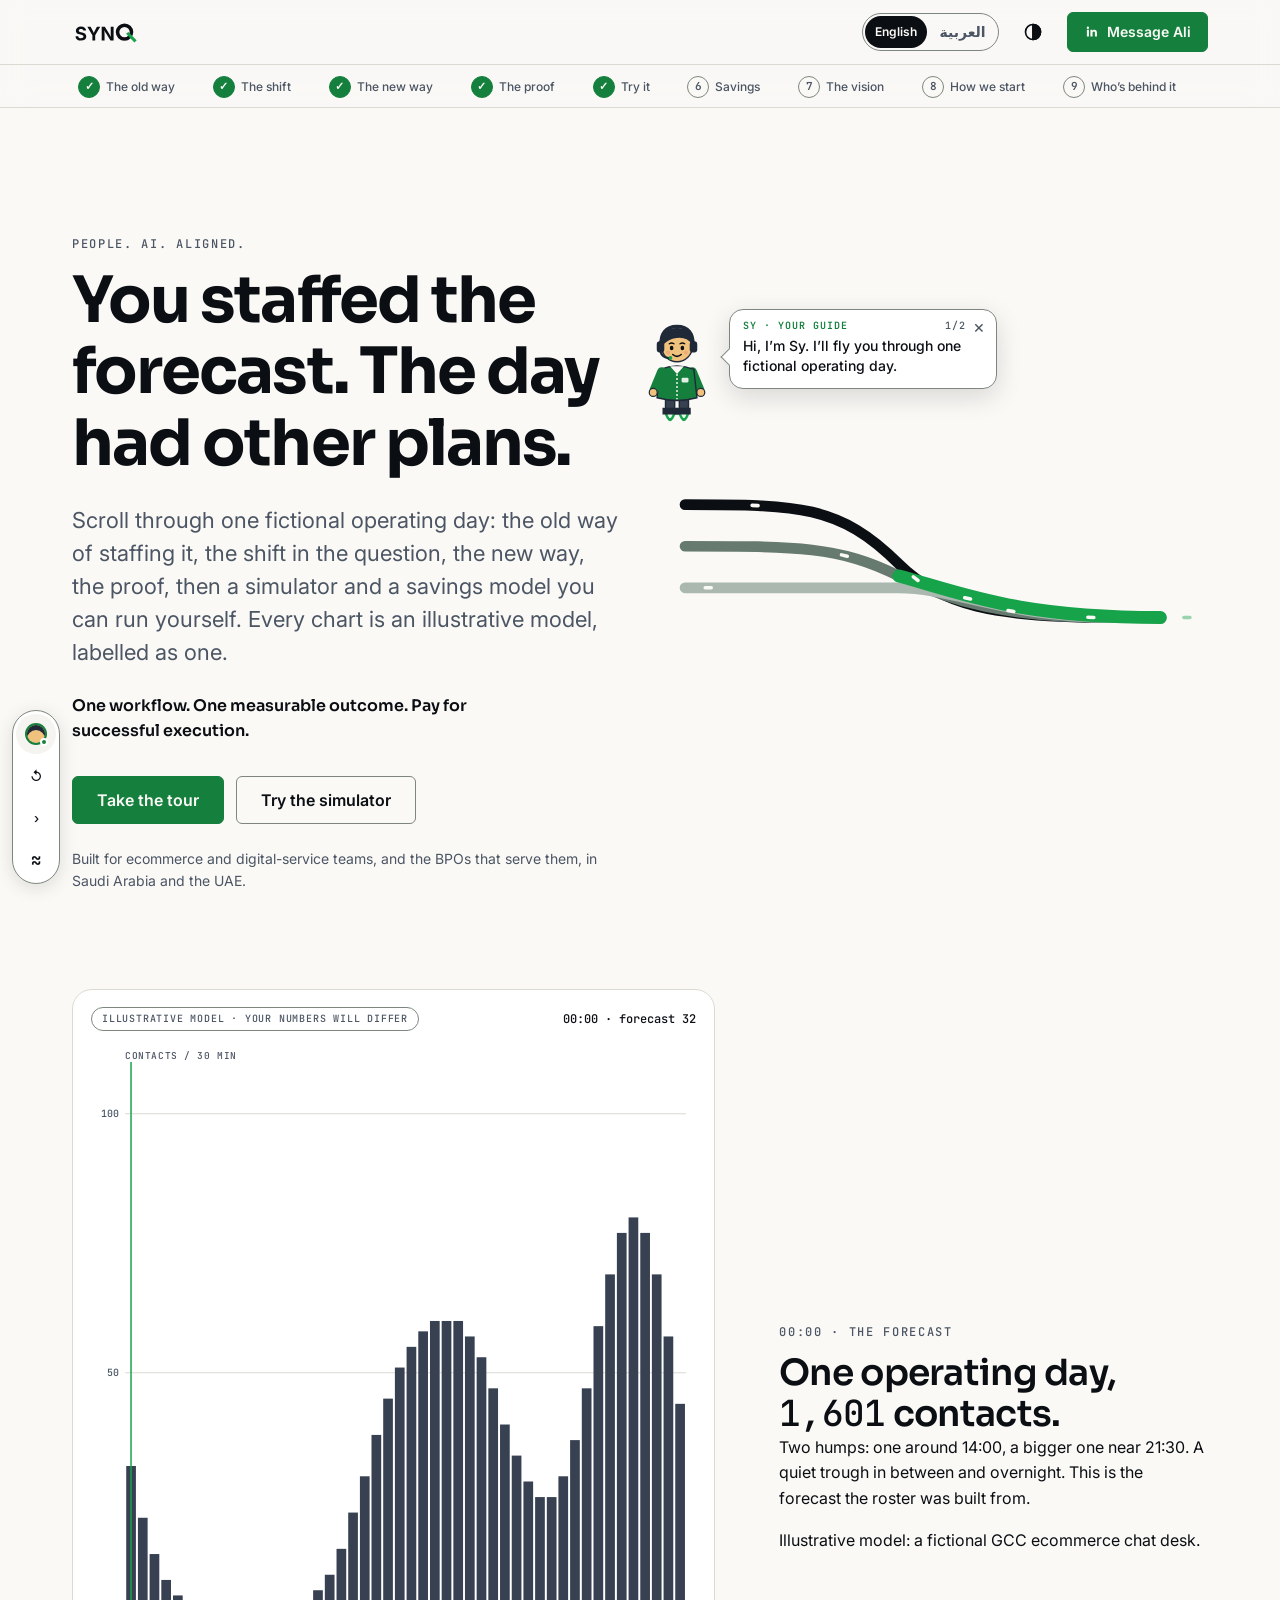
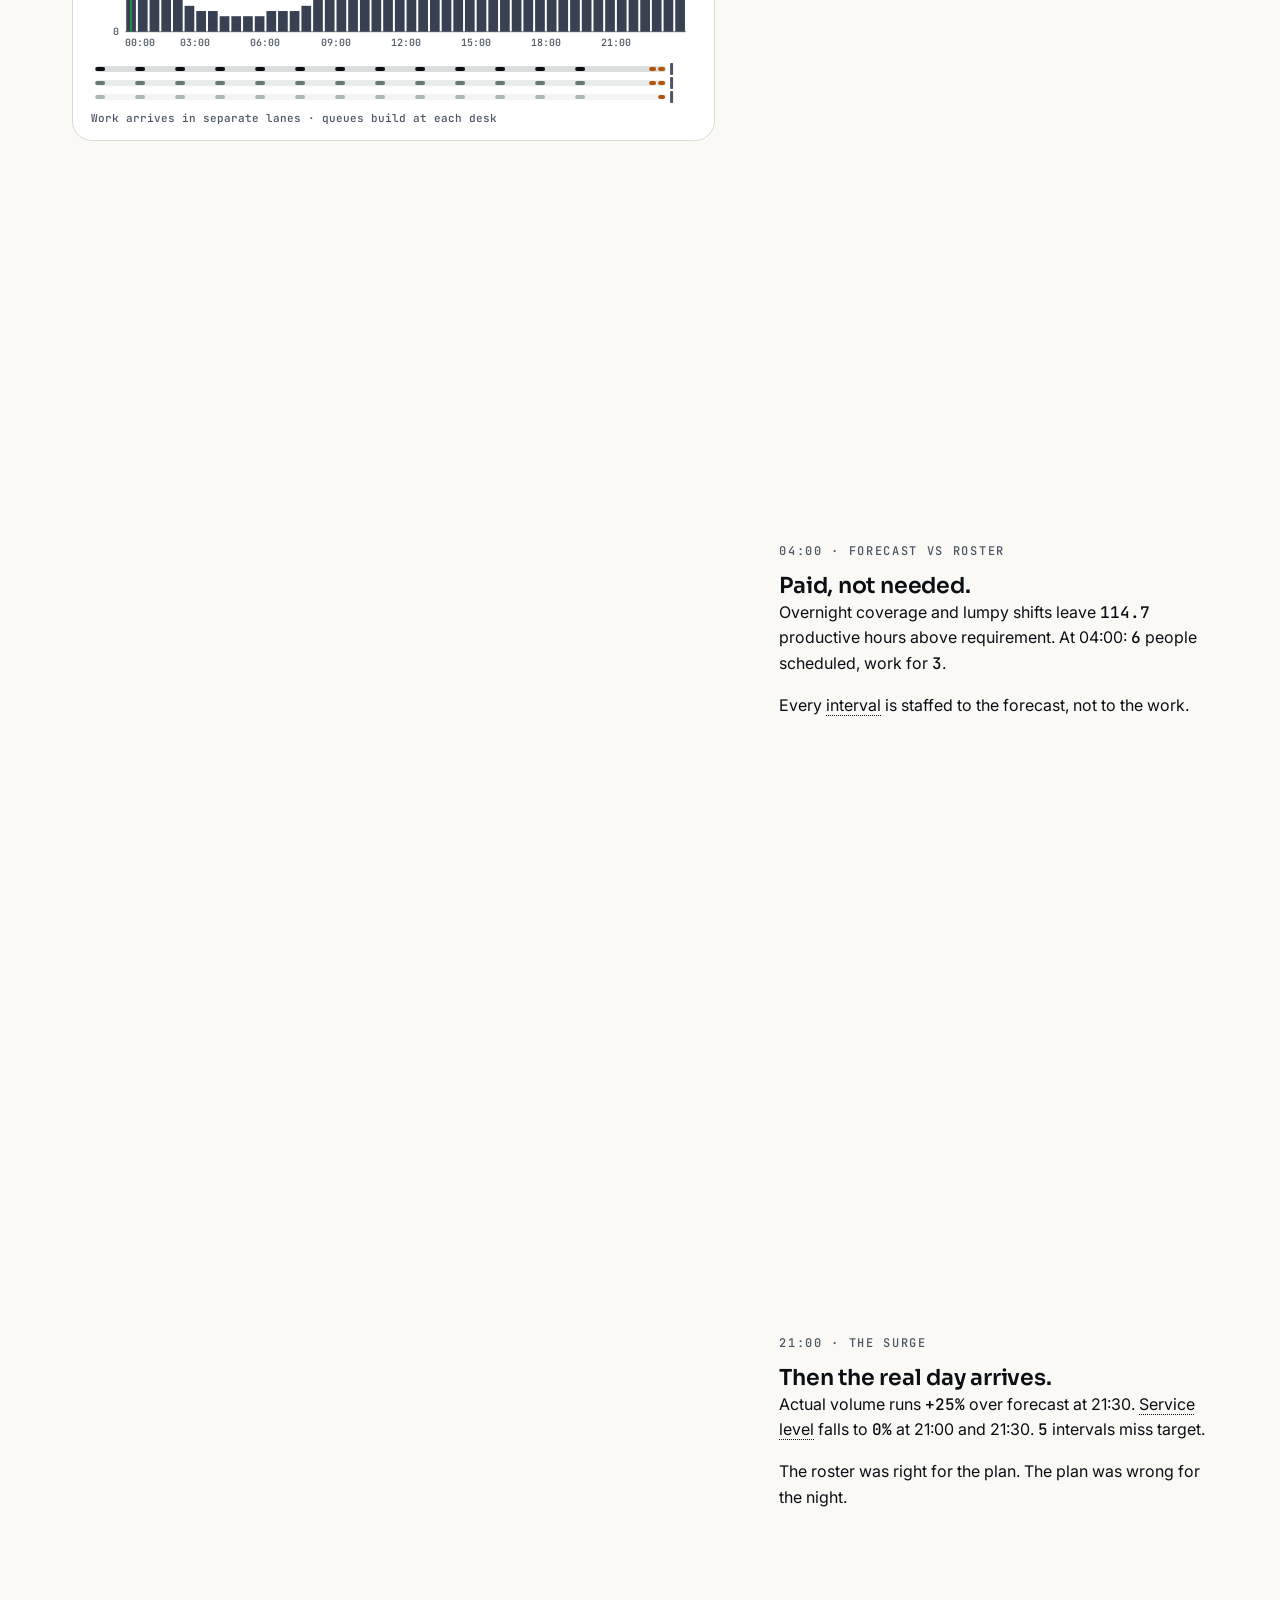
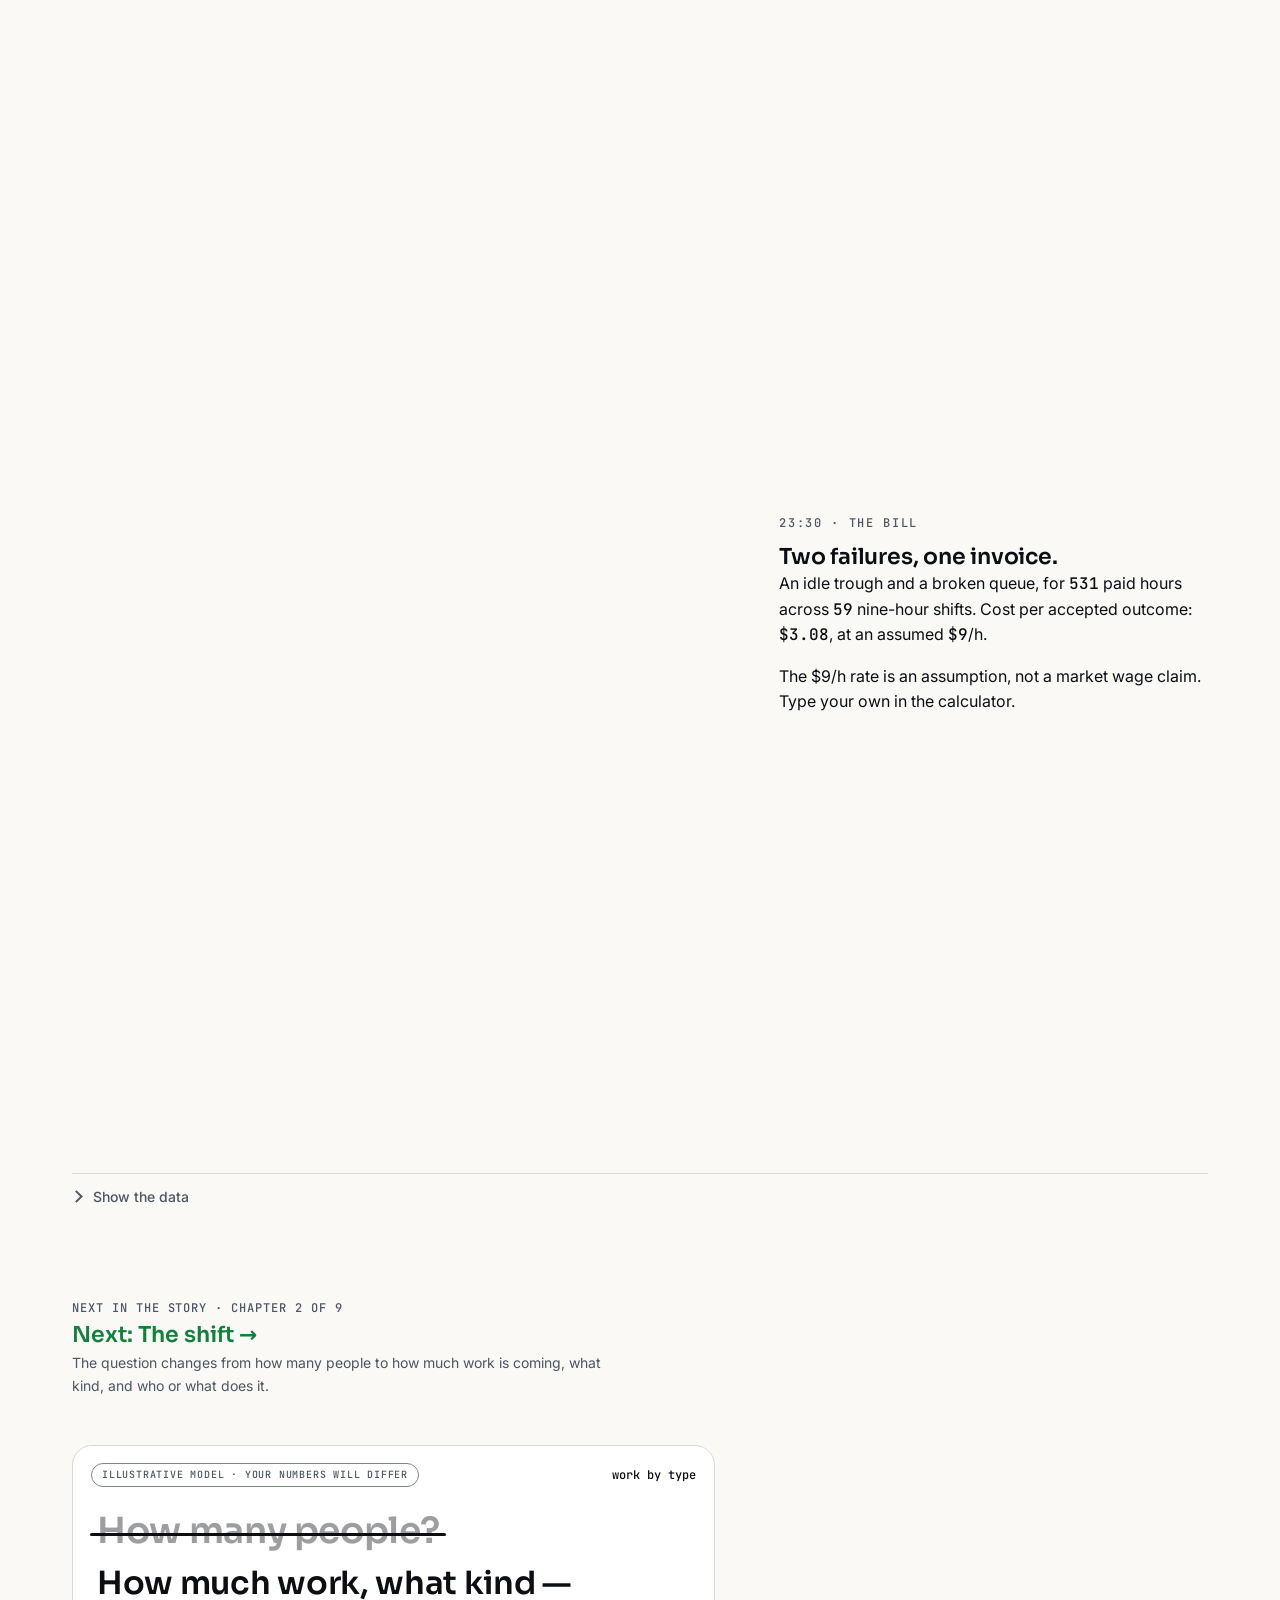
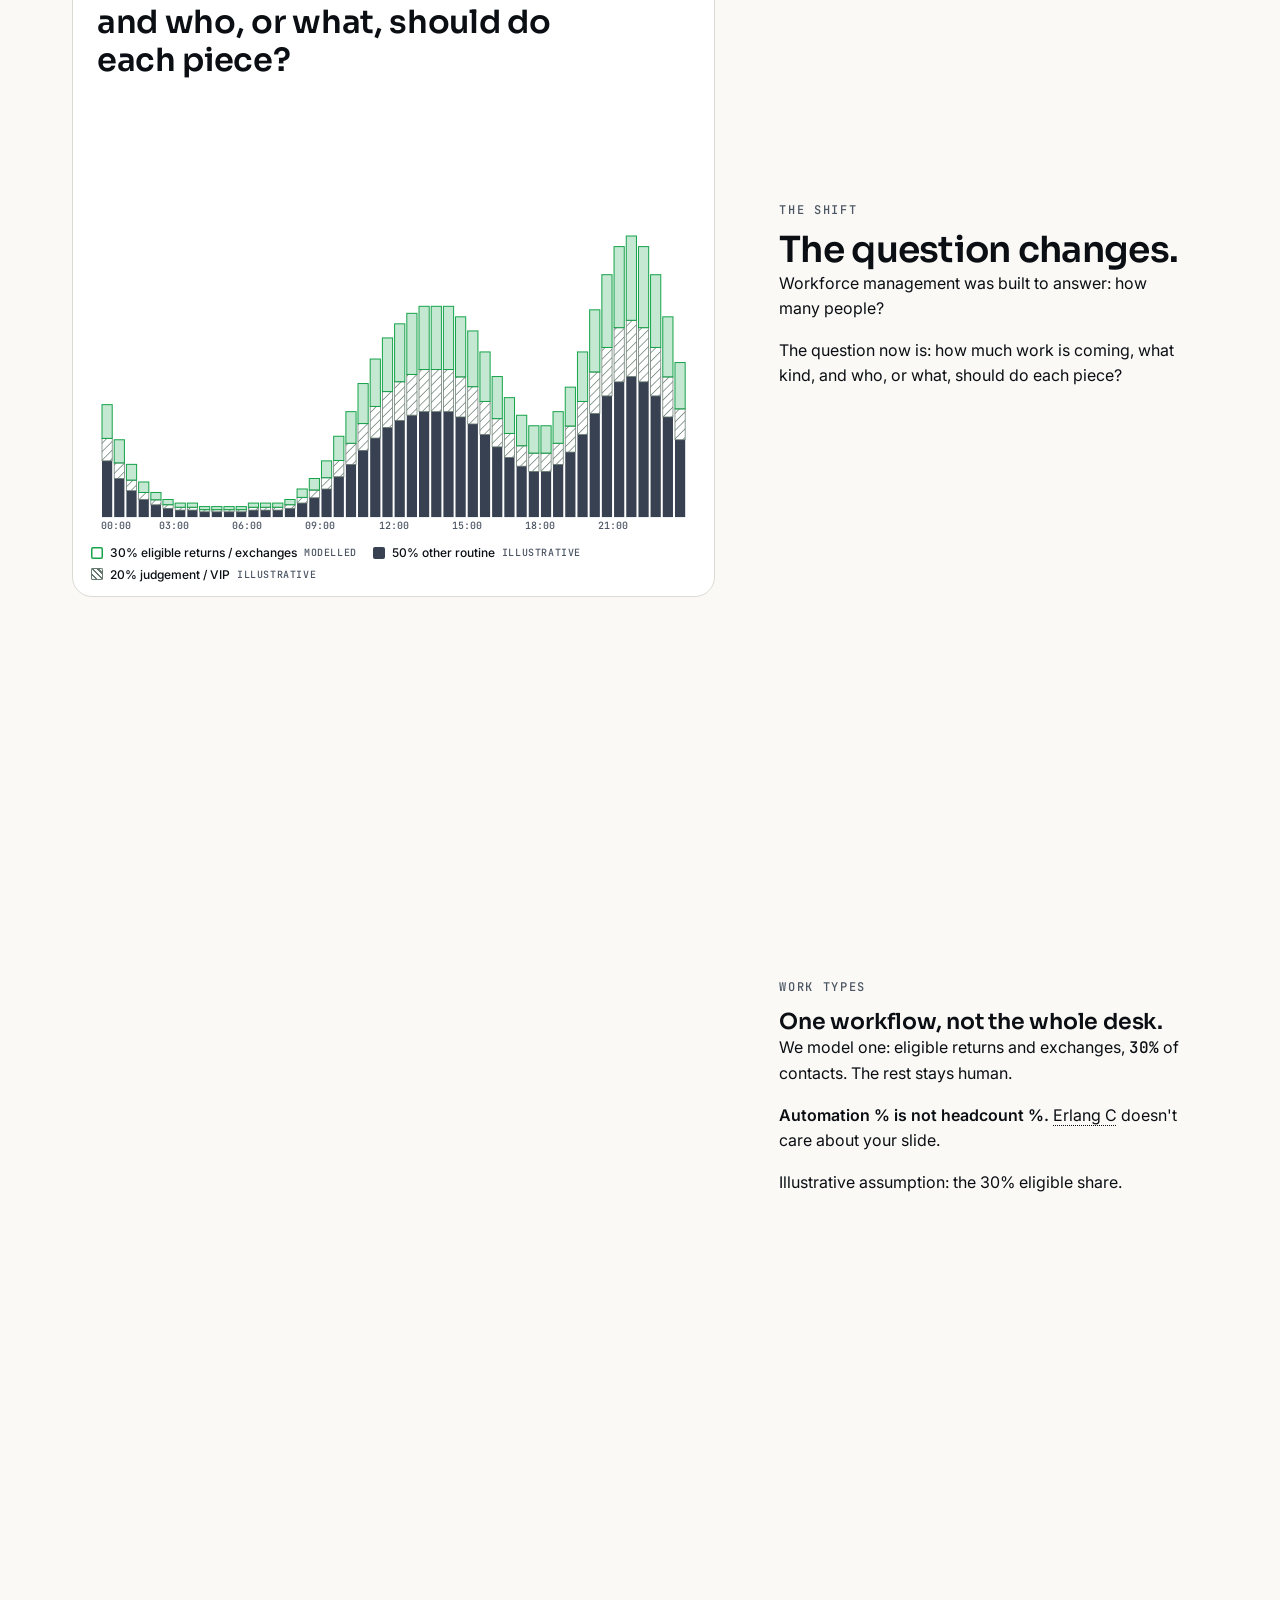
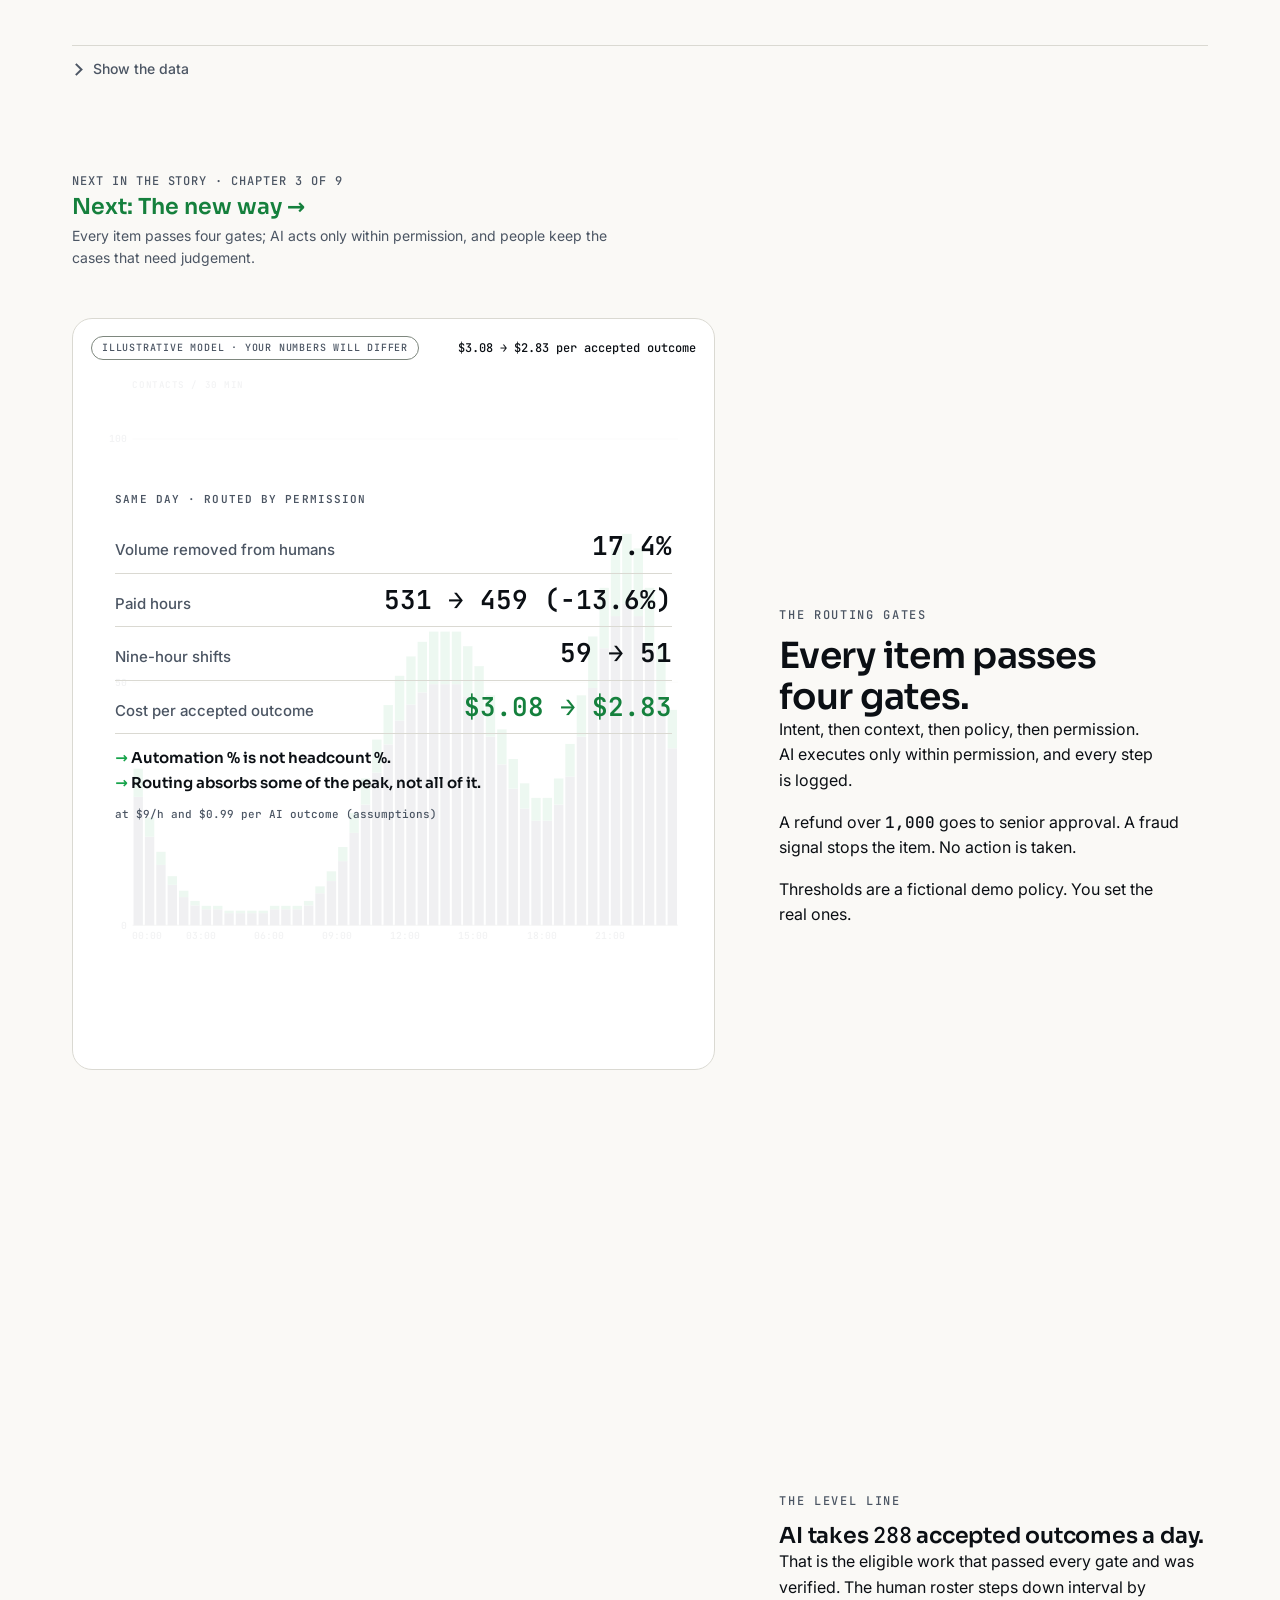
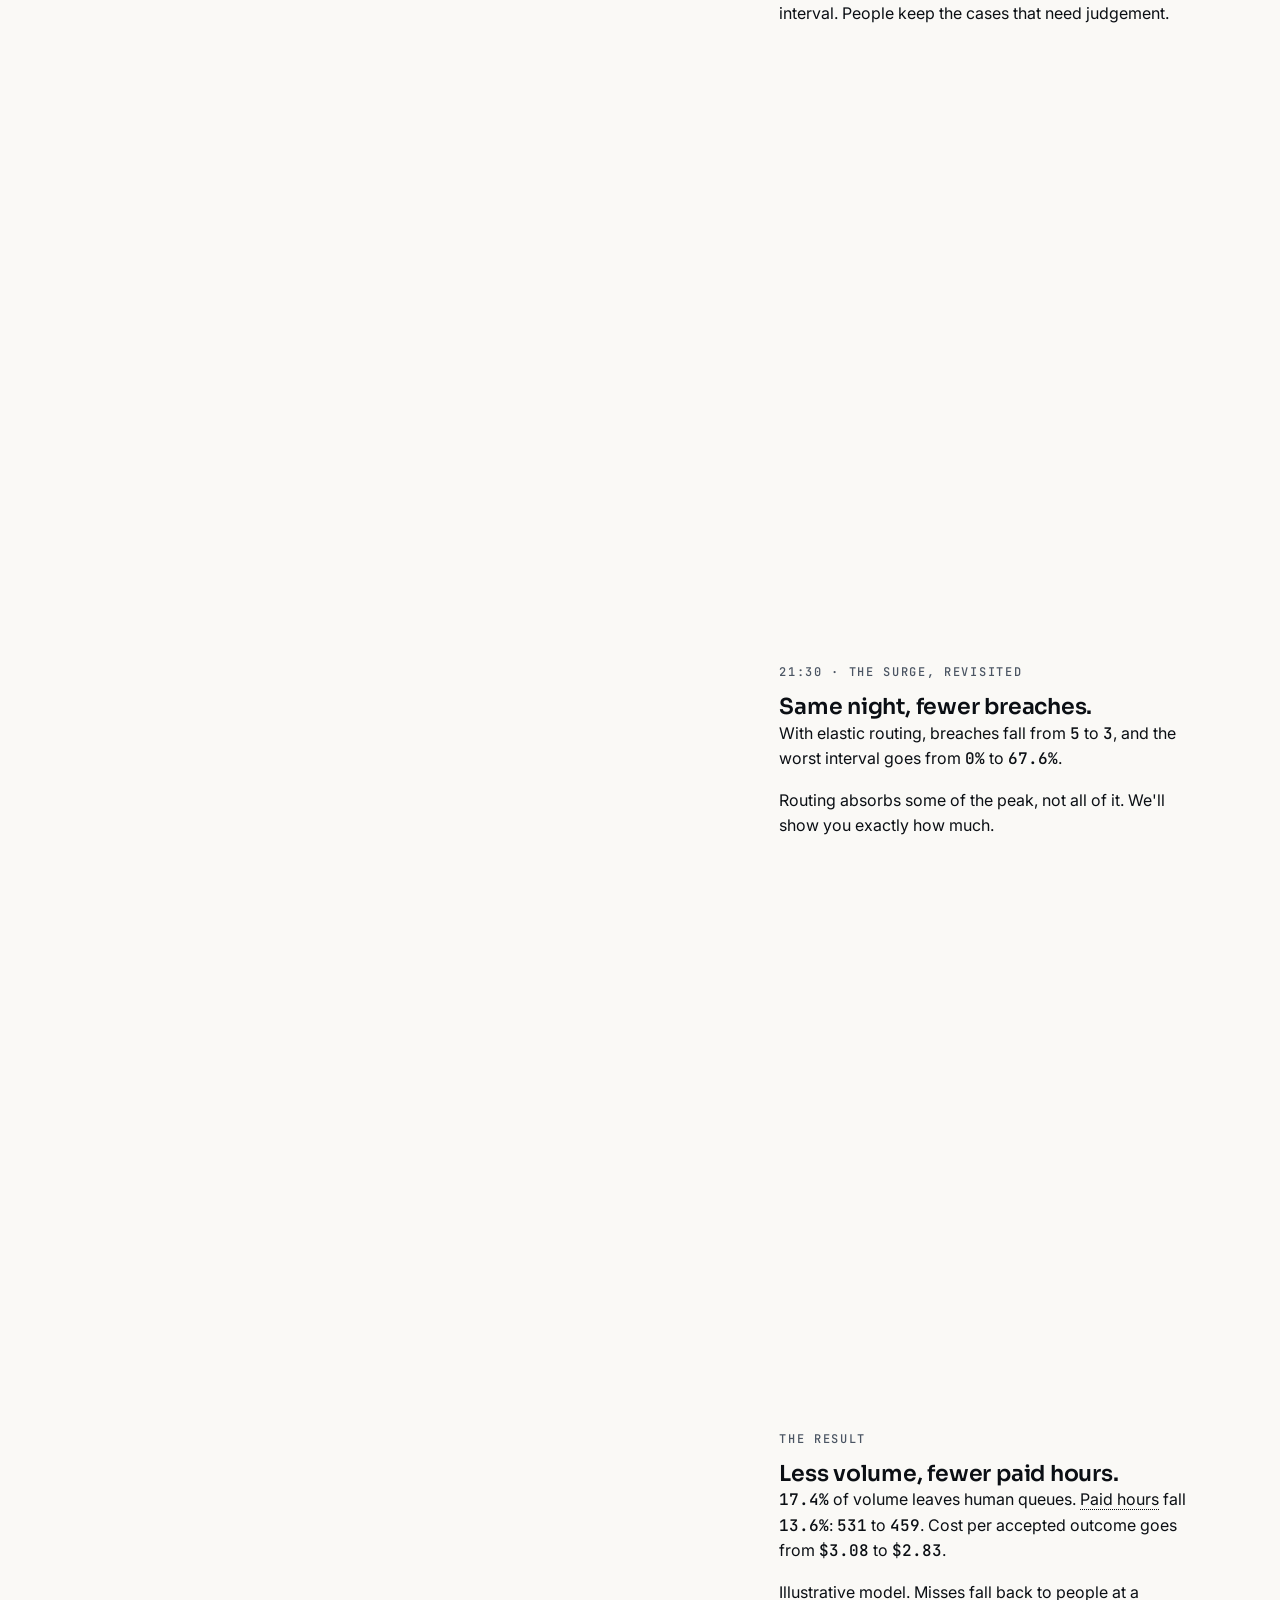
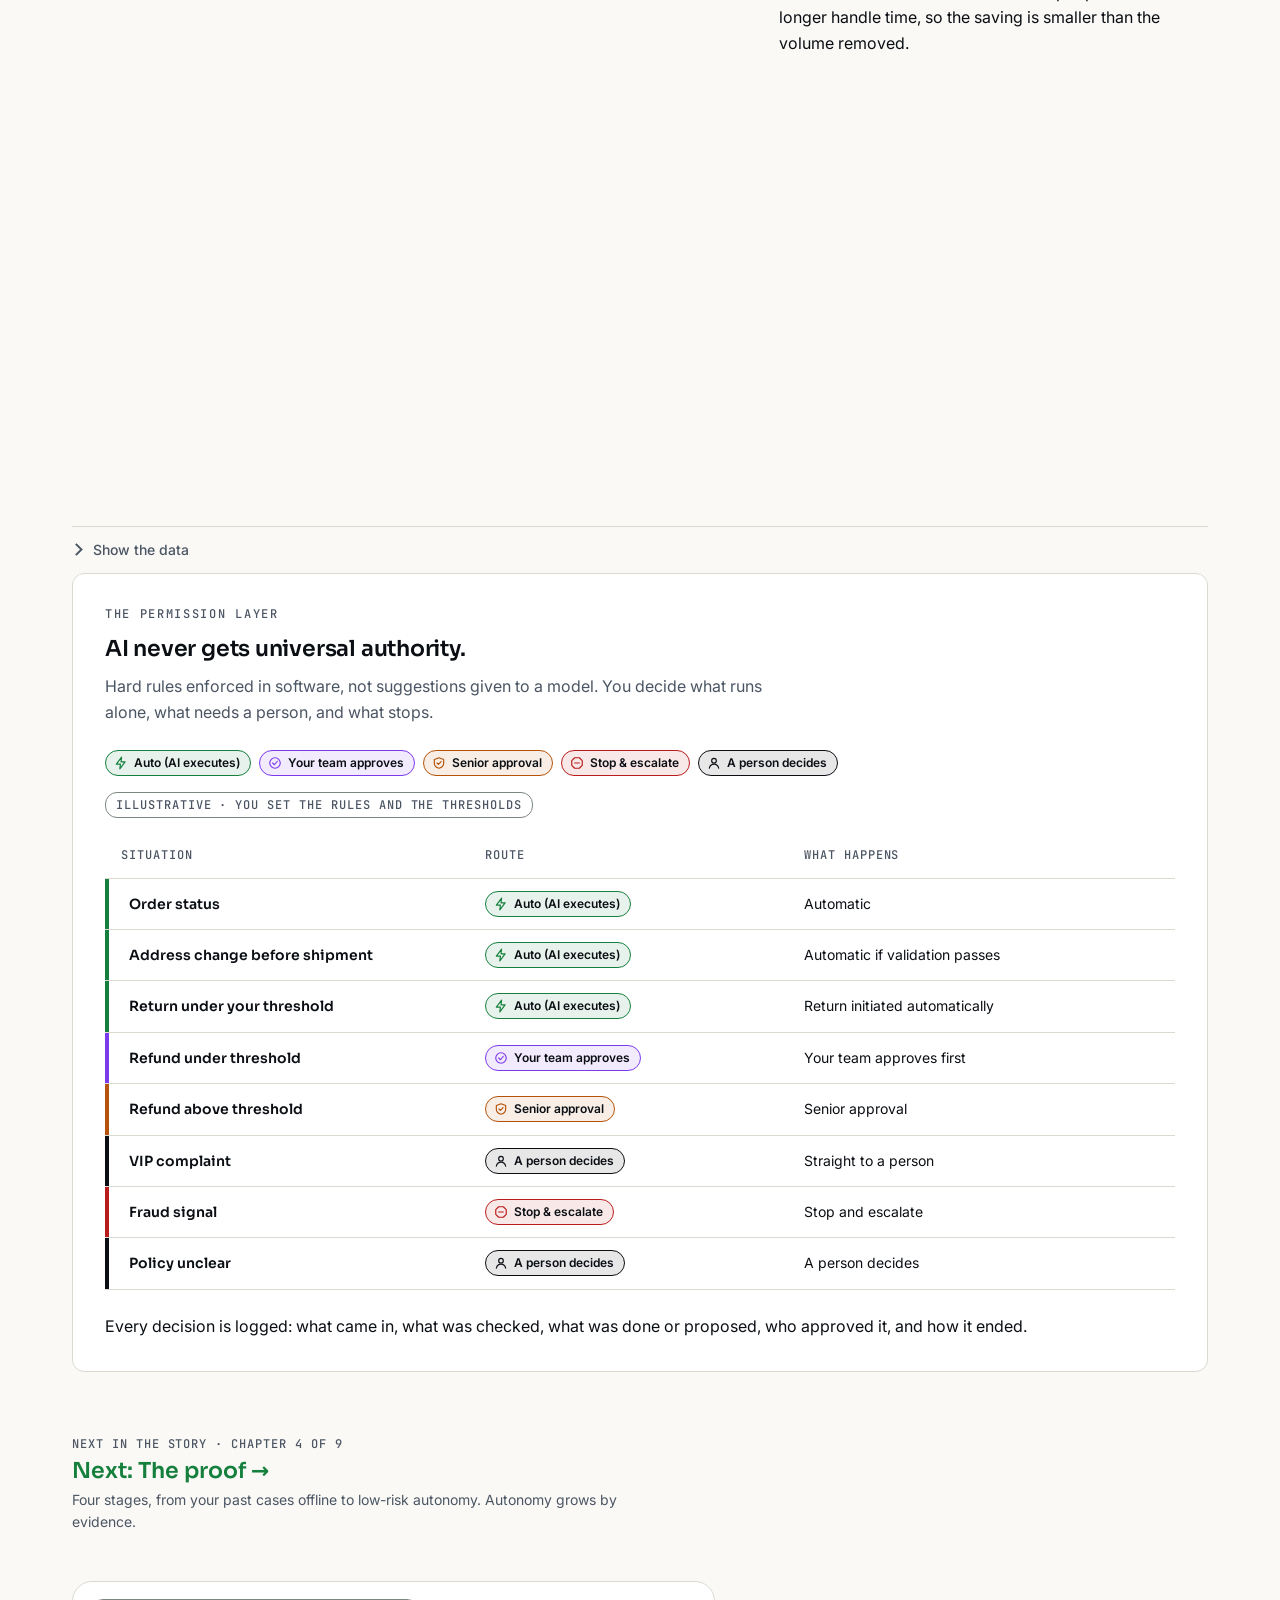
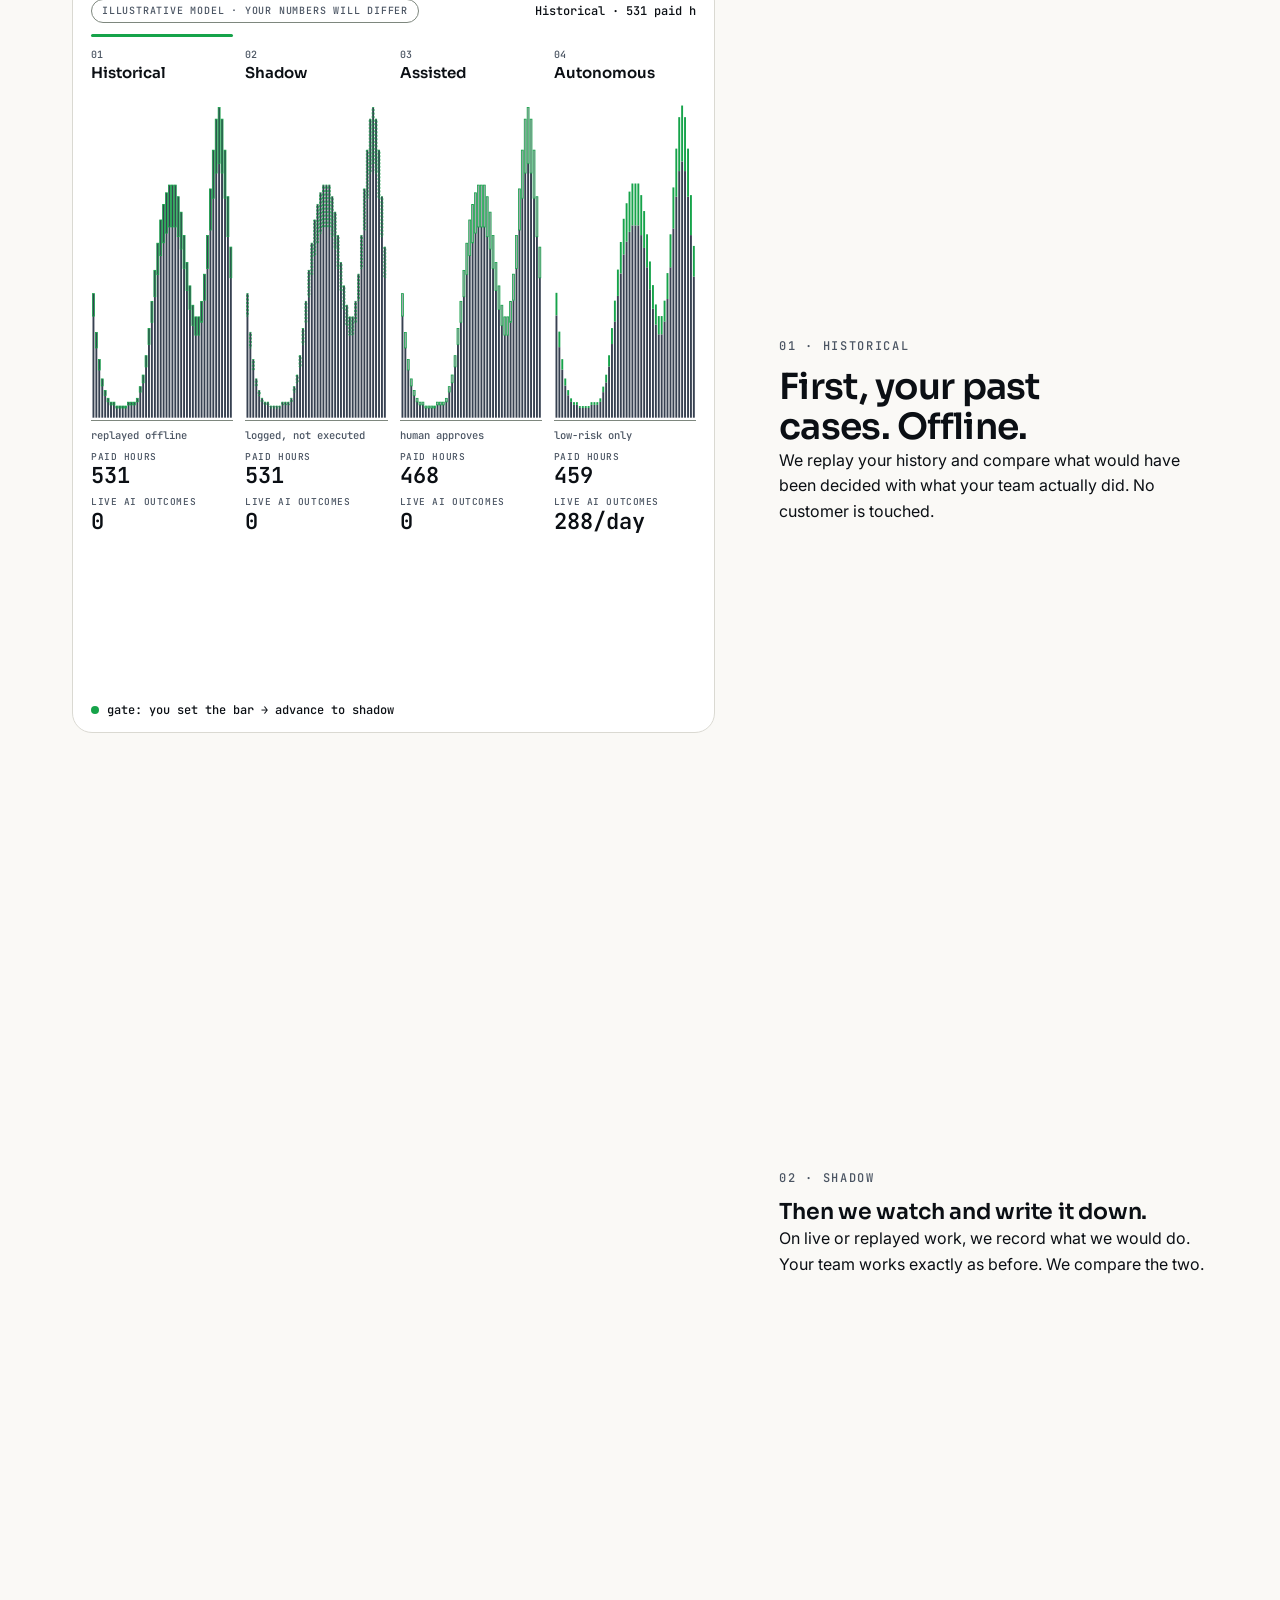
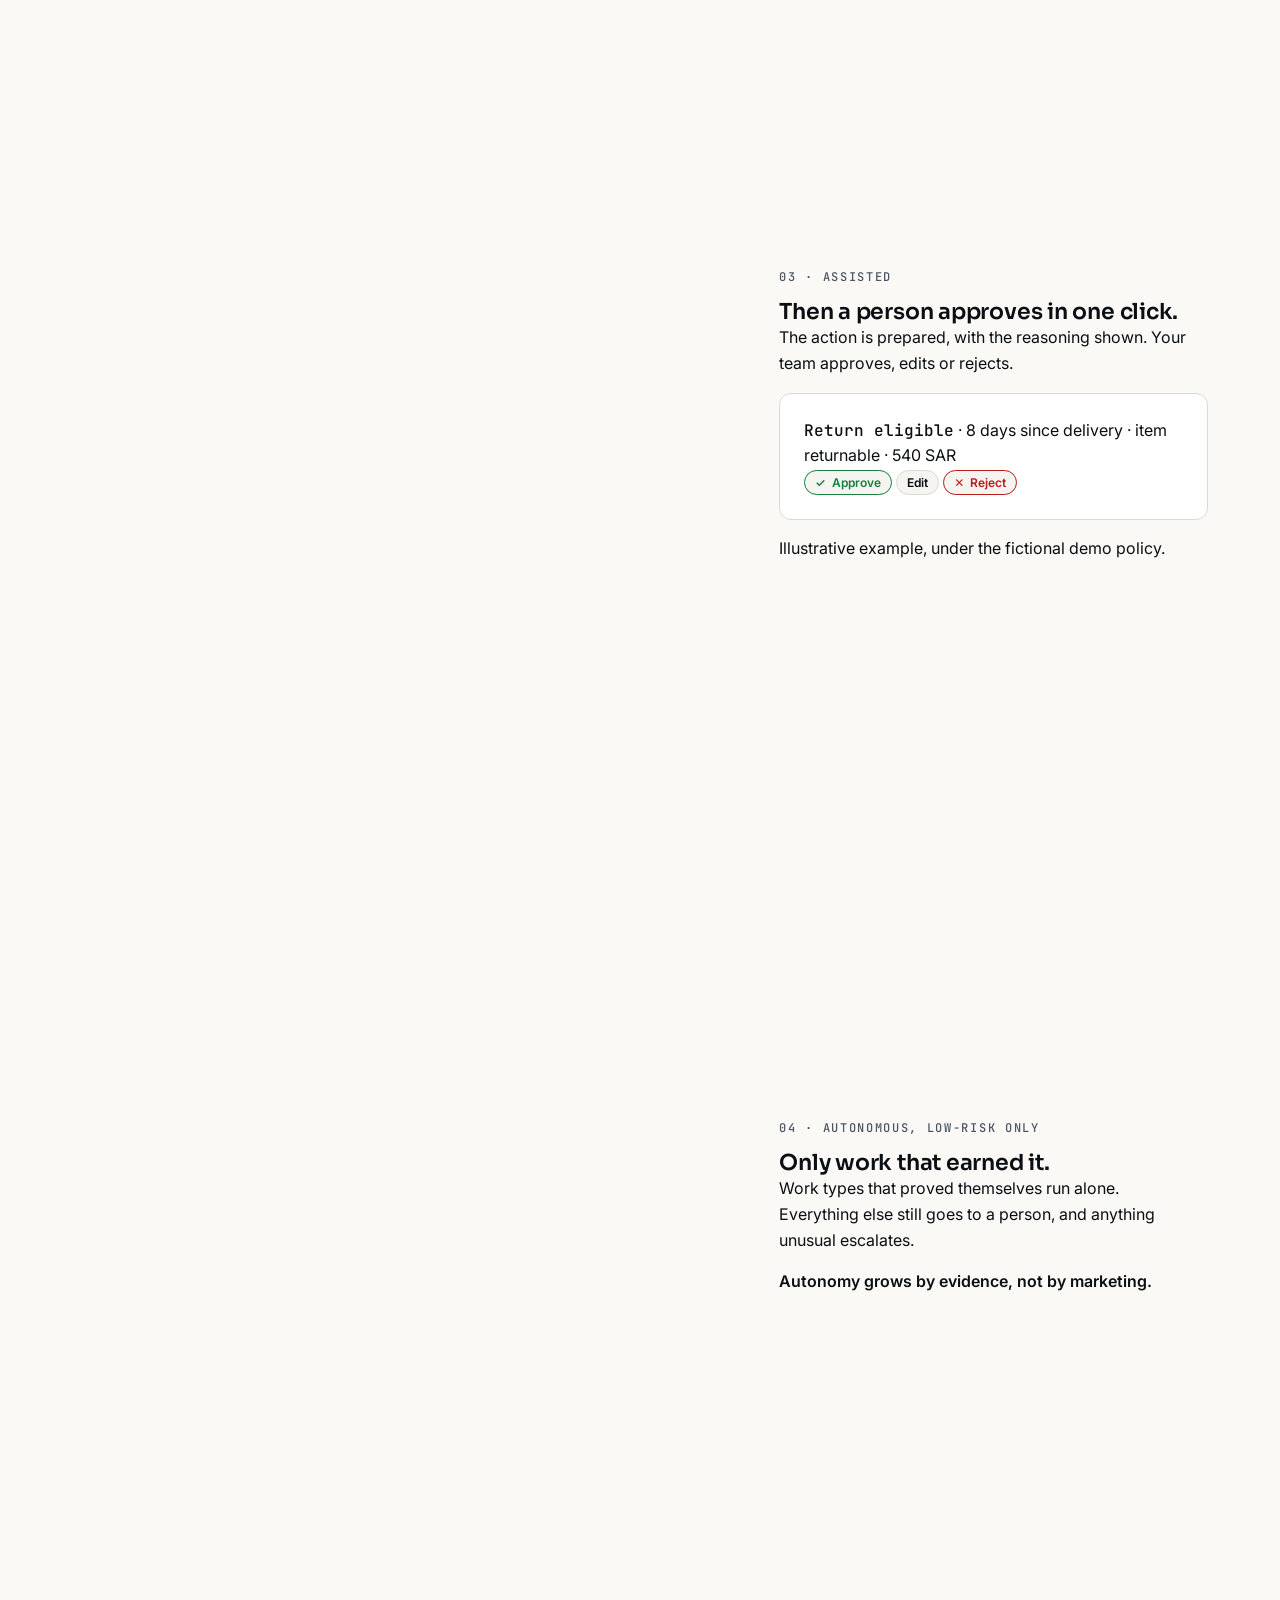
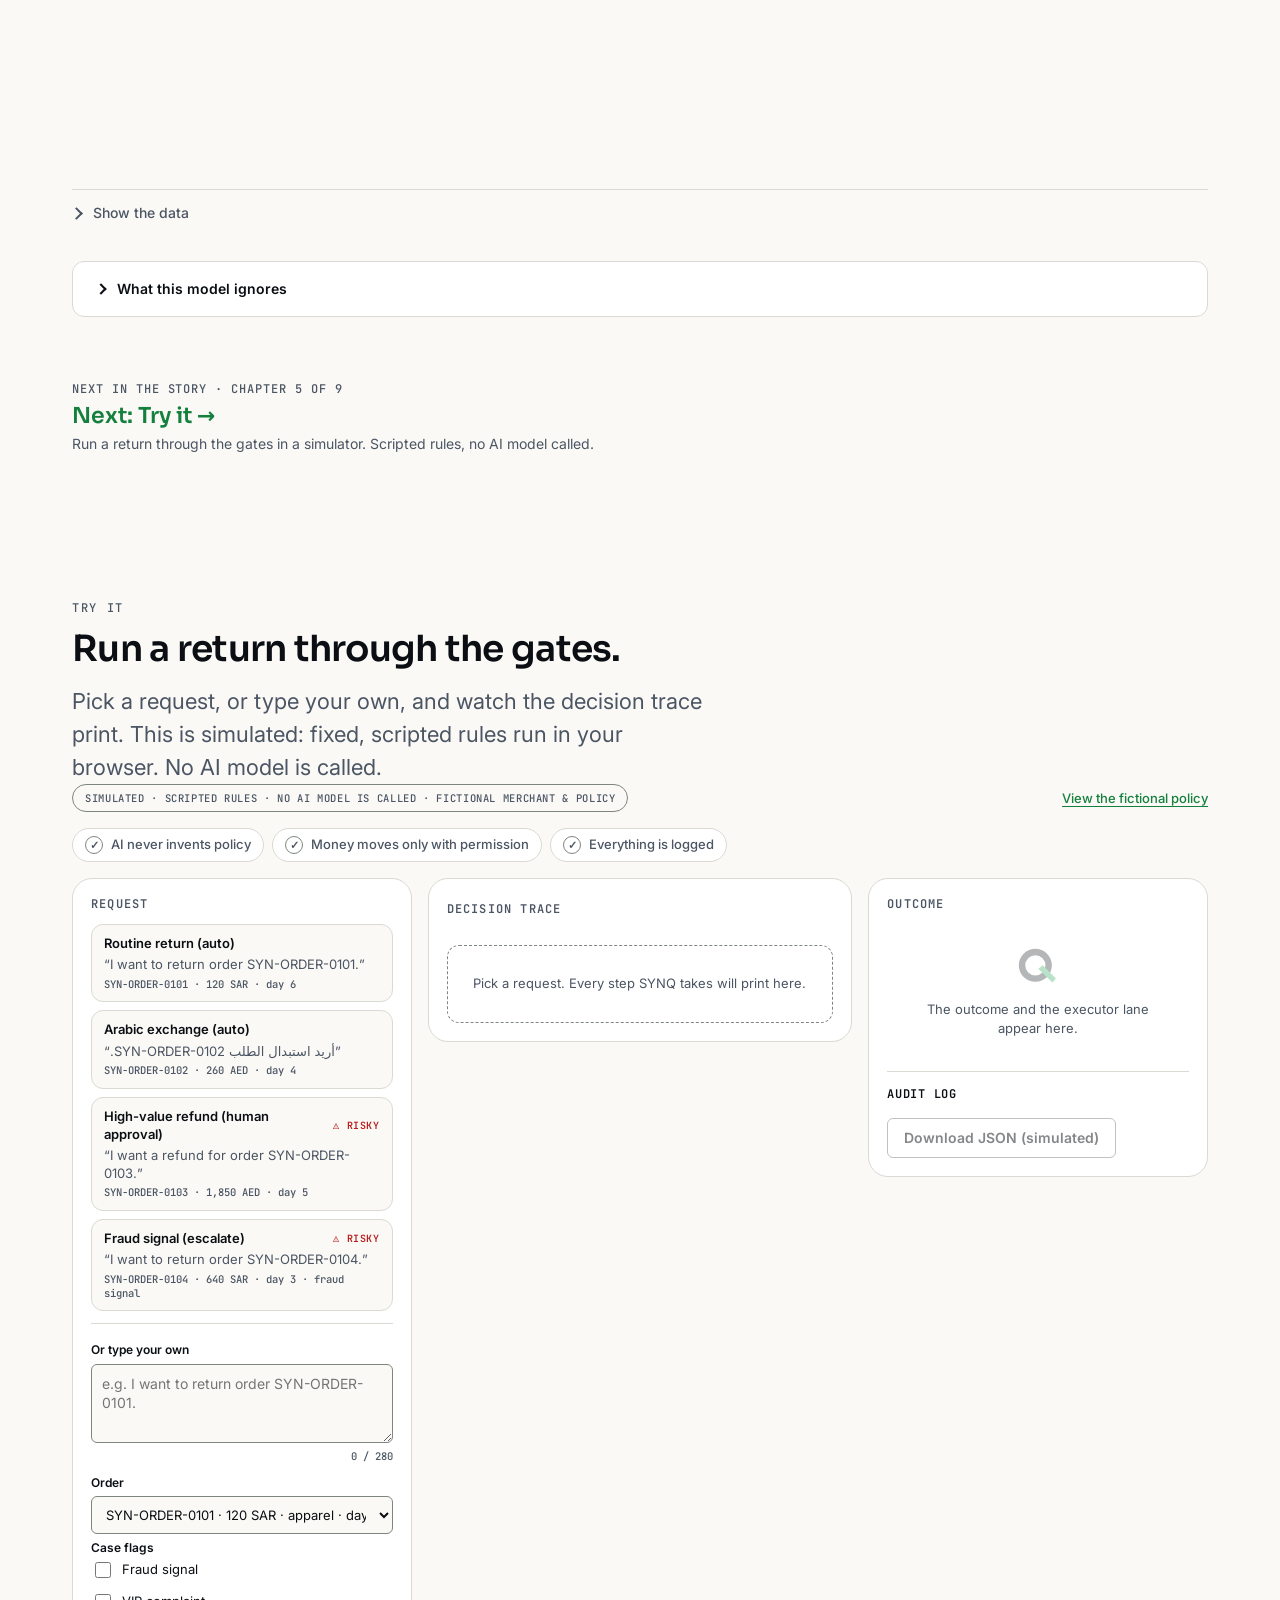
<file: index.html>
<!DOCTYPE html>
<html lang="en">
<head>
<meta charset="utf-8"><meta name="robots" content="noindex, nofollow">
<meta name="viewport" content="width=device-width, initial-scale=1">
<title data-i18n="home.meta.title">SYNQ — Outcome-based workflow operations for ecommerce teams</title>
<meta name="description" content="Give us one repetitive customer-service workflow, like returns. We run it through AI and your existing team, and you pay for successful outcomes. No rip-and-replace." data-i18n-attr="content:home.meta.desc">
<meta property="og:title" content="Work, resolved." data-i18n-attr="content:home.meta.ogTitle">
<meta property="og:description" content="Give us one repetitive customer-service workflow, like returns. We run it through AI and your existing team, and you pay for successful outcomes." data-i18n-attr="content:home.meta.ogDesc">
<meta property="og:type" content="website">
<meta name="color-scheme" content="light dark">
<link rel="icon" href="assets/synq_favicon.svg" type="image/svg+xml">
<script>/* inline, no defer: theme pre-paint */(function(){try{var t=localStorage.getItem('synq-theme');if(t)document.documentElement.dataset.theme=t;}catch(e){}})();</script>
<script>/* inline, no defer: language pre-paint */(function(){var d=document.documentElement,l='en';try{var m=/[?&]lang=(ar|en)(&|#|$)/.exec(location.search);if(m){l=m[1];try{localStorage.setItem('synq-lang',l)}catch(e){}}else{var s=null;try{s=localStorage.getItem('synq-lang')}catch(e){}l=s==='ar'||s==='en'?s:((navigator.language||'').toLowerCase().indexOf('ar')===0?'ar':'en')}}catch(e){}if(l!=='ar')return;d.lang='ar';d.dir='rtl';d.className+=' i18n-wait';var h=document.head||document.getElementsByTagName('head')[0],f=document.createElement('link');f.id='synq-font-ar';f.rel='stylesheet';f.href='https://fonts.googleapis.com/css2?family=IBM+Plex+Sans+Arabic:wght@400;500;600;700&display=swap';h.appendChild(f);var p=document.createElement('script');p.id='synq-pack-ar';p.src='js/i18n-ar.js';p.async=true;p.onerror=function(){window.__synqPackFail='ar';if(window.SYNQ_I18N)window.SYNQ_I18N._packLoaded('ar',false)};h.appendChild(p);setTimeout(function(){d.classList.remove('i18n-wait')},3000)})();</script>
<link rel="preconnect" href="https://fonts.googleapis.com"><link rel="preconnect" href="https://fonts.gstatic.com" crossorigin>
<link rel="stylesheet" href="https://fonts.googleapis.com/css2?family=Inter:wght@400;500;600;700&family=JetBrains+Mono:wght@400;500;600&family=Sora:wght@500;600;700&display=swap" media="print" onload="this.media='all'"><noscript><link rel="stylesheet" href="https://fonts.googleapis.com/css2?family=Inter:wght@400;500;600;700&family=JetBrains+Mono:wght@400;500;600&family=Sora:wght@500;600;700&display=swap"></noscript>
<link rel="stylesheet" href="css/tokens.css"><link rel="stylesheet" href="css/base.css">
<link rel="stylesheet" href="css/tour.css"><link rel="stylesheet" href="css/sim.css"><link rel="stylesheet" href="css/calc.css">
<link rel="stylesheet" href="css/story.css"><link rel="stylesheet" href="css/founder.css"><link rel="stylesheet" href="css/components.css">
<script defer src="js/i18n-en.js"></script>
<script defer src="js/i18n.js"></script>
<script defer src="js/site.js"></script>
<script defer src="js/story.js"></script>
<script defer src="js/founder.js"></script>
<script defer src="js/data/intervals.js"></script>
<script defer src="engine/model-engine.js"></script>
<script defer src="engine/simulator-engine.js"></script>
<script defer src="engine/scenarios.js"></script>
<script defer src="js/charts.js"></script>
<script defer src="js/tour.js"></script>
<script defer src="js/sim-ui.js"></script>
<script defer src="js/calc.js"></script>
<link rel="stylesheet" href="css/guide.css">
<link rel="stylesheet" href="css/rtl.css">
<script defer src="js/guide-script.js"></script>
<script defer src="js/guide.js"></script>
</head>
<body data-page="home">
<a class="skip-link" href="#main" data-i18n="chrome.skip">Skip to content</a>
<header class="site-header"><div class="wrap header-row">
  <a class="brand" href="index.html" aria-label="SYNQ home" data-i18n-attr="aria-label:chrome.home">
    <img class="logo logo-light" src="assets/synq_wordmark_color.svg" alt="SYNQ" width="96" height="30">
    <img class="logo logo-dark" src="assets/synq_wordmark_color_dark.svg" alt="" aria-hidden="true" width="96" height="30"></a>
  <output id="tour-clock" class="tour-clock" aria-hidden="true">00:00</output>
  <button id="theme-toggle" class="icon-btn" type="button" aria-label="Switch to dark theme" aria-pressed="false"><svg viewBox="0 0 24 24" width="18" height="18" fill="none" stroke="currentColor" stroke-width="2" stroke-linecap="round" stroke-linejoin="round" aria-hidden="true"><circle cx="12" cy="12" r="9"></circle><path d="M12 3v18" ></path><path d="M12 3a9 9 0 0 1 0 18z" fill="currentColor"></path></svg></button>
  <a class="btn btn-primary btn-sm header-cta" href="https://www.linkedin.com/in/3lyiihassan" target="_blank" rel="noopener noreferrer"><svg class="li-ico" viewBox="0 0 24 24" width="16" height="16" fill="currentColor" aria-hidden="true" focusable="false"><path d="M4.5 9h3.2v10.5H4.5zM6.1 4a1.9 1.9 0 1 1 0 3.8 1.9 1.9 0 0 1 0-3.8zM10 9h3v1.5c.5-.9 1.7-1.7 3.3-1.7 3.2 0 3.9 2.1 3.9 4.9v5.8H17v-5.1c0-1.2 0-2.8-1.7-2.8s-2 1.3-2 2.7v5.2H10z"/></svg><span class="hc-label" data-i18n="chrome.cta">Message Ali</span><span class="visually-hidden" data-i18n="chrome.cta.sr"> on LinkedIn (opens in a new tab)</span></a>
</div>
<nav class="story-rail" id="story-rail" aria-label="Story chapters" data-i18n-attr="aria-label:chrome.rail"></nav>
</header>

<main id="main">

<section id="hero" class="hero">
  <div class="wrap">
    <p class="eyebrow" data-i18n="home.hero.eyebrow">PEOPLE. AI. ALIGNED.</p>
    <h1 data-i18n="home.hero.h1">You staffed the forecast. The day had other plans.</h1>
    <p class="lede" data-i18n="home.hero.lede">Scroll through one fictional operating day: the old way of staffing it, the shift in the question, the new way, the proof, then a simulator and a savings model you can run yourself. Every chart is an illustrative model, labelled as one.</p>
    <p class="offer" data-i18n="home.hero.offer"><strong>One workflow. One measurable outcome. Pay for successful execution.</strong></p>
    <p class="hero-cta">
      <a class="btn btn-primary" href="#old-way" data-i18n="home.hero.tour">Take the tour</a>
      <a class="btn btn-secondary" href="#simulator" data-i18n="home.hero.sim">Try the simulator</a>
    </p>
    <p class="muted" data-i18n="home.hero.note">Built for ecommerce and digital-service teams, and the BPOs that serve them, in Saudi Arabia and the UAE.</p>
  </div>
  <div id="hero-visual" class="hero-visual" aria-hidden="true"></div>
</section>

<section id="old-way" class="chapter" data-chapter="old">
  <div class="chapter-inner">
    <div class="stage" id="stage-old" role="img" aria-label="Illustrative model of one operating day: 1,601 contacts in a double-hump pattern; 114.7 idle productive hours overnight; a 25% surge at 21:30 drops service level to 0% at 21:00 and 21:30 and breaks target in 5 intervals; 531 paid hours across 59 nine-hour shifts."></div>
    <div class="steps">
      <article class="step" data-step="0">
        <p class="eyebrow" data-i18n="home.old.s0.eyebrow">00:00 · THE FORECAST</p>
        <h2 data-i18n="home.old.s0.h2">One operating day, <span class="num">1,601</span> contacts.</h2>
        <p data-i18n="home.old.s0.p1">Two humps: one around 14:00, a bigger one near 21:30. A quiet trough in between and overnight. This is the forecast the roster was built from.</p>
        <p class="muted" data-i18n="home.old.s0.note">Illustrative model: a fictional GCC ecommerce chat desk.</p>
      </article>
      <article class="step" data-step="1">
        <p class="eyebrow" data-i18n="home.old.s1.eyebrow">04:00 · FORECAST VS ROSTER</p>
        <h3 data-i18n="home.old.s1.h3">Paid, not needed.</h3>
        <p data-i18n="home.old.s1.p1">Overnight coverage and lumpy shifts leave <span class="num">114.7</span> productive hours above requirement. At 04:00: <span class="num">6</span> people scheduled, work for <span class="num">3</span>.</p>
        <p data-i18n="home.old.s1.p2">Every <abbr class="term" title="A half-hour block of the day. Forecasts, rosters and service level are all measured per interval." data-i18n-attr="title:term.interval" tabindex="0">interval</abbr> is staffed to the forecast, not to the work.</p>
      </article>
      <article class="step" data-step="2">
        <p class="eyebrow" data-i18n="home.old.s2.eyebrow">21:00 · THE SURGE</p>
        <h3 data-i18n="home.old.s2.h3">Then the real day arrives.</h3>
        <p data-i18n="home.old.s2.p1">Actual volume runs <span class="num">+25%</span> over forecast at 21:30. <abbr class="term" title="Share of contacts answered within the target time. This model uses 80% within 60 seconds." data-i18n-attr="title:term.sl" tabindex="0">Service level</abbr> falls to <span class="num">0%</span> at 21:00 and 21:30. <span class="num">5</span> intervals miss target.</p>
        <p data-i18n="home.old.s2.p2">The roster was right for the plan. The plan was wrong for the night.</p>
      </article>
      <article class="step" data-step="3">
        <p class="eyebrow" data-i18n="home.old.s3.eyebrow">23:30 · THE BILL</p>
        <h3 data-i18n="home.old.s3.h3">Two failures, one invoice.</h3>
        <p data-i18n="home.old.s3.p1">An idle trough and a broken queue, for <span class="num">531</span> paid hours across <span class="num">59</span> nine-hour shifts. Cost per accepted outcome: <span class="num">$3.08</span>, at an assumed <span class="num">$9</span>/h.</p>
        <p class="muted" data-i18n="home.old.s3.note">The $9/h rate is an assumption, not a market wage claim. Type your own in the calculator.</p>
      </article>
    </div>
  </div>
  <details class="data-table"><summary data-i18n="common.showData">Show the data</summary><div class="data-table-mount" data-for="old"></div></details>
</section>

<section id="shift" class="chapter" data-chapter="shift">
  <div class="chapter-inner">
    <div class="stage" id="stage-shift" role="img" aria-label="Illustrative model: the same day split by work type. 30% of contacts are eligible returns and exchanges, the one workflow modelled. The rest stays with people."></div>
    <div class="steps">
      <article class="step" data-step="0">
        <p class="eyebrow" data-i18n="home.shift.s0.eyebrow">THE SHIFT</p>
        <h2 data-i18n="home.shift.s0.h2">The question changes.</h2>
        <p data-i18n="home.shift.s0.p1">Workforce management was built to answer: how many people?</p>
        <p data-i18n="home.shift.s0.p2">The question now is: how much work is coming, what kind, and who, or what, should do each piece?</p>
      </article>
      <article class="step" data-step="1">
        <p class="eyebrow" data-i18n="home.shift.s1.eyebrow">WORK TYPES</p>
        <h3 data-i18n="home.shift.s1.h3">One workflow, not the whole desk.</h3>
        <p data-i18n="home.shift.s1.p1">We model one: eligible returns and exchanges, <span class="num">30%</span> of contacts. The rest stays human.</p>
        <p data-i18n="home.shift.s1.p2"><strong>Automation % is not headcount %.</strong> <abbr class="term" title="Method for sizing a queue: given contacts, handle time and a target, how many agents are needed. Erlang C is the standard model." data-i18n-attr="title:term.erlang" tabindex="0">Erlang C</abbr> doesn't care about your slide.</p>
        <p class="muted" data-i18n="home.shift.s1.note">Illustrative assumption: the 30% eligible share.</p>
      </article>
    </div>
  </div>
</section>

<section id="new-way" class="chapter" data-chapter="new">
  <div class="chapter-inner">
    <div class="stage" id="stage-new" role="img" aria-label="Illustrative model: with AI accepting 288 outcomes a day, 17.4% of volume leaves the human queue, paid hours fall from 531 to 459 (minus 13.6%), and surge-day service-level breaches fall from 5 to 3 with elastic routing, worst interval from 0% to 67.6%."></div>
    <div class="steps">
      <article class="step" data-step="0">
        <p class="eyebrow" data-i18n="home.new.s0.eyebrow">THE ROUTING GATES</p>
        <h2 data-i18n="home.new.s0.h2">Every item passes four gates.</h2>
        <p data-i18n="home.new.s0.p1">Intent, then context, then policy, then permission. AI executes only within permission, and every step is logged.</p>
        <p data-i18n="home.new.s0.p2">A refund over <span class="num">1,000</span> goes to senior approval. A fraud signal stops the item. No action is taken.</p>
        <p class="muted" data-i18n="home.new.s0.note">Thresholds are a fictional demo policy. You set the real ones.</p>
      </article>
      <article class="step" data-step="1">
        <p class="eyebrow" data-i18n="home.new.s1.eyebrow">THE LEVEL LINE</p>
        <h3 data-i18n="home.new.s1.h3">AI takes <span class="num">288</span> accepted outcomes a day.</h3>
        <p data-i18n="home.new.s1.p1">That is the eligible work that passed every gate and was verified. The human roster steps down interval by interval. People keep the cases that need judgement.</p>
      </article>
      <article class="step" data-step="2">
        <p class="eyebrow" data-i18n="home.new.s2.eyebrow">21:30 · THE SURGE, REVISITED</p>
        <h3 data-i18n="home.new.s2.h3">Same night, fewer breaches.</h3>
        <p data-i18n="home.new.s2.p1">With elastic routing, breaches fall from <span class="num">5</span> to <span class="num">3</span>, and the worst interval goes from <span class="num">0%</span> to <span class="num">67.6%</span>.</p>
        <p data-i18n="home.new.s2.p2">Routing absorbs some of the peak, not all of it. We'll show you exactly how much.</p>
      </article>
      <article class="step" data-step="3">
        <p class="eyebrow" data-i18n="home.new.s3.eyebrow">THE RESULT</p>
        <h3 data-i18n="home.new.s3.h3">Less volume, fewer paid hours.</h3>
        <p data-i18n="home.new.s3.p1"><span class="num">17.4%</span> of volume leaves human queues. <abbr class="term" title="Hours you pay for, including breaks, training and absence, not only time spent handling contacts." data-i18n-attr="title:term.paid" tabindex="0">Paid hours</abbr> fall <span class="num">13.6%</span>: <span class="num">531</span> to <span class="num">459</span>. Cost per accepted outcome goes from <span class="num">$3.08</span> to <span class="num">$2.83</span>.</p>
        <p class="muted" data-i18n="home.new.s3.note">Illustrative model. Misses fall back to people at a longer handle time, so the saving is smaller than the volume removed.</p>
      </article>
    </div>
  </div>
  <div class="wrap">
    <details class="data-table"><summary data-i18n="common.showData">Show the data</summary><div class="data-table-mount" data-for="new"></div></details>
    <div class="card permission-layer">
      <p class="eyebrow" data-i18n="home.perm.eyebrow">THE PERMISSION LAYER</p>
      <h3 data-i18n="home.perm.h3">AI never gets universal authority.</h3>
      <p data-i18n="home.perm.p1">Hard rules enforced in software, not suggestions given to a model. You decide what runs alone, what needs a person, and what stops.</p>
      <svg width="0" height="0" style="position:absolute" aria-hidden="true" focusable="false"><defs>
        <symbol id="ri-auto" viewBox="0 0 24 24"><path d="M13 2 4 14h7l-1 8 9-12h-7z"/></symbol>
        <symbol id="ri-team" viewBox="0 0 24 24"><circle cx="12" cy="12" r="9"/><path d="m8 12 3 3 5-6"/></symbol>
        <symbol id="ri-senior" viewBox="0 0 24 24"><path d="M12 3 4 6v6c0 5 3.5 8 8 9 4.5-1 8-4 8-9V6z"/><path d="m8.5 12 2.5 2.5 4.500-5"/></symbol>
        <symbol id="ri-stop" viewBox="0 0 24 24"><path d="M8 3h8l5 5v8l-5 5H8l-5-5V8z"/><path d="M8 12h8"/></symbol>
        <symbol id="ri-person" viewBox="0 0 24 24"><circle cx="12" cy="8" r="4"/><path d="M4 21c1-5 4-7 8-7s7 2 8 7"/></symbol>
      </defs></svg>
      <ul class="route-legend" aria-label="Route key" data-i18n-attr="aria-label:home.perm.routeKey">
        <li><span class="route route--auto"><svg viewBox="0 0 24 24" aria-hidden="true"><use href="#ri-auto"/></svg><span data-i18n="home.perm.route.auto">Auto (AI executes)</span></span></li>
        <li><span class="route route--team"><svg viewBox="0 0 24 24" aria-hidden="true"><use href="#ri-team"/></svg><span data-i18n="home.perm.route.team">Your team approves</span></span></li>
        <li><span class="route route--senior"><svg viewBox="0 0 24 24" aria-hidden="true"><use href="#ri-senior"/></svg><span data-i18n="home.perm.route.senior">Senior approval</span></span></li>
        <li><span class="route route--stop"><svg viewBox="0 0 24 24" aria-hidden="true"><use href="#ri-stop"/></svg><span data-i18n="home.perm.route.stop">Stop &amp; escalate</span></span></li>
        <li><span class="route route--person"><svg viewBox="0 0 24 24" aria-hidden="true"><use href="#ri-person"/></svg><span data-i18n="home.perm.route.person">A person decides</span></span></li>
      </ul>
      <p class="stamp" data-i18n="home.perm.stamp">ILLUSTRATIVE · you set the rules and the thresholds</p>
      <table class="matrix">
        <caption class="visually-hidden" data-i18n="home.perm.caption">Illustrative permission rules: each situation and the route it takes</caption>
        <thead><tr><th scope="col" data-i18n="home.perm.th.sit">Situation</th><th scope="col" data-i18n="home.perm.th.route">Route</th><th scope="col" data-i18n="home.perm.th.what">What happens</th></tr></thead>
        <tbody>
          <tr data-route="auto"><th scope="row" data-i18n="home.perm.r1.sit">Order status</th><td class="route-cell"><span class="route route--auto"><svg viewBox="0 0 24 24" aria-hidden="true"><use href="#ri-auto"/></svg><span data-i18n="home.perm.route.auto">Auto (AI executes)</span></span></td><td class="detail" data-i18n="home.perm.r1.det">Automatic</td></tr>
          <tr data-route="auto"><th scope="row" data-i18n="home.perm.r2.sit">Address change before shipment</th><td class="route-cell"><span class="route route--auto"><svg viewBox="0 0 24 24" aria-hidden="true"><use href="#ri-auto"/></svg><span data-i18n="home.perm.route.auto">Auto (AI executes)</span></span></td><td class="detail" data-i18n="home.perm.r2.det">Automatic if validation passes</td></tr>
          <tr data-route="auto"><th scope="row" data-i18n="home.perm.r3.sit">Return under your threshold</th><td class="route-cell"><span class="route route--auto"><svg viewBox="0 0 24 24" aria-hidden="true"><use href="#ri-auto"/></svg><span data-i18n="home.perm.route.auto">Auto (AI executes)</span></span></td><td class="detail" data-i18n="home.perm.r3.det">Return initiated automatically</td></tr>
          <tr data-route="team"><th scope="row" data-i18n="home.perm.r4.sit">Refund under threshold</th><td class="route-cell"><span class="route route--team"><svg viewBox="0 0 24 24" aria-hidden="true"><use href="#ri-team"/></svg><span data-i18n="home.perm.route.team">Your team approves</span></span></td><td class="detail" data-i18n="home.perm.r4.det">Your team approves first</td></tr>
          <tr data-route="senior"><th scope="row" data-i18n="home.perm.r5.sit">Refund above threshold</th><td class="route-cell"><span class="route route--senior"><svg viewBox="0 0 24 24" aria-hidden="true"><use href="#ri-senior"/></svg><span data-i18n="home.perm.route.senior">Senior approval</span></span></td><td class="detail" data-i18n="home.perm.r5.det">Senior approval</td></tr>
          <tr data-route="person"><th scope="row" data-i18n="home.perm.r6.sit">VIP complaint</th><td class="route-cell"><span class="route route--person"><svg viewBox="0 0 24 24" aria-hidden="true"><use href="#ri-person"/></svg><span data-i18n="home.perm.route.person">A person decides</span></span></td><td class="detail" data-i18n="home.perm.r6.det">Straight to a person</td></tr>
          <tr data-route="stop"><th scope="row" data-i18n="home.perm.r7.sit">Fraud signal</th><td class="route-cell"><span class="route route--stop"><svg viewBox="0 0 24 24" aria-hidden="true"><use href="#ri-stop"/></svg><span data-i18n="home.perm.route.stop">Stop &amp; escalate</span></span></td><td class="detail" data-i18n="home.perm.r7.det">Stop and escalate</td></tr>
          <tr data-route="person"><th scope="row" data-i18n="home.perm.r8.sit">Policy unclear</th><td class="route-cell"><span class="route route--person"><svg viewBox="0 0 24 24" aria-hidden="true"><use href="#ri-person"/></svg><span data-i18n="home.perm.route.person">A person decides</span></span></td><td class="detail" data-i18n="home.perm.r8.det">A person decides</td></tr>
        </tbody>
      </table>
      <p data-i18n="home.perm.p2">Every decision is logged: what came in, what was checked, what was done or proposed, who approved it, and how it ended.</p>
    </div>
  </div>
</section>

<section id="proof" class="chapter" data-chapter="proof">
  <div class="chapter-inner">
    <div class="stage" id="stage-proof" role="img" aria-label="Illustrative model of four stages. Historical and shadow: 0 live AI outcomes, 531 paid hours. Assisted: 468 paid hours. Autonomous, low-risk only: 288 AI-accepted outcomes a day, 459 paid hours."></div>
    <div class="steps">
      <article class="step" data-step="0">
        <p class="eyebrow" data-i18n="home.proof.s0.eyebrow">01 · HISTORICAL</p>
        <h2 data-i18n="home.proof.s0.h2">First, your past cases. Offline.</h2>
        <p data-i18n="home.proof.s0.p1">We replay your history and compare what would have been decided with what your team actually did. No customer is touched.</p>
      </article>
      <article class="step" data-step="1">
        <p class="eyebrow" data-i18n="home.proof.s1.eyebrow">02 · SHADOW</p>
        <h3 data-i18n="home.proof.s1.h3">Then we watch and write it down.</h3>
        <p data-i18n="home.proof.s1.p1">On live or replayed work, we record what we would do. Your team works exactly as before. We compare the two.</p>
      </article>
      <article class="step" data-step="2">
        <p class="eyebrow" data-i18n="home.proof.s2.eyebrow">03 · ASSISTED</p>
        <h3 data-i18n="home.proof.s2.h3">Then a person approves in one click.</h3>
        <p data-i18n="home.proof.s2.p1">The action is prepared, with the reasoning shown. Your team approves, edits or rejects.</p>
        <p class="card" data-i18n="home.proof.s2.card"><span class="num">Return eligible</span> · 8 days since delivery · item returnable · 540 SAR<br><span class="chip chip--ok">Approve</span> <span class="chip">Edit</span> <span class="chip chip--stop">Reject</span></p>
        <p class="muted" data-i18n="home.proof.s2.note">Illustrative example, under the fictional demo policy.</p>
      </article>
      <article class="step" data-step="3">
        <p class="eyebrow" data-i18n="home.proof.s3.eyebrow">04 · AUTONOMOUS, LOW-RISK ONLY</p>
        <h3 data-i18n="home.proof.s3.h3">Only work that earned it.</h3>
        <p data-i18n="home.proof.s3.p1">Work types that proved themselves run alone. Everything else still goes to a person, and anything unusual escalates.</p>
        <p data-i18n="home.proof.s3.p2"><strong>Autonomy grows by evidence, not by marketing.</strong></p>
      </article>
    </div>
  </div>
  <div class="wrap">
    <details class="data-table"><summary data-i18n="common.showData">Show the data</summary><div class="data-table-mount" data-for="proof"></div></details>
    <details class="limits">
      <summary data-i18n="home.proof.limits.sum">What this model ignores</summary>
      <div>
        <p data-i18n="home.proof.limits.p1">The model is for intuition, not for building a roster. It leaves out:</p>
        <ul>
          <li data-i18n="home.proof.limits.l1">Chat concurrency. It models one chat at a time, which is conservative.</li>
          <li data-i18n="home.proof.limits.l2">Abandonment and retrials.</li>
          <li data-i18n="home.proof.limits.l3">Multi-skill routing.</li>
          <li data-i18n="home.proof.limits.l4">Intraday re-forecasting.</li>
          <li data-i18n="home.proof.limits.l5">Breaks inside shifts.</li>
          <li data-i18n="home.proof.limits.l6">Backlog carrying over from one <abbr class="term" title="A half-hour block of the day. Forecasts, rosters and service level are all measured per interval." data-i18n-attr="title:term.interval" tabindex="0">interval</abbr> to the next.</li>
        </ul>
        <p data-i18n="home.proof.limits.p2">These are real effects. The pilot is where they get measured on your data.</p>
      </div>
    </details>
  </div>
</section>

<section id="simulator" class="section">
  <div class="wrap">
    <p class="eyebrow" data-i18n="home.sim.eyebrow">TRY IT</p>
    <h2 data-i18n="home.sim.h2">Run a return through the gates.</h2>
    <p class="lede" data-i18n="home.sim.lede">Pick a request, or type your own, and watch the decision trace print. This is simulated: fixed, scripted rules run in your browser. No AI model is called.</p>
    <div id="sim-root"></div>
    <noscript><p class="card">The simulator needs JavaScript. It runs fixed, scripted rules in your browser and calls no AI model. In short: an eligible return under the fictional demo policy is processed automatically, a large refund goes to senior approval, and a fraud signal stops.</p></noscript>
    <aside class="card pilot-measures">
      <h3 data-i18n="home.sim.measures.h3">What the pilot measures</h3>
      <p data-i18n="home.sim.measures.p">Customer experience, agent experience, escalation quality and QA are measured in the pilot. They are never promised here, and never computed by this page.</p>
    </aside>
  </div>
</section>

<section id="calculator" class="section">
  <div class="wrap">
    <p class="eyebrow" data-i18n="home.calc.eyebrow">SAVINGS</p>
    <h2 data-i18n="home.calc.h2">Now put in your own numbers.</h2>
    <p class="lede" data-i18n="home.calc.lede">An illustrative model. Time, money and labour outputs come from your inputs and the stated assumptions. Sometimes the human path is cheaper, and the model will say so.</p>
    <div id="calc-root"></div>
    <noscript><p class="card">The calculator needs JavaScript. At the default assumptions in the tour (illustrative model), cost per accepted outcome moves from $3.08 to $2.83 and paid hours from 531 to 459.</p></noscript>
    <p class="muted" data-i18n="home.calc.ref">The default AI cost per outcome is an illustrative value for this model. It is not a SYNQ price or a market quote. The pilot measures the real figure.</p>
  </div>
</section>

<section id="vision" class="chapter" data-chapter="vision">
  <div class="chapter-inner">
    <div class="stage" id="stage-vision" role="img" aria-label="Vision, not a product claim: one interval chart with four executor lanes stacked, with no values: client humans, AI agents, automation, and external specialists."></div>
    <div class="steps">
      <article class="step" data-step="0">
        <p class="eyebrow" data-i18n="home.vision.s0.eyebrow">TOMORROW · VISION</p>
        <h2 data-i18n="home.vision.s0.h2">Beyond the headcount question.</h2>
        <p data-i18n="home.vision.s0.p1">Traditional WFM asks how many people you need. We ask how much work is coming, what kind it is, and which mix of executors completes it best.</p>
      </article>
      <article class="step" data-step="1">
        <p class="eyebrow" data-i18n="home.vision.s1.eyebrow">ONE WORKFORCE · VISION, NOT A PRODUCT CLAIM</p>
        <h3 data-i18n="home.vision.s1.h3">Client humans, AI agents, automation, external specialists.</h3>
        <p data-i18n="home.vision.s1.p1">One view, measured per accepted outcome, with permissions you control. This is where we want to go. It is not what we sell today.</p>
      </article>
      <article class="step" data-step="2">
        <p class="eyebrow" data-i18n="home.vision.s2.eyebrow">THE PATH</p>
        <h3 data-i18n="home.vision.s2.h3">Service first. Software if it earns it.</h3>
        <p data-i18n="home.vision.s2.p1"><strong>Service</strong> (today) → <strong>SYNQ Lens</strong> → <strong>SYNQ Live</strong> → <strong>SYNQ Control</strong> (hypothesis).</p>
        <p data-i18n="home.vision.s2.p2">Each pilot teaches us how work should split between people, AI and other providers. Software follows only where the evidence does.</p>
      </article>
    </div>
  </div>
</section>

<section id="faq" class="section">
  <div class="wrap">
    <p class="eyebrow" data-i18n="home.faq.eyebrow">QUESTIONS</p>
    <h2 data-i18n="home.faq.h2">Straight answers.</h2>
    <details class="faq-item"><summary data-i18n="home.faq.q1">Is this real AI?</summary><div data-i18n="home.faq.a1">No, not the simulator. It runs fixed rules in your browser so you can see the decision logic. In a pilot, a language model only classifies the request. Your policy, in code, makes the decision.</div></details>
    <details class="faq-item"><summary data-i18n="home.faq.q2">Where do the numbers come from?</summary><div data-i18n="home.faq.a2">The charts and calculator are an illustrative model of a fictional desk, built on <abbr class="term" title="Method for sizing a queue: given contacts, handle time and a target, how many agents are needed. Erlang C is the standard model." data-i18n-attr="title:term.erlang" tabindex="0">Erlang C</abbr> and stated assumptions. Your numbers will differ. Nothing here is a customer result. The demo thresholds are a fictional policy.</div></details>
    <details class="faq-item"><summary data-i18n="home.faq.q3">Do we need to change our helpdesk or ecommerce platform?</summary><div data-i18n="home.faq.a3">No. We connect to what you already use. If a system has no API, we use exports during the pilot and keep a human step. We won't pretend a step is automated when it isn't.</div></details>
    <details class="faq-item"><summary data-i18n="home.faq.q4">Do you replace our agents?</summary><div data-i18n="home.faq.a4">No. Your team stays. They are the fallback, and they approve sensitive actions. We don't hire agents or supply seats.</div></details>
    <details class="faq-item"><summary data-i18n="home.faq.q5">Is this a chatbot?</summary><div data-i18n="home.faq.a5">No. A chatbot answers questions. We complete a defined workflow, such as a return created and a pickup booked, and measure whether it was done correctly.</div></details>
    <details class="faq-item"><summary data-i18n="home.faq.q6">What counts as a successful outcome?</summary><div data-i18n="home.faq.a6">We agree it in writing before the pilot. In general: the task is complete, your policy was followed, nothing invalid was done, and the case was escalated if it needed to be. If the AI says "done" and it isn't, it doesn't count.</div></details>
    <details class="faq-item"><summary data-i18n="home.faq.q7">What happens when the AI isn't sure?</summary><div data-i18n="home.faq.a7">The case goes to your team with the context already gathered. Unclear policy, possible fraud and VIP cases go to a person by rule.</div></details>
    <details class="faq-item"><summary data-i18n="home.faq.q8">Which AI do you use?</summary><div data-i18n="home.faq.a8">Established commercial models via API. The model is one part of the system. Your rules, permissions and verification are the rest.</div></details>
    <details class="faq-item"><summary data-i18n="home.faq.q9">What data do you need, and how is it handled?</summary><div data-i18n="home.faq.a9">For the historical test, a sample of past cases (anonymised where possible) plus your policies. In a pilot, access is limited to the one workflow and every action is logged. We'll go through your security requirements on the first call.</div></details>
    <details class="faq-item"><summary data-i18n="home.faq.q10">How much does it cost?</summary><div data-i18n="home.faq.a10">Pilots are scoped and priced per workflow. We propose a structure after discovery. See the <a href="pilot.html">pilot offer</a>.</div></details>
    <details class="faq-item"><summary data-i18n="home.faq.q11">What about Arabic?</summary><div data-i18n="home.faq.a11">We look at your language mix in discovery. We only commit to the languages and channels we have tested on your historical cases.</div></details>
    <details class="faq-item"><summary data-i18n="home.faq.q12">We run a BPO. Is this relevant?</summary><div data-i18n="home.faq.a12">Possibly. Tell us about one workflow you run for a client.</div></details>
  </div>
</section>

<section id="cta" class="section cta">
  <div class="wrap">
    <h2 data-i18n="home.cta.h2">Give us one repetitive workflow. We'll model it on your history before anything touches a customer.</h2>
    <p class="hero-cta">
      <a class="btn btn-primary" href="https://www.linkedin.com/in/3lyiihassan" target="_blank" rel="noopener noreferrer"><svg class="li-ico" viewBox="0 0 24 24" width="18" height="18" fill="currentColor" aria-hidden="true" focusable="false"><path d="M4.5 9h3.2v10.5H4.5zM6.1 4a1.9 1.9 0 1 1 0 3.8 1.9 1.9 0 0 1 0-3.8zM10 9h3v1.5c.5-.9 1.7-1.7 3.3-1.7 3.2 0 3.9 2.1 3.9 4.9v5.8H17v-5.1c0-1.2 0-2.8-1.7-2.8s-2 1.3-2 2.7v5.2H10z"/></svg><span data-i18n="home.cta.send">Send a workflow on LinkedIn</span><span class="visually-hidden" data-i18n="common.newTab"> (opens in a new tab)</span></a>
      <a class="btn btn-secondary" href="pilot.html" data-i18n="home.cta.pilot">See the pilot offer</a>
    </p>
    <p data-i18n="home.cta.include">What to include:</p>
    <ul>
      <li data-i18n="home.cta.i1">The workflow, in a sentence</li>
      <li data-i18n="home.cta.i2">Rough monthly volume</li>
      <li data-i18n="home.cta.i3">The systems involved</li>
      <li data-i18n="home.cta.i4">The channel (chat, email, phone)</li>
    </ul>
    <p class="muted" data-i18n="home.cta.note">No prices to fill in. We'll reply with a short plan for modelling it on your history.</p>
    <article class="founder founder--compact" data-founder aria-labelledby="fd-name-home">
      <div class="fd-chart" data-fd-chart aria-hidden="true"></div>
      <div class="fd-photo" data-fd-photo>
        <span class="fd-ring" data-fd-ring aria-hidden="true"></span>
        <img src="assets/ali-hassan.jpg" alt="Portrait of Ali Hassan" data-i18n-attr="alt:founder.alt" width="400" height="400" decoding="async" loading="lazy">
      </div>
      <div class="fd-body">
        <h3 class="fd-name" id="fd-name-home" data-i18n="founder.name">Ali HASSAN</h3>
        <p class="fd-title" data-i18n="founder.title">Workforce Management (WFM) Lead</p>
        <ul class="fd-chips">
          <li class="chip" data-i18n="founder.years"><span class="fd-count" data-count="2">2</span>years in WFM and the BPO industry</li>
          <li class="chip" data-i18n="founder.based">Based in Egypt</li>
        </ul>
        <p class="fd-cta"><a class="btn btn-secondary btn-sm" href="https://www.linkedin.com/in/3lyiihassan" target="_blank" rel="noopener noreferrer"><svg class="li-ico" viewBox="0 0 24 24" width="16" height="16" fill="currentColor" aria-hidden="true" focusable="false"><path d="M4.5 9h3.2v10.5H4.5zM6.1 4a1.9 1.9 0 1 1 0 3.8 1.9 1.9 0 0 1 0-3.8zM10 9h3v1.5c.5-.9 1.7-1.7 3.3-1.7 3.2 0 3.9 2.1 3.9 4.9v5.8H17v-5.1c0-1.2 0-2.8-1.7-2.8s-2 1.3-2 2.7v5.2H10z"/></svg><span data-i18n="founder.cta">Message Ali on LinkedIn</span><span class="visually-hidden" data-i18n="common.newTab"> (opens in a new tab)</span></a></p>
      </div>
    </article>
  </div>
</section>

</main>

<footer class="site-footer">
  <div class="wrap">
    <a class="brand" href="index.html" aria-label="SYNQ home" data-i18n-attr="aria-label:chrome.home">
      <img class="logo logo-light" src="assets/synq_wordmark_color.svg" alt="SYNQ" width="96" height="30">
      <img class="logo logo-dark" src="assets/synq_wordmark_color_dark.svg" alt="" aria-hidden="true" width="96" height="30"></a>
    <p data-i18n="chrome.tagline">People. AI. Aligned.</p>
    <nav aria-label="Footer" data-i18n-attr="aria-label:chrome.footerNav"><a href="index.html" data-i18n="chrome.f.story">The story</a> <a href="pilot.html" data-i18n="chrome.f.pilot">Pilot</a> <a href="about.html" data-i18n="chrome.f.about">About</a> <a href="https://www.linkedin.com/in/3lyiihassan" target="_blank" rel="noopener noreferrer">LinkedIn<span class="visually-hidden" data-i18n="common.newTab"> (opens in a new tab)</span></a></nav>
    <p data-i18n="chrome.fine">All charts are illustrative models. Demo data is synthetic. SYNQ is a working name.</p>
    <p>© 2026 SYNQ</p>
  </div>
</footer>
</body>
</html>
</file>
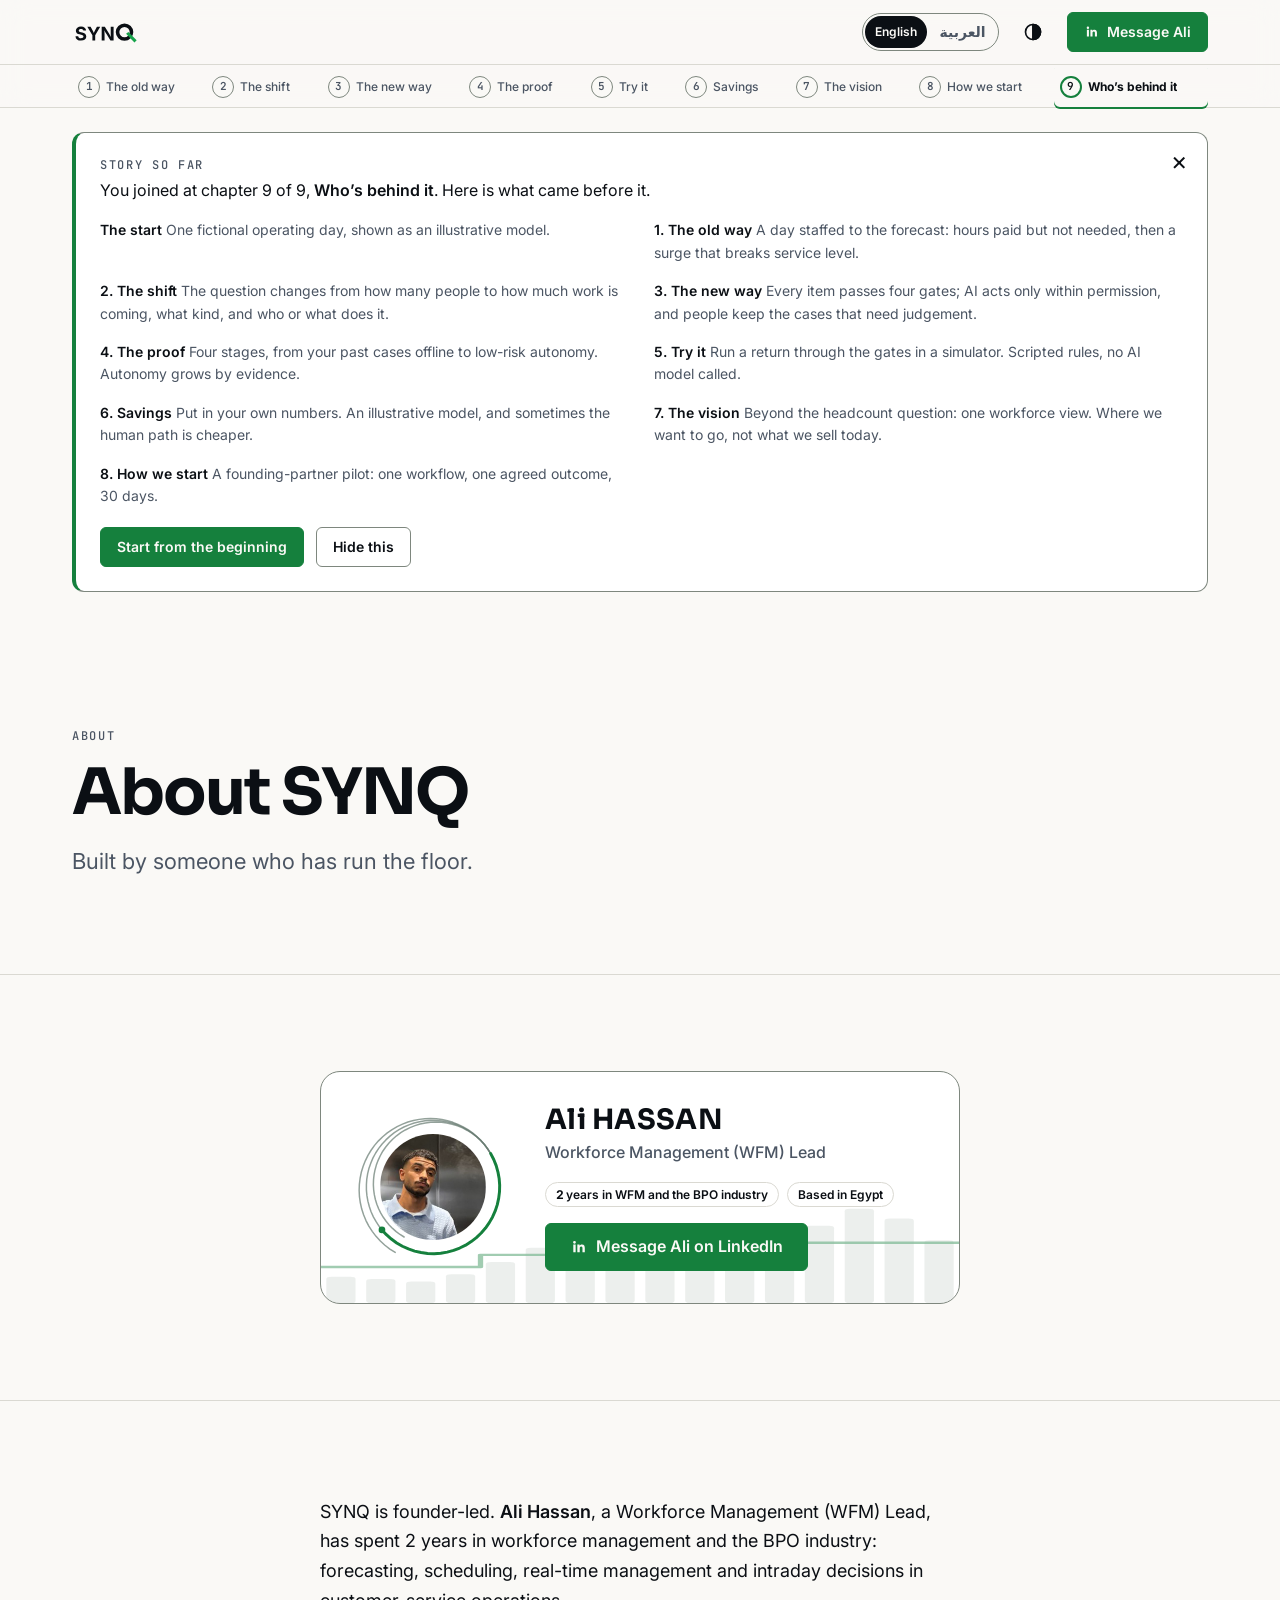
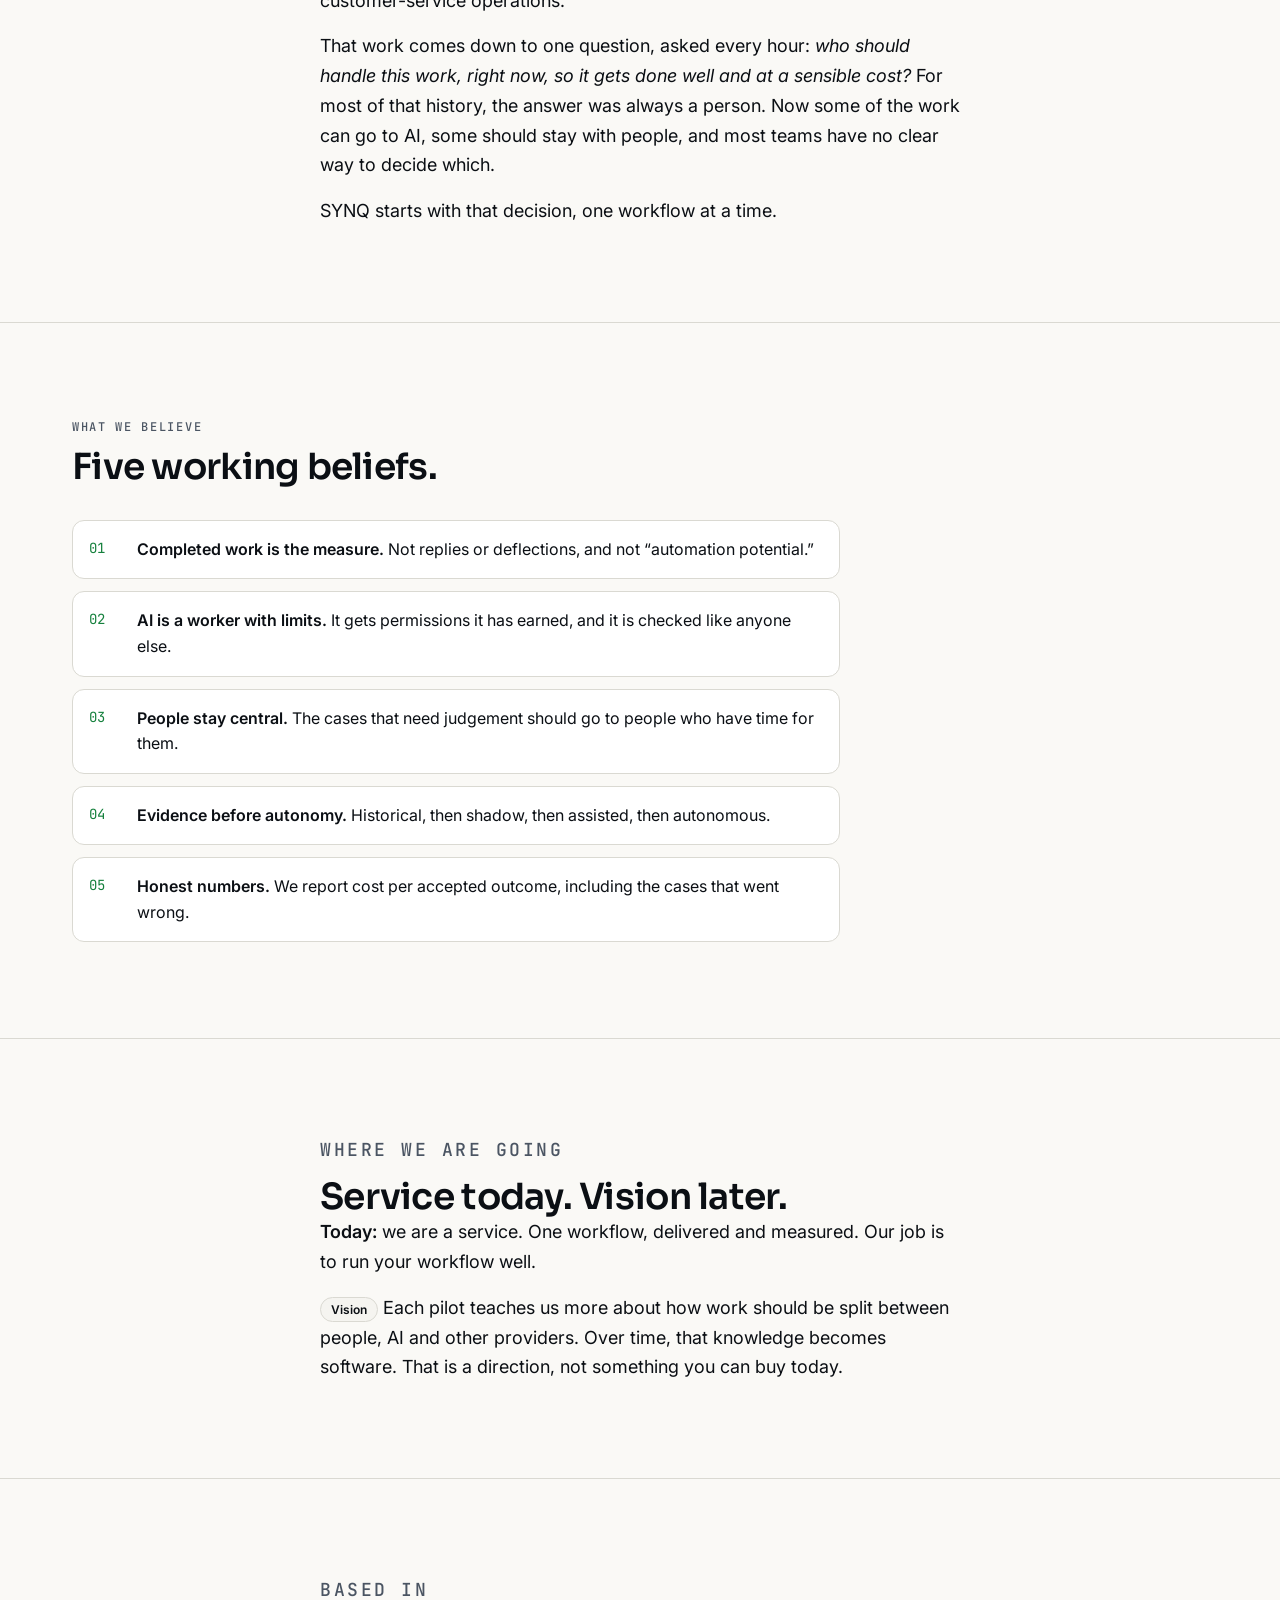
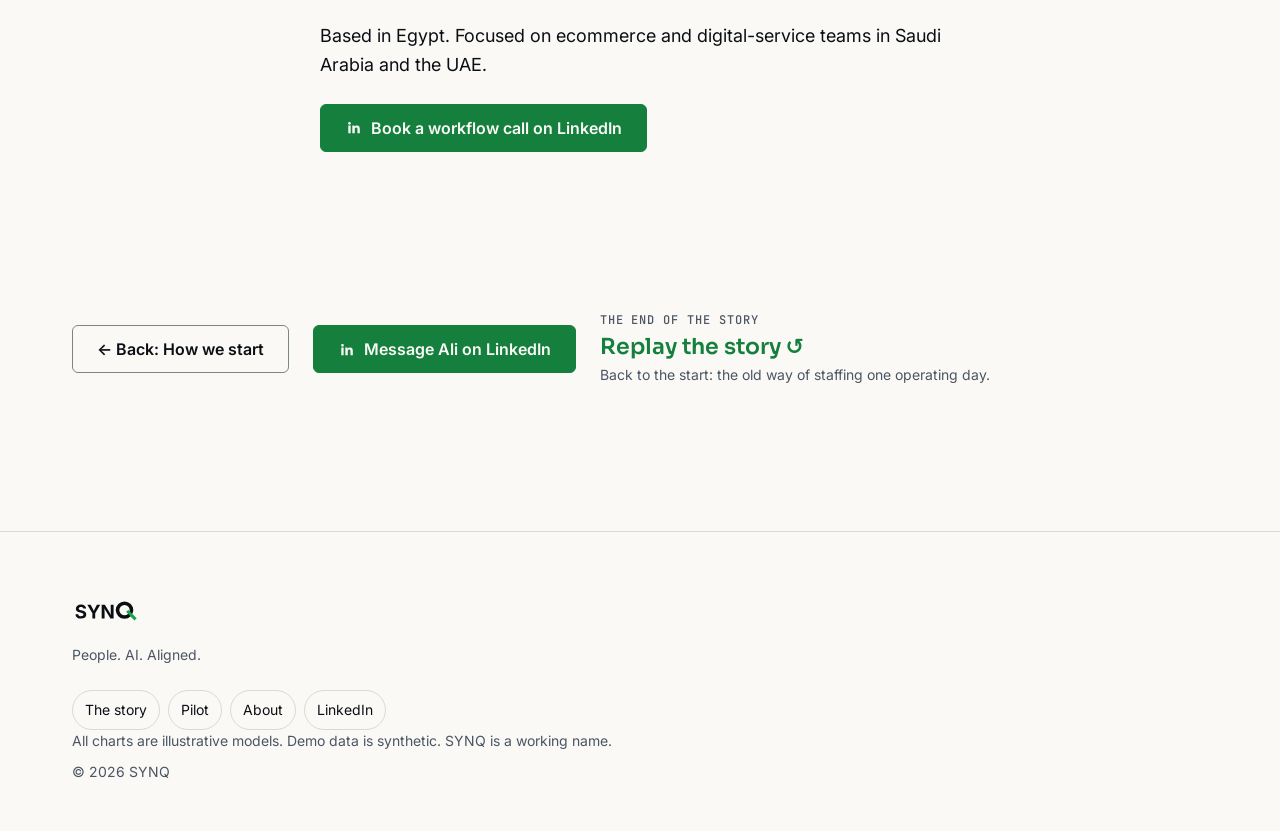
<file: about.html>
<!DOCTYPE html>
<html lang="en">
<head>
<meta charset="utf-8"><meta name="robots" content="noindex, nofollow">
<meta name="viewport" content="width=device-width, initial-scale=1">
<title data-i18n="about.meta.title">About | SYNQ</title>
<meta name="description" content="SYNQ is a founder-led company built on years of running workforce operations. We start with one workflow and judge ourselves on completed work." data-i18n-attr="content:about.meta.desc">
<meta property="og:title" content="About | SYNQ" data-i18n-attr="content:about.meta.ogTitle">
<meta property="og:description" content="SYNQ is a founder-led company built on years of running workforce operations. We start with one workflow and judge ourselves on completed work." data-i18n-attr="content:about.meta.ogDesc">
<meta property="og:type" content="website">
<meta name="color-scheme" content="light dark">
<link rel="icon" href="assets/synq_favicon.svg" type="image/svg+xml">
<script>/* inline, no defer: theme pre-paint */(function(){try{var t=localStorage.getItem('synq-theme');if(t)document.documentElement.dataset.theme=t;}catch(e){}})();</script>
<script>/* inline, no defer: language pre-paint */(function(){var d=document.documentElement,l='en';try{var m=/[?&]lang=(ar|en)(&|#|$)/.exec(location.search);if(m){l=m[1];try{localStorage.setItem('synq-lang',l)}catch(e){}}else{var s=null;try{s=localStorage.getItem('synq-lang')}catch(e){}l=s==='ar'||s==='en'?s:((navigator.language||'').toLowerCase().indexOf('ar')===0?'ar':'en')}}catch(e){}if(l!=='ar')return;d.lang='ar';d.dir='rtl';d.className+=' i18n-wait';var h=document.head||document.getElementsByTagName('head')[0],f=document.createElement('link');f.id='synq-font-ar';f.rel='stylesheet';f.href='https://fonts.googleapis.com/css2?family=IBM+Plex+Sans+Arabic:wght@400;500;600;700&display=swap';h.appendChild(f);var p=document.createElement('script');p.id='synq-pack-ar';p.src='js/i18n-ar.js';p.async=true;p.onerror=function(){window.__synqPackFail='ar';if(window.SYNQ_I18N)window.SYNQ_I18N._packLoaded('ar',false)};h.appendChild(p);setTimeout(function(){d.classList.remove('i18n-wait')},3000)})();</script>
<link rel="preconnect" href="https://fonts.googleapis.com"><link rel="preconnect" href="https://fonts.gstatic.com" crossorigin>
<link rel="stylesheet" href="https://fonts.googleapis.com/css2?family=Inter:wght@400;500;600;700&family=JetBrains+Mono:wght@400;500;600&family=Sora:wght@500;600;700&display=swap" media="print" onload="this.media='all'"><noscript><link rel="stylesheet" href="https://fonts.googleapis.com/css2?family=Inter:wght@400;500;600;700&family=JetBrains+Mono:wght@400;500;600&family=Sora:wght@500;600;700&display=swap"></noscript>
<link rel="stylesheet" href="css/tokens.css"><link rel="stylesheet" href="css/base.css">
<link rel="stylesheet" href="css/pages.css">
<link rel="stylesheet" href="css/story.css"><link rel="stylesheet" href="css/founder.css"><link rel="stylesheet" href="css/components.css">
<link rel="stylesheet" href="css/rtl.css">
<script defer src="js/i18n-en.js"></script>
<script defer src="js/i18n.js"></script>
<script defer src="js/site.js"></script>
<script defer src="js/story.js"></script>
<script defer src="js/founder.js"></script>
</head>
<body data-page="about">
<a class="skip-link" href="#main" data-i18n="chrome.skip">Skip to content</a>
<header class="site-header"><div class="wrap header-row">
  <a class="brand" href="index.html" aria-label="SYNQ home" data-i18n-attr="aria-label:chrome.home">
    <img class="logo logo-light" src="assets/synq_wordmark_color.svg" alt="SYNQ" width="96" height="30">
    <img class="logo logo-dark" src="assets/synq_wordmark_color_dark.svg" alt="" aria-hidden="true" width="96" height="30"></a>
  <output id="tour-clock" class="tour-clock" aria-hidden="true" data-state="off">00:00</output>
  <button id="theme-toggle" class="icon-btn" type="button" aria-label="Switch to dark theme" aria-pressed="false"><svg viewBox="0 0 24 24" width="18" height="18" fill="none" stroke="currentColor" stroke-width="2" stroke-linecap="round" stroke-linejoin="round" aria-hidden="true"><circle cx="12" cy="12" r="9"></circle><path d="M12 3v18" ></path><path d="M12 3a9 9 0 0 1 0 18z" fill="currentColor"></path></svg></button>
  <a class="btn btn-primary btn-sm header-cta" href="https://www.linkedin.com/in/3lyiihassan" target="_blank" rel="noopener noreferrer"><svg class="li-ico" viewBox="0 0 24 24" width="16" height="16" fill="currentColor" aria-hidden="true" focusable="false"><path d="M4.5 9h3.2v10.5H4.5zM6.1 4a1.9 1.9 0 1 1 0 3.8 1.9 1.9 0 0 1 0-3.8zM10 9h3v1.5c.5-.9 1.7-1.7 3.3-1.7 3.2 0 3.9 2.1 3.9 4.9v5.8H17v-5.1c0-1.2 0-2.8-1.7-2.8s-2 1.3-2 2.7v5.2H10z"/></svg><span class="hc-label" data-i18n="chrome.cta">Message Ali</span><span class="visually-hidden" data-i18n="chrome.cta.sr"> on LinkedIn (opens in a new tab)</span></a>
</div>
<nav class="story-rail" id="story-rail" aria-label="Story chapters" data-i18n-attr="aria-label:chrome.rail"></nav>
</header>

<main id="main">
<section class="page-hero">
  <div class="wrap">
    <p class="eyebrow" data-i18n="about.hero.eyebrow">About</p>
    <h1 data-i18n="about.hero.h1">About SYNQ</h1>
    <p class="lede" data-i18n="about.hero.lede">Built by someone who has run the floor.</p>
  </div>
</section>

<section class="section" id="founder">
  <div class="wrap prose-wrap">
    <article class="founder" data-founder aria-labelledby="fd-name">
      <div class="fd-chart" data-fd-chart aria-hidden="true"></div>
      <div class="fd-photo" data-fd-photo>
        <span class="fd-ring" data-fd-ring aria-hidden="true"></span>
        <img src="assets/ali-hassan.jpg" alt="Portrait of Ali Hassan" data-i18n-attr="alt:founder.alt" width="400" height="400" decoding="async" loading="lazy">
      </div>
      <div class="fd-body">
        <h2 class="fd-name" id="fd-name" data-i18n="founder.name">Ali HASSAN</h2>
        <p class="fd-title" data-i18n="founder.title">Workforce Management (WFM) Lead</p>
        <ul class="fd-chips">
          <li class="chip" data-i18n="founder.years"><span class="fd-count" data-count="2">2</span>years in WFM and the BPO industry</li>
          <li class="chip" data-i18n="founder.based">Based in Egypt</li>
        </ul>
        <p class="fd-cta"><a class="btn btn-primary" href="https://www.linkedin.com/in/3lyiihassan" target="_blank" rel="noopener noreferrer"><svg class="li-ico" viewBox="0 0 24 24" fill="currentColor" aria-hidden="true" focusable="false"><path d="M4.5 9h3.2v10.5H4.5zM6.1 4a1.9 1.9 0 1 1 0 3.8 1.9 1.9 0 0 1 0-3.8zM10 9h3v1.5c.5-.9 1.7-1.7 3.3-1.7 3.2 0 3.9 2.1 3.9 4.9v5.8H17v-5.1c0-1.2 0-2.8-1.7-2.8s-2 1.3-2 2.7v5.2H10z"/></svg><span data-i18n="founder.cta">Message Ali on LinkedIn</span><span class="visually-hidden" data-i18n="common.newTab"> (opens in a new tab)</span></a></p>
      </div>
    </article>
  </div>
</section>

<section class="section">
  <div class="wrap prose-wrap prose">
    <p data-i18n="about.story.p1">SYNQ is founder-led. <strong>Ali Hassan</strong>, a Workforce Management (WFM) Lead, has spent 2 years in workforce management and the BPO industry: forecasting, scheduling, real-time management and intraday decisions in customer-service operations.</p>
    <p data-i18n="about.story.p2">That work comes down to one question, asked every hour: <em>who should handle this work, right now, so it gets done well and at a sensible cost?</em> For most of that history, the answer was always a person. Now some of the work can go to AI, some should stay with people, and most teams have no clear way to decide which.</p>
    <p data-i18n="about.story.p3">SYNQ starts with that decision, one workflow at a time.</p>
  </div>
</section>

<section class="section" id="beliefs">
  <div class="wrap">
    <p class="eyebrow" data-i18n="about.beliefs.eyebrow">What we believe</p>
    <h2 data-i18n="about.beliefs.h2">Five working beliefs.</h2>
    <ol class="beliefs">
      <li data-i18n="about.beliefs.b1"><strong>Completed work is the measure.</strong> Not replies or deflections, and not “automation potential.”</li>
      <li data-i18n="about.beliefs.b2"><strong>AI is a worker with limits.</strong> It gets permissions it has earned, and it is checked like anyone else.</li>
      <li data-i18n="about.beliefs.b3"><strong>People stay central.</strong> The cases that need judgement should go to people who have time for them.</li>
      <li data-i18n="about.beliefs.b4"><strong>Evidence before autonomy.</strong> Historical, then shadow, then assisted, then autonomous.</li>
      <li data-i18n="about.beliefs.b5"><strong>Honest numbers.</strong> We report cost per accepted outcome, including the cases that went wrong.</li>
    </ol>
  </div>
</section>

<section class="section" id="direction">
  <div class="wrap prose-wrap prose">
    <p class="eyebrow" data-i18n="about.direction.eyebrow">Where we are going</p>
    <h2 data-i18n="about.direction.h2">Service today. Vision later.</h2>
    <p data-i18n="about.direction.today"><strong>Today:</strong> we are a service. One workflow, delivered and measured. Our job is to run your workflow well.</p>
    <p data-i18n="about.direction.vision"><span class="chip">Vision</span> Each pilot teaches us more about how work should be split between people, AI and other providers. Over time, that knowledge becomes software. That is a direction, not something you can buy today.</p>
  </div>
</section>

<section class="section" id="based">
  <div class="wrap prose-wrap prose">
    <p class="eyebrow" data-i18n="about.based.eyebrow">Based in</p>
    <p class="based" data-i18n="about.based.text">Based in Egypt. Focused on ecommerce and digital-service teams in Saudi Arabia and the UAE.</p>
    <p class="btn-row"><a class="btn btn-primary" href="https://www.linkedin.com/in/3lyiihassan" target="_blank" rel="noopener noreferrer"><svg class="li-ico" viewBox="0 0 24 24" width="18" height="18" fill="currentColor" aria-hidden="true" focusable="false"><path d="M4.5 9h3.2v10.5H4.5zM6.1 4a1.9 1.9 0 1 1 0 3.8 1.9 1.9 0 0 1 0-3.8zM10 9h3v1.5c.5-.9 1.7-1.7 3.3-1.7 3.2 0 3.9 2.1 3.9 4.9v5.8H17v-5.1c0-1.2 0-2.8-1.7-2.8s-2 1.3-2 2.7v5.2H10z"/></svg><span data-i18n="about.based.cta">Book a workflow call on LinkedIn</span><span class="visually-hidden" data-i18n="common.newTab"> (opens in a new tab)</span></a></p>
  </div>
</section>
</main>

<footer class="site-footer">
  <div class="wrap">
    <a class="brand" href="index.html" aria-label="SYNQ home" data-i18n-attr="aria-label:chrome.home">
      <img class="logo logo-light" src="assets/synq_wordmark_color.svg" alt="SYNQ" width="96" height="30">
      <img class="logo logo-dark" src="assets/synq_wordmark_color_dark.svg" alt="" aria-hidden="true" width="96" height="30"></a>
    <p data-i18n="chrome.tagline">People. AI. Aligned.</p>
    <nav aria-label="Footer" data-i18n-attr="aria-label:chrome.footerNav"><a href="index.html" data-i18n="chrome.f.story">The story</a> <a href="pilot.html" data-i18n="chrome.f.pilot">Pilot</a> <a href="about.html" data-i18n="chrome.f.about">About</a> <a href="https://www.linkedin.com/in/3lyiihassan" target="_blank" rel="noopener noreferrer">LinkedIn<span class="visually-hidden" data-i18n="common.newTab"> (opens in a new tab)</span></a></nav>
    <p data-i18n="chrome.fine">All charts are illustrative models. Demo data is synthetic. SYNQ is a working name.</p>
    <p>© 2026 SYNQ</p>
  </div>
</footer>
</body>
</html>
</file>
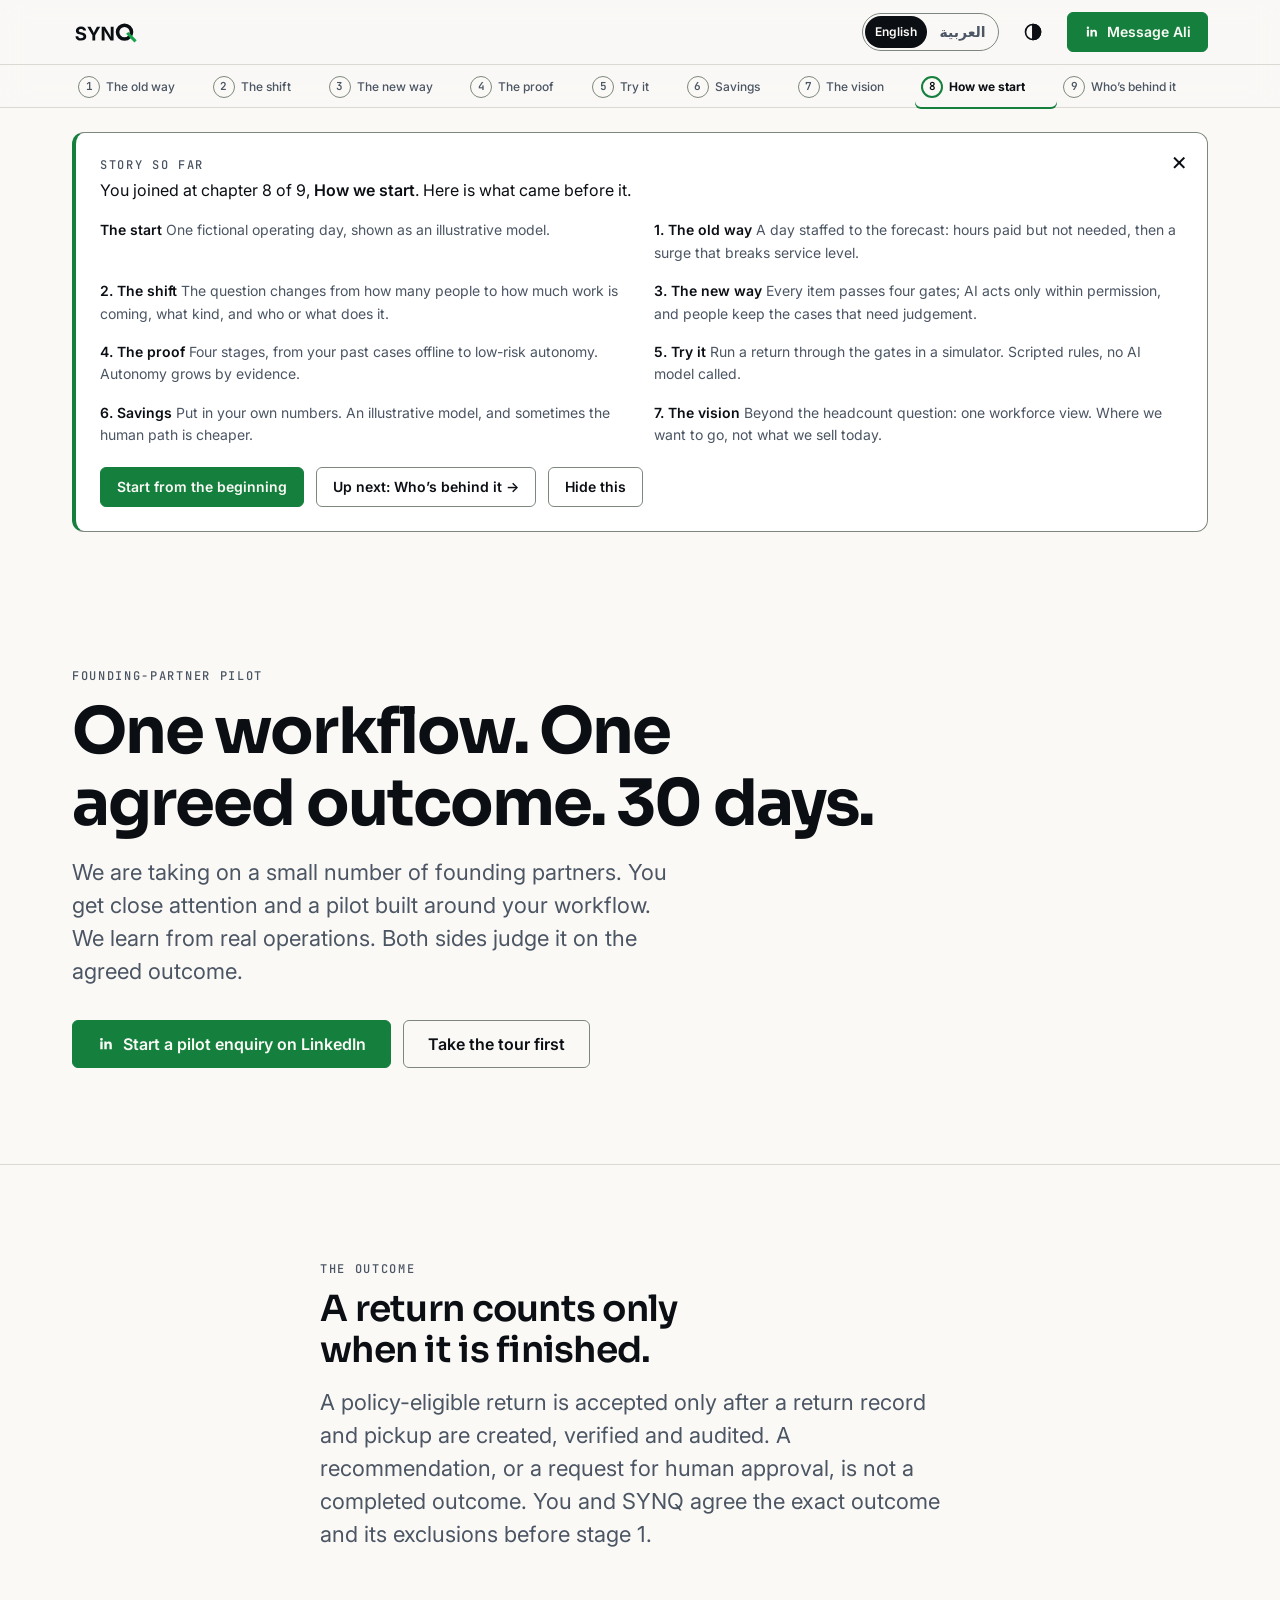
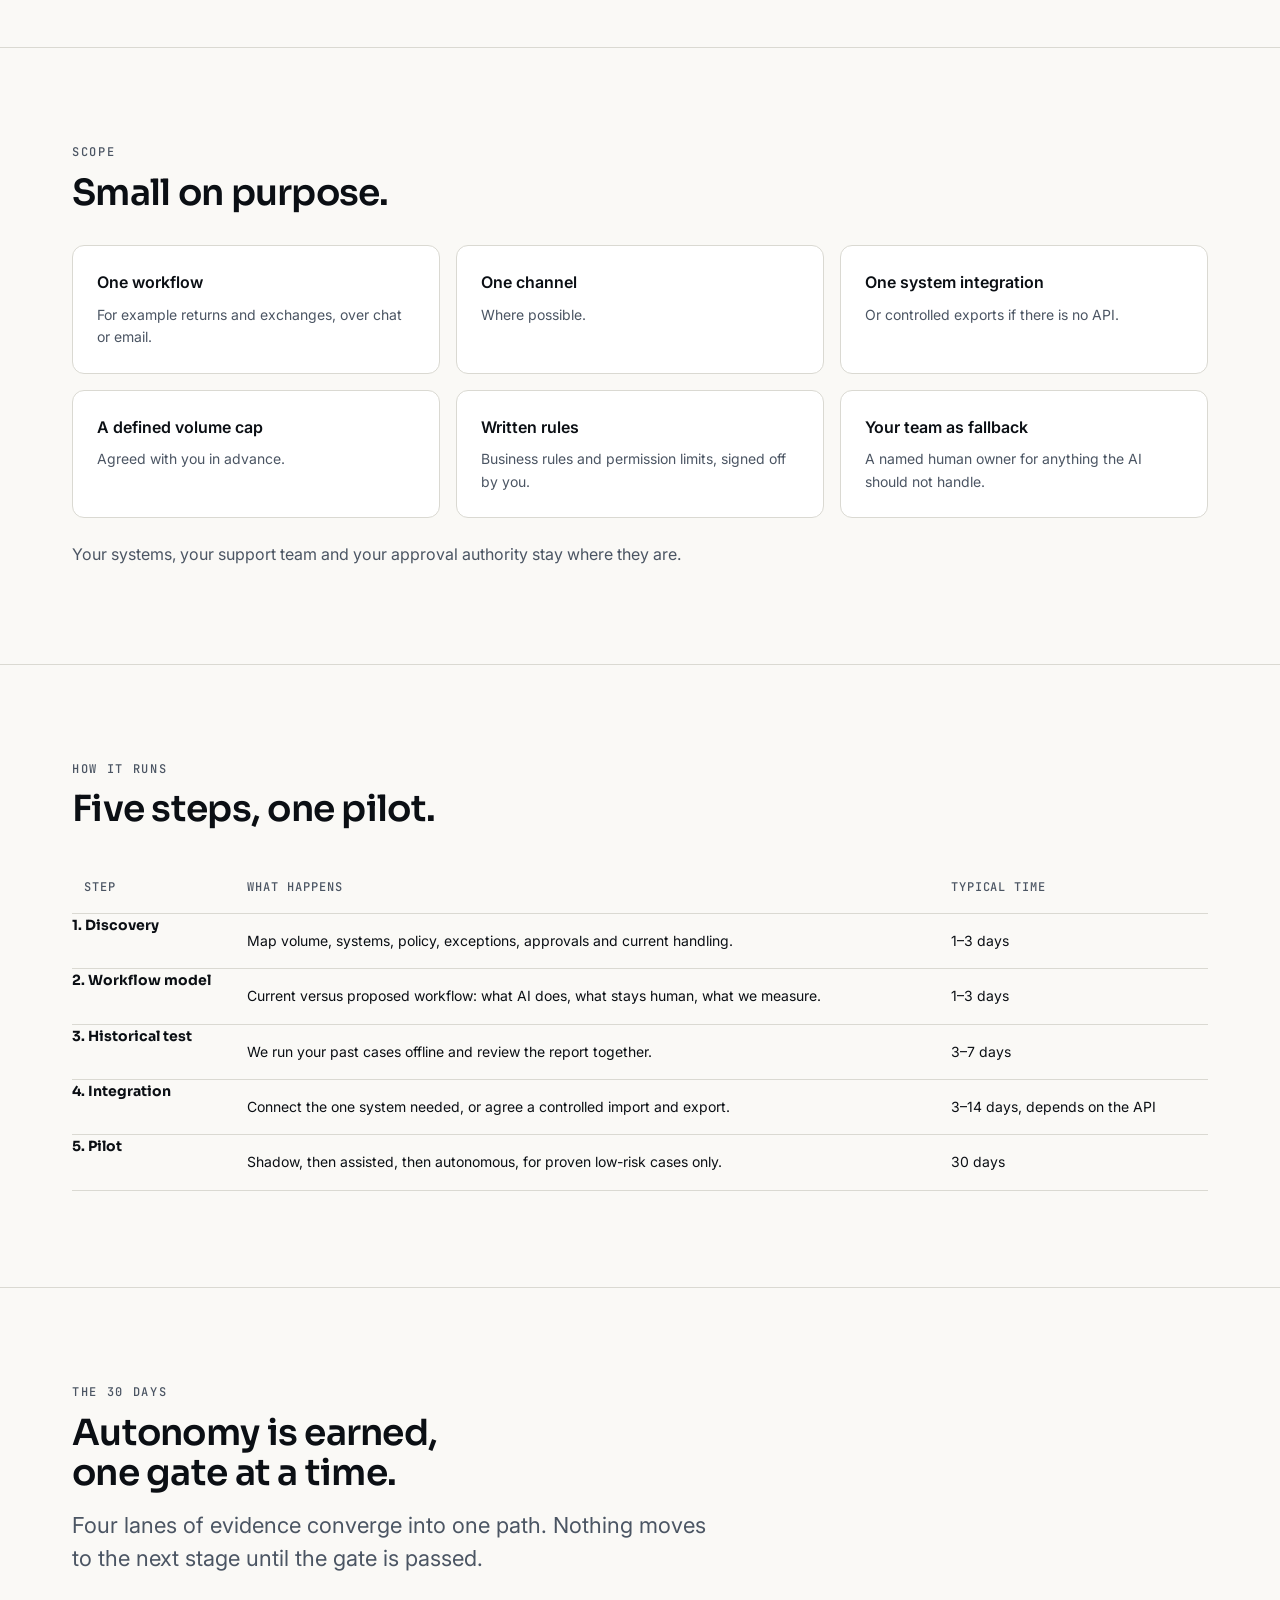
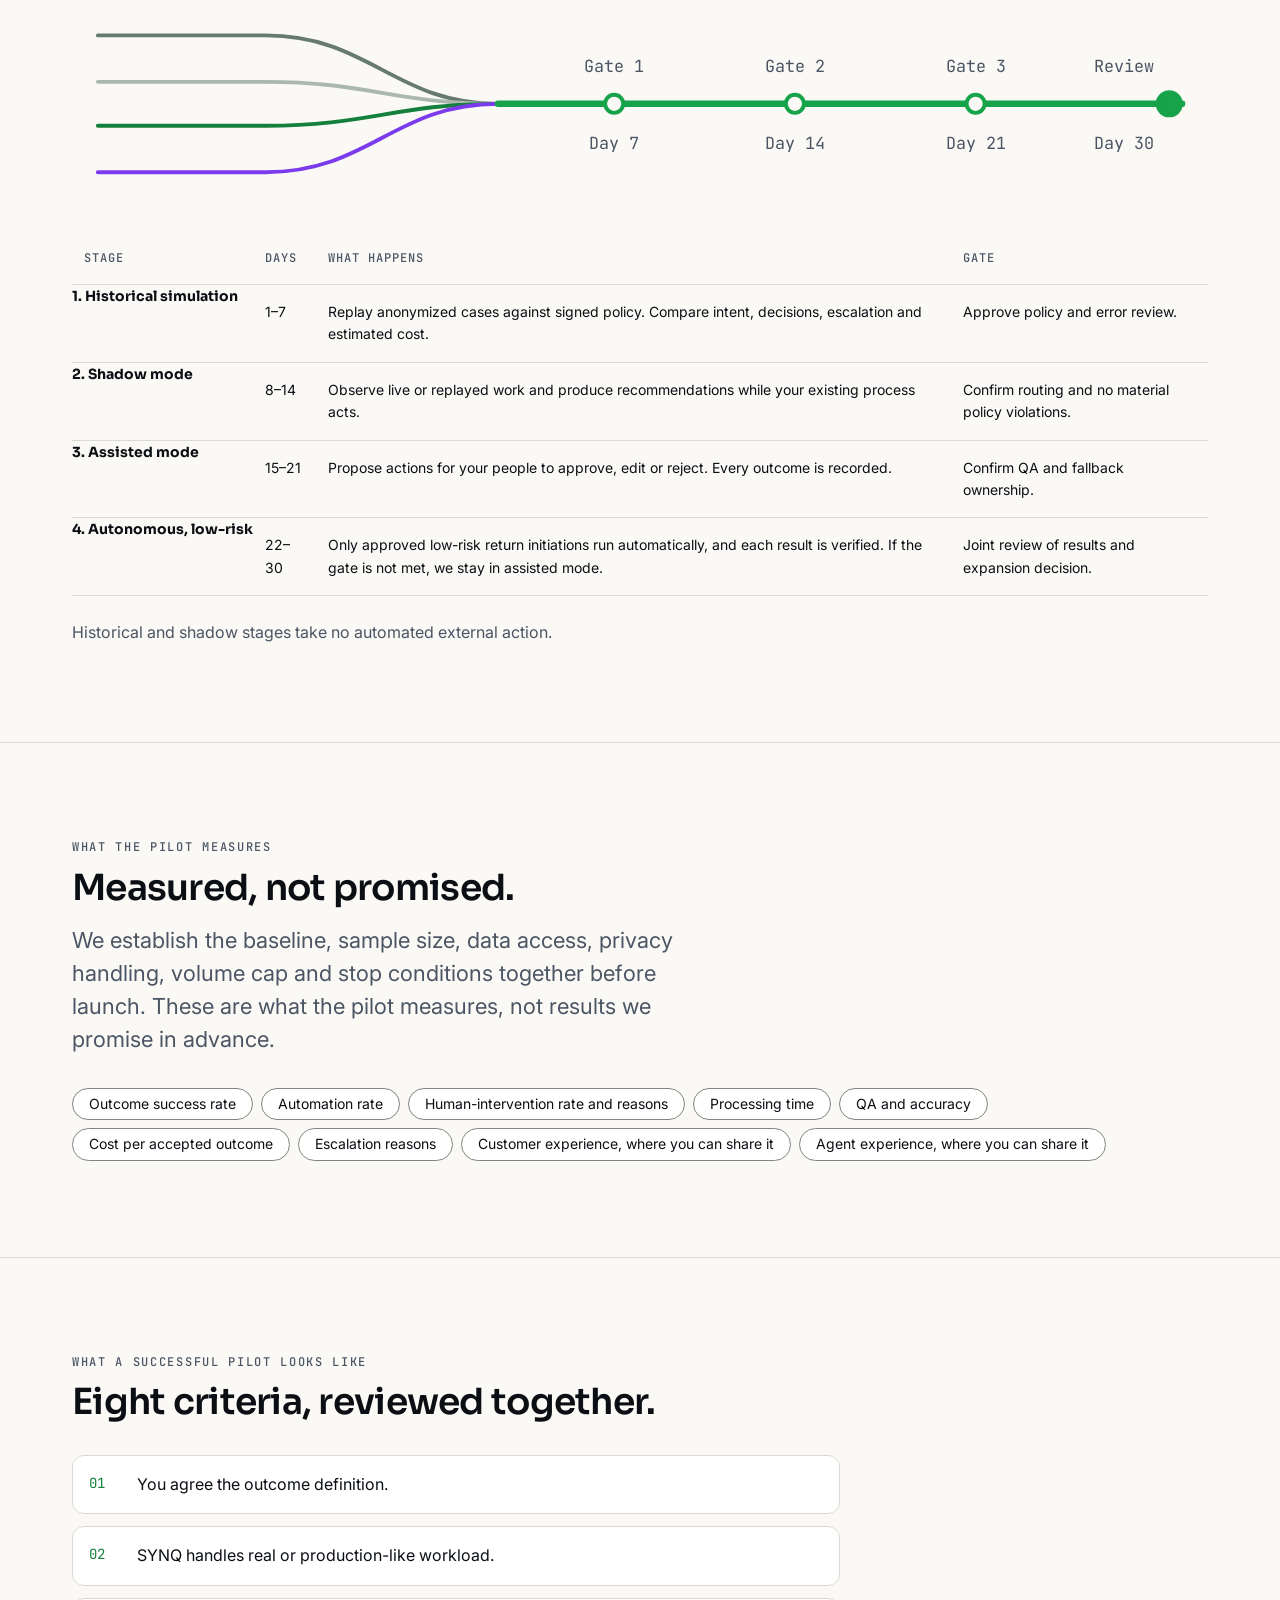
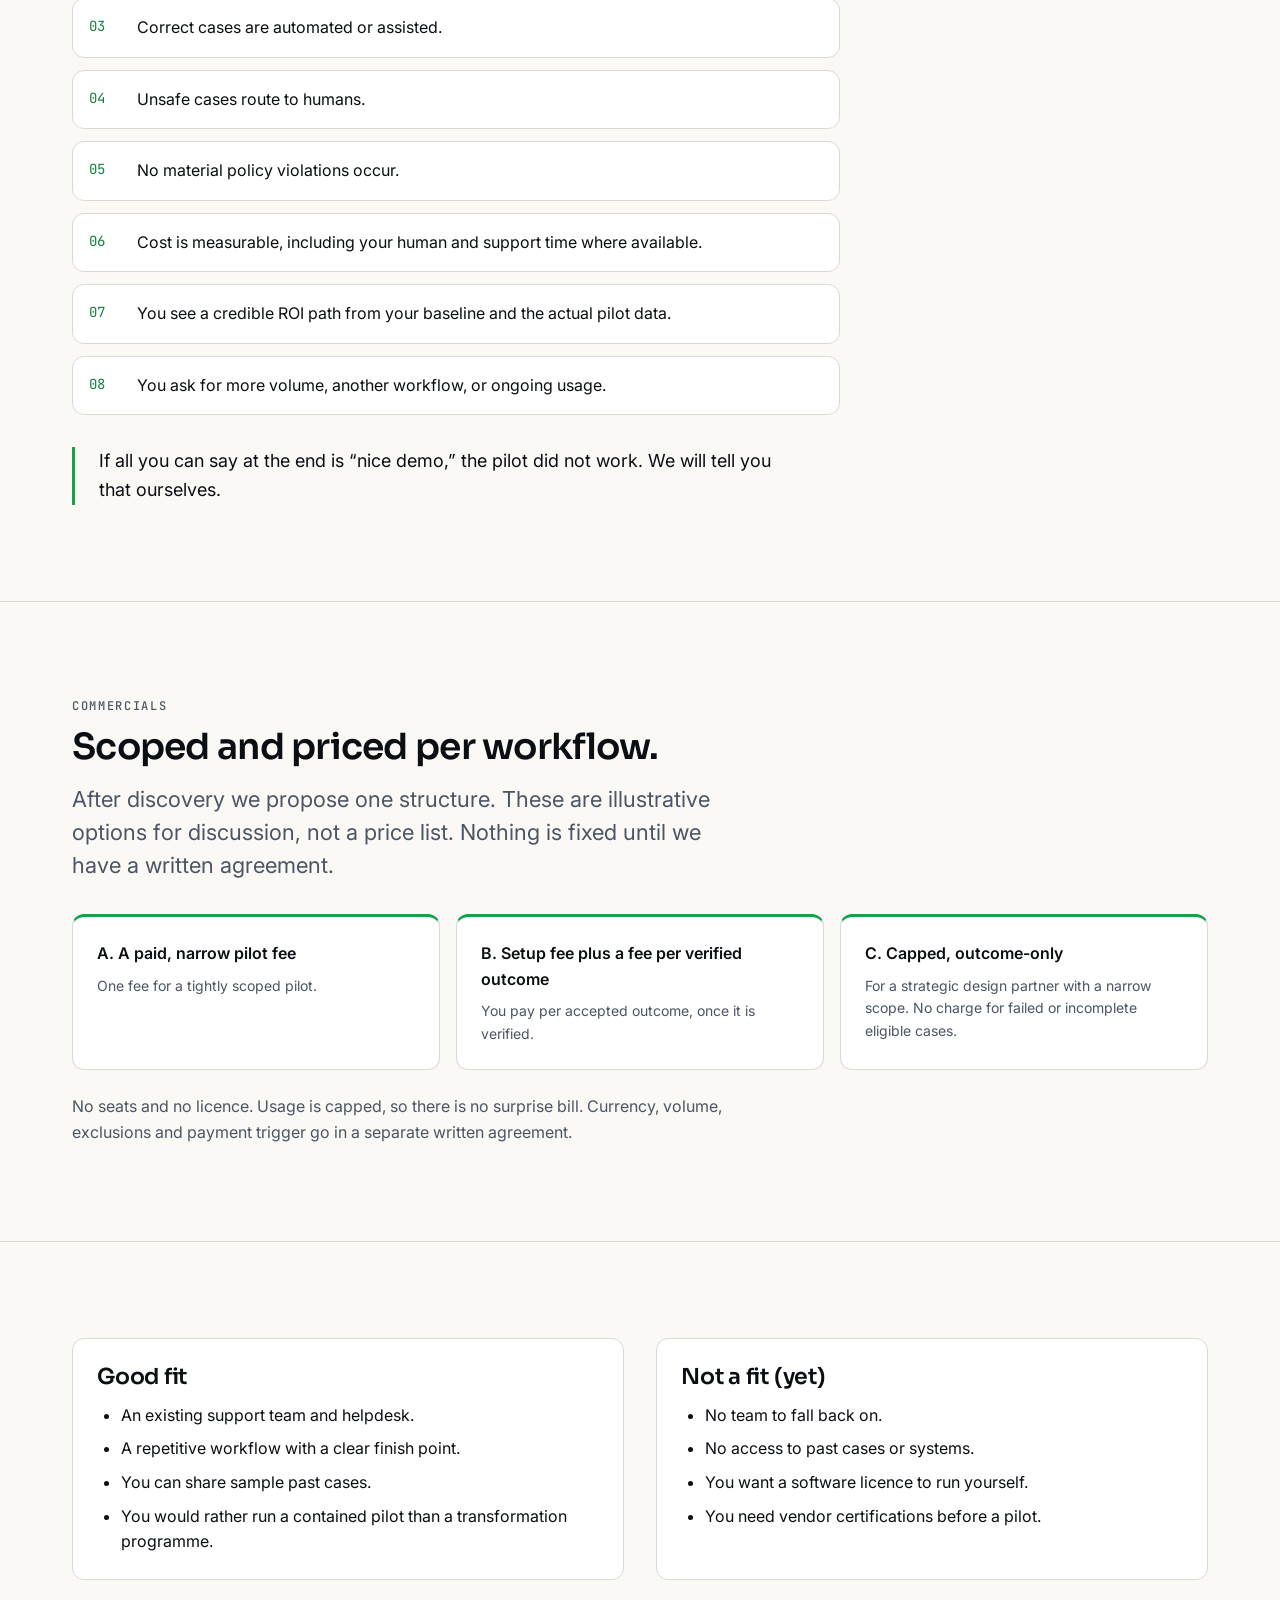
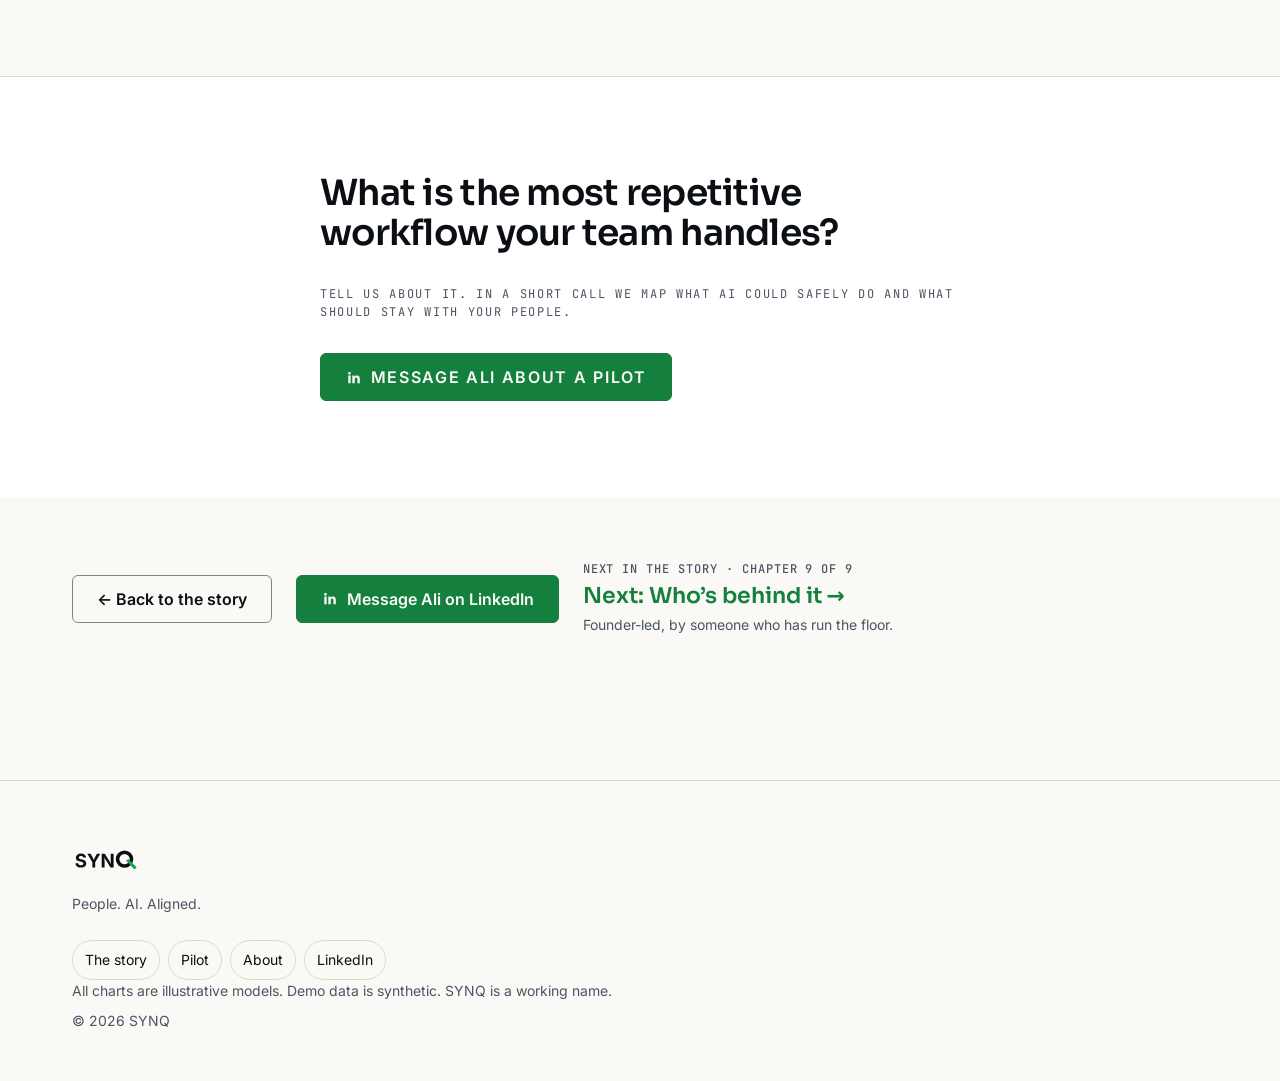
<file: pilot.html>
<!DOCTYPE html>
<html lang="en">
<head>
<meta charset="utf-8"><meta name="robots" content="noindex, nofollow">
<meta name="viewport" content="width=device-width, initial-scale=1">
<title data-i18n="pilot.meta.title">Founding-partner pilot | SYNQ</title>
<meta name="description" content="A 30-day pilot on one customer-service workflow, such as ecommerce returns. It uses your systems and your team, starts with a historical test, and is priced per workflow." data-i18n-attr="content:pilot.meta.desc">
<meta property="og:title" content="Founding-partner pilot | SYNQ" data-i18n-attr="content:pilot.meta.ogTitle">
<meta property="og:description" content="A 30-day pilot on one customer-service workflow, such as ecommerce returns. It uses your systems and your team, starts with a historical test, and is priced per workflow." data-i18n-attr="content:pilot.meta.ogDesc">
<meta property="og:type" content="website">
<meta name="color-scheme" content="light dark">
<link rel="icon" href="assets/synq_favicon.svg" type="image/svg+xml">
<script>/* inline, no defer: theme pre-paint */(function(){try{var t=localStorage.getItem('synq-theme');if(t)document.documentElement.dataset.theme=t;}catch(e){}})();</script>
<script>/* inline, no defer: language pre-paint */(function(){var d=document.documentElement,l='en';try{var m=/[?&]lang=(ar|en)(&|#|$)/.exec(location.search);if(m){l=m[1];try{localStorage.setItem('synq-lang',l)}catch(e){}}else{var s=null;try{s=localStorage.getItem('synq-lang')}catch(e){}l=s==='ar'||s==='en'?s:((navigator.language||'').toLowerCase().indexOf('ar')===0?'ar':'en')}}catch(e){}if(l!=='ar')return;d.lang='ar';d.dir='rtl';d.className+=' i18n-wait';var h=document.head||document.getElementsByTagName('head')[0],f=document.createElement('link');f.id='synq-font-ar';f.rel='stylesheet';f.href='https://fonts.googleapis.com/css2?family=IBM+Plex+Sans+Arabic:wght@400;500;600;700&display=swap';h.appendChild(f);var p=document.createElement('script');p.id='synq-pack-ar';p.src='js/i18n-ar.js';p.async=true;p.onerror=function(){window.__synqPackFail='ar';if(window.SYNQ_I18N)window.SYNQ_I18N._packLoaded('ar',false)};h.appendChild(p);setTimeout(function(){d.classList.remove('i18n-wait')},3000)})();</script>
<link rel="preconnect" href="https://fonts.googleapis.com"><link rel="preconnect" href="https://fonts.gstatic.com" crossorigin>
<link rel="stylesheet" href="https://fonts.googleapis.com/css2?family=Inter:wght@400;500;600;700&family=JetBrains+Mono:wght@400;500;600&family=Sora:wght@500;600;700&display=swap" media="print" onload="this.media='all'"><noscript><link rel="stylesheet" href="https://fonts.googleapis.com/css2?family=Inter:wght@400;500;600;700&family=JetBrains+Mono:wght@400;500;600&family=Sora:wght@500;600;700&display=swap"></noscript>
<link rel="stylesheet" href="css/tokens.css"><link rel="stylesheet" href="css/base.css">
<link rel="stylesheet" href="css/pages.css">
<link rel="stylesheet" href="css/story.css"><link rel="stylesheet" href="css/founder.css"><link rel="stylesheet" href="css/components.css">
<link rel="stylesheet" href="css/rtl.css">
<script defer src="js/i18n-en.js"></script>
<script defer src="js/i18n.js"></script>
<script defer src="js/site.js"></script>
<script defer src="js/story.js"></script>
</head>
<body data-page="pilot">
<a class="skip-link" href="#main" data-i18n="chrome.skip">Skip to content</a>
<header class="site-header"><div class="wrap header-row">
  <a class="brand" href="index.html" aria-label="SYNQ home" data-i18n-attr="aria-label:chrome.home">
    <img class="logo logo-light" src="assets/synq_wordmark_color.svg" alt="SYNQ" width="96" height="30">
    <img class="logo logo-dark" src="assets/synq_wordmark_color_dark.svg" alt="" aria-hidden="true" width="96" height="30"></a>
  <output id="tour-clock" class="tour-clock" aria-hidden="true" data-state="off">00:00</output>
  <button id="theme-toggle" class="icon-btn" type="button" aria-label="Switch to dark theme" aria-pressed="false"><svg viewBox="0 0 24 24" width="18" height="18" fill="none" stroke="currentColor" stroke-width="2" stroke-linecap="round" stroke-linejoin="round" aria-hidden="true"><circle cx="12" cy="12" r="9"></circle><path d="M12 3v18" ></path><path d="M12 3a9 9 0 0 1 0 18z" fill="currentColor"></path></svg></button>
  <a class="btn btn-primary btn-sm header-cta" href="https://www.linkedin.com/in/3lyiihassan" target="_blank" rel="noopener noreferrer"><svg class="li-ico" viewBox="0 0 24 24" width="16" height="16" fill="currentColor" aria-hidden="true" focusable="false"><path d="M4.5 9h3.2v10.5H4.5zM6.1 4a1.9 1.9 0 1 1 0 3.8 1.9 1.9 0 0 1 0-3.8zM10 9h3v1.5c.5-.9 1.7-1.7 3.3-1.7 3.2 0 3.9 2.1 3.9 4.9v5.8H17v-5.1c0-1.2 0-2.8-1.7-2.8s-2 1.3-2 2.7v5.2H10z"/></svg><span class="hc-label" data-i18n="chrome.cta">Message Ali</span><span class="visually-hidden" data-i18n="chrome.cta.sr"> on LinkedIn (opens in a new tab)</span></a>
</div>
<nav class="story-rail" id="story-rail" aria-label="Story chapters" data-i18n-attr="aria-label:chrome.rail"></nav>
</header>

<main id="main">
<section class="page-hero">
  <div class="wrap">
    <p class="eyebrow" data-i18n="pilot.hero.eyebrow">Founding-partner pilot</p>
    <h1 data-i18n="pilot.hero.h1">One workflow. One agreed outcome. 30 days.</h1>
    <p class="lede" data-i18n="pilot.hero.lede">We are taking on a small number of founding partners. You get close attention and a pilot built around your workflow. We learn from real operations. Both sides judge it on the agreed outcome.</p>
    <p class="btn-row"><a class="btn btn-primary" href="https://www.linkedin.com/in/3lyiihassan" target="_blank" rel="noopener noreferrer"><svg class="li-ico" viewBox="0 0 24 24" width="18" height="18" fill="currentColor" aria-hidden="true" focusable="false"><path d="M4.5 9h3.2v10.5H4.5zM6.1 4a1.9 1.9 0 1 1 0 3.8 1.9 1.9 0 0 1 0-3.8zM10 9h3v1.5c.5-.9 1.7-1.7 3.3-1.7 3.2 0 3.9 2.1 3.9 4.9v5.8H17v-5.1c0-1.2 0-2.8-1.7-2.8s-2 1.3-2 2.7v5.2H10z"/></svg><span data-i18n="pilot.hero.cta">Start a pilot enquiry on LinkedIn</span><span class="visually-hidden" data-i18n="common.newTab"> (opens in a new tab)</span></a><a class="btn btn-secondary" href="index.html#old-way" data-i18n="pilot.hero.tour">Take the tour first</a></p>
  </div>
</section>

<section class="section" id="outcome">
  <div class="wrap prose-wrap">
    <p class="eyebrow" data-i18n="pilot.outcome.eyebrow">The outcome</p>
    <h2 data-i18n="pilot.outcome.h2">A return counts only when it is finished.</h2>
    <p class="lede" data-i18n="pilot.outcome.lede">A policy-eligible return is accepted only after a return record and pickup are created, verified and audited. A recommendation, or a request for human approval, is not a completed outcome. You and SYNQ agree the exact outcome and its exclusions before stage 1.</p>
  </div>
</section>

<section class="section" id="scope">
  <div class="wrap">
    <p class="eyebrow" data-i18n="pilot.scope.eyebrow">Scope</p>
    <h2 data-i18n="pilot.scope.h2">Small on purpose.</h2>
    <ul class="scope-grid">
      <li class="card"><strong data-i18n="pilot.scope.c1.t">One workflow</strong><span data-i18n="pilot.scope.c1.d">For example returns and exchanges, over chat or email.</span></li>
      <li class="card"><strong data-i18n="pilot.scope.c2.t">One channel</strong><span data-i18n="pilot.scope.c2.d">Where possible.</span></li>
      <li class="card"><strong data-i18n="pilot.scope.c3.t">One system integration</strong><span data-i18n="pilot.scope.c3.d">Or controlled exports if there is no API.</span></li>
      <li class="card"><strong data-i18n="pilot.scope.c4.t">A defined volume cap</strong><span data-i18n="pilot.scope.c4.d">Agreed with you in advance.</span></li>
      <li class="card"><strong data-i18n="pilot.scope.c5.t">Written rules</strong><span data-i18n="pilot.scope.c5.d">Business rules and permission limits, signed off by you.</span></li>
      <li class="card"><strong data-i18n="pilot.scope.c6.t">Your team as fallback</strong><span data-i18n="pilot.scope.c6.d">A named human owner for anything the AI should not handle.</span></li>
    </ul>
    <p class="muted" data-i18n="pilot.scope.note">Your systems, your support team and your approval authority stay where they are.</p>
  </div>
</section>

<section class="section" id="how">
  <div class="wrap">
    <p class="eyebrow" data-i18n="pilot.how.eyebrow">How it runs</p>
    <h2 data-i18n="pilot.how.h2">Five steps, one pilot.</h2>
    <table class="stack-table "><thead><tr><th scope="col" data-i18n="pilot.col.step">Step</th><th scope="col" data-i18n="pilot.col.what">What happens</th><th scope="col" data-i18n="pilot.col.time">Typical time</th></tr></thead><tbody>
<tr><th scope="row" data-i18n="pilot.how.s1.name">1. Discovery</th><td data-label="What happens" data-i18n-attr="data-label:pilot.col.what" data-i18n="pilot.how.s1.what">Map volume, systems, policy, exceptions, approvals and current handling.</td><td data-label="Typical time" data-i18n-attr="data-label:pilot.col.time" data-i18n="pilot.how.s1.time">1–3 days</td></tr>
<tr><th scope="row" data-i18n="pilot.how.s2.name">2. Workflow model</th><td data-label="What happens" data-i18n-attr="data-label:pilot.col.what" data-i18n="pilot.how.s2.what">Current versus proposed workflow: what AI does, what stays human, what we measure.</td><td data-label="Typical time" data-i18n-attr="data-label:pilot.col.time" data-i18n="pilot.how.s2.time">1–3 days</td></tr>
<tr><th scope="row" data-i18n="pilot.how.s3.name">3. Historical test</th><td data-label="What happens" data-i18n-attr="data-label:pilot.col.what" data-i18n="pilot.how.s3.what">We run your past cases offline and review the report together.</td><td data-label="Typical time" data-i18n-attr="data-label:pilot.col.time" data-i18n="pilot.how.s3.time">3–7 days</td></tr>
<tr><th scope="row" data-i18n="pilot.how.s4.name">4. Integration</th><td data-label="What happens" data-i18n-attr="data-label:pilot.col.what" data-i18n="pilot.how.s4.what">Connect the one system needed, or agree a controlled import and export.</td><td data-label="Typical time" data-i18n-attr="data-label:pilot.col.time" data-i18n="pilot.how.s4.time">3–14 days, depends on the API</td></tr>
<tr><th scope="row" data-i18n="pilot.how.s5.name">5. Pilot</th><td data-label="What happens" data-i18n-attr="data-label:pilot.col.what" data-i18n="pilot.how.s5.what">Shadow, then assisted, then autonomous, for proven low-risk cases only.</td><td data-label="Typical time" data-i18n-attr="data-label:pilot.col.time" data-i18n="pilot.how.s5.time">30 days</td></tr>
</tbody></table>
  </div>
</section>

<section class="section" id="stages">
  <div class="wrap">
    <p class="eyebrow" data-i18n="pilot.stages.eyebrow">The 30 days</p>
    <h2 data-i18n="pilot.stages.h2">Autonomy is earned, one gate at a time.</h2>
    <p class="lede" data-i18n="pilot.stages.lede">Four lanes of evidence converge into one path. Nothing moves to the next stage until the gate is passed.</p>
    <figure class="rail-figure"><svg class="stage-rail" viewBox="0 0 880 150" role="img" aria-label="Four lanes, one per stage, converge into a single path: historical simulation, shadow mode, assisted mode, autonomous low-risk." data-i18n-attr="aria-label:pilot.stages.railLabel" preserveAspectRatio="xMidYMid meet">
  <g fill="none" stroke-linecap="round" stroke-width="3">
    <path class="lane lane-1" d="M20 22 H150 C230 22 250 75 330 75"/>
    <path class="lane lane-2" d="M20 58 H150 C230 58 250 75 330 75"/>
    <path class="lane lane-3" d="M20 92 H150 C230 92 250 75 330 75"/>
    <path class="lane lane-4" d="M20 128 H150 C230 128 250 75 330 75"/>
    <path class="trunk" d="M330 75 H860" stroke-width="5"/>
  </g>
  <g class="rail-dots">
    <circle cx="420" cy="75" r="7"/><circle cx="560" cy="75" r="7"/><circle cx="700" cy="75" r="7"/><circle cx="850" cy="75" r="9"/>
  </g>
  <g class="rail-labels">
    <text x="420" y="110" text-anchor="middle" data-i18n="pilot.stages.day7">Day 7</text>
    <text x="560" y="110" text-anchor="middle" data-i18n="pilot.stages.day14">Day 14</text>
    <text x="700" y="110" text-anchor="middle" data-i18n="pilot.stages.day21">Day 21</text>
    <text x="838" y="110" text-anchor="end" data-i18n="pilot.stages.day30">Day 30</text>
    <text x="420" y="50" text-anchor="middle" data-i18n="pilot.stages.gate1">Gate 1</text>
    <text x="560" y="50" text-anchor="middle" data-i18n="pilot.stages.gate2">Gate 2</text>
    <text x="700" y="50" text-anchor="middle" data-i18n="pilot.stages.gate3">Gate 3</text>
    <text x="838" y="50" text-anchor="end" data-i18n="pilot.stages.review">Review</text>
  </g>
</svg></figure>
    <table class="stack-table "><thead><tr><th scope="col" data-i18n="pilot.col.stage">Stage</th><th scope="col" data-i18n="pilot.col.days">Days</th><th scope="col" data-i18n="pilot.col.what">What happens</th><th scope="col" data-i18n="pilot.col.gate">Gate</th></tr></thead><tbody>
<tr><th scope="row" data-i18n="pilot.stages.s1.name">1. Historical simulation</th><td data-label="Days" data-i18n-attr="data-label:pilot.col.days" data-i18n="pilot.stages.s1.days">1–7</td><td data-label="What happens" data-i18n-attr="data-label:pilot.col.what" data-i18n="pilot.stages.s1.what">Replay anonymized cases against signed policy. Compare intent, decisions, escalation and estimated cost.</td><td data-label="Gate" data-i18n-attr="data-label:pilot.col.gate" data-i18n="pilot.stages.s1.gate">Approve policy and error review.</td></tr>
<tr><th scope="row" data-i18n="pilot.stages.s2.name">2. Shadow mode</th><td data-label="Days" data-i18n-attr="data-label:pilot.col.days" data-i18n="pilot.stages.s2.days">8–14</td><td data-label="What happens" data-i18n-attr="data-label:pilot.col.what" data-i18n="pilot.stages.s2.what">Observe live or replayed work and produce recommendations while your existing process acts.</td><td data-label="Gate" data-i18n-attr="data-label:pilot.col.gate" data-i18n="pilot.stages.s2.gate">Confirm routing and no material policy violations.</td></tr>
<tr><th scope="row" data-i18n="pilot.stages.s3.name">3. Assisted mode</th><td data-label="Days" data-i18n-attr="data-label:pilot.col.days" data-i18n="pilot.stages.s3.days">15–21</td><td data-label="What happens" data-i18n-attr="data-label:pilot.col.what" data-i18n="pilot.stages.s3.what">Propose actions for your people to approve, edit or reject. Every outcome is recorded.</td><td data-label="Gate" data-i18n-attr="data-label:pilot.col.gate" data-i18n="pilot.stages.s3.gate">Confirm QA and fallback ownership.</td></tr>
<tr><th scope="row" data-i18n="pilot.stages.s4.name">4. Autonomous, low-risk</th><td data-label="Days" data-i18n-attr="data-label:pilot.col.days" data-i18n="pilot.stages.s4.days">22–30</td><td data-label="What happens" data-i18n-attr="data-label:pilot.col.what" data-i18n="pilot.stages.s4.what">Only approved low-risk return initiations run automatically, and each result is verified. If the gate is not met, we stay in assisted mode.</td><td data-label="Gate" data-i18n-attr="data-label:pilot.col.gate" data-i18n="pilot.stages.s4.gate">Joint review of results and expansion decision.</td></tr>
</tbody></table>
    <p class="muted" data-i18n="pilot.stages.note">Historical and shadow stages take no automated external action.</p>
  </div>
</section>

<section class="section" id="measure">
  <div class="wrap">
    <p class="eyebrow" data-i18n="pilot.measure.eyebrow">What the pilot measures</p>
    <h2 data-i18n="pilot.measure.h2">Measured, not promised.</h2>
    <p class="lede" data-i18n="pilot.measure.lede">We establish the baseline, sample size, data access, privacy handling, volume cap and stop conditions together before launch. These are what the pilot measures, not results we promise in advance.</p>
    <ul class="measure-list">
      <li data-i18n="pilot.measure.m1">Outcome success rate</li><li data-i18n="pilot.measure.m2">Automation rate</li><li data-i18n="pilot.measure.m3">Human-intervention rate and reasons</li><li data-i18n="pilot.measure.m4">Processing time</li><li data-i18n="pilot.measure.m5">QA and accuracy</li><li data-i18n="pilot.measure.m6">Cost per accepted outcome</li><li data-i18n="pilot.measure.m7">Escalation reasons</li><li data-i18n="pilot.measure.m8">Customer experience, where you can share it</li><li data-i18n="pilot.measure.m9">Agent experience, where you can share it</li>
    </ul>
  </div>
</section>

<section class="section" id="scorecard">
  <div class="wrap">
    <p class="eyebrow" data-i18n="pilot.score.eyebrow">What a successful pilot looks like</p>
    <h2 data-i18n="pilot.score.h2">Eight criteria, reviewed together.</h2>
    <ol class="scorecard"><li data-i18n="pilot.score.c1">You agree the outcome definition.</li><li data-i18n="pilot.score.c2">SYNQ handles real or production-like workload.</li><li data-i18n="pilot.score.c3">Correct cases are automated or assisted.</li><li data-i18n="pilot.score.c4">Unsafe cases route to humans.</li><li data-i18n="pilot.score.c5">No material policy violations occur.</li><li data-i18n="pilot.score.c6">Cost is measurable, including your human and support time where available.</li><li data-i18n="pilot.score.c7">You see a credible ROI path from your baseline and the actual pilot data.</li><li data-i18n="pilot.score.c8">You ask for more volume, another workflow, or ongoing usage.</li></ol>
    <p class="callout" data-i18n="pilot.score.callout">If all you can say at the end is “nice demo,” the pilot did not work. We will tell you that ourselves.</p>
  </div>
</section>

<section class="section" id="commercials">
  <div class="wrap">
    <p class="eyebrow" data-i18n="pilot.comm.eyebrow">Commercials</p>
    <h2 data-i18n="pilot.comm.h2">Scoped and priced per workflow.</h2>
    <p class="lede" data-i18n="pilot.comm.lede">After discovery we propose one structure. These are illustrative options for discussion, not a price list. Nothing is fixed until we have a written agreement.</p>
    <ul class="scope-grid options">
      <li class="card"><strong data-i18n="pilot.comm.a.t">A. A paid, narrow pilot fee</strong><span data-i18n="pilot.comm.a.d">One fee for a tightly scoped pilot.</span></li>
      <li class="card"><strong data-i18n="pilot.comm.b.t">B. Setup fee plus a fee per verified outcome</strong><span data-i18n="pilot.comm.b.d">You pay per accepted outcome, once it is verified.</span></li>
      <li class="card"><strong data-i18n="pilot.comm.c.t">C. Capped, outcome-only</strong><span data-i18n="pilot.comm.c.d">For a strategic design partner with a narrow scope. No charge for failed or incomplete eligible cases.</span></li>
    </ul>
    <p class="muted" data-i18n="pilot.comm.note">No seats and no licence. Usage is capped, so there is no surprise bill. Currency, volume, exclusions and payment trigger go in a separate written agreement.</p>
  </div>
</section>

<section class="section" id="fit">
  <div class="wrap fit-grid">
    <div class="card"><h3 data-i18n="pilot.fit.good.h3">Good fit</h3><ul>
      <li data-i18n="pilot.fit.good.1">An existing support team and helpdesk.</li><li data-i18n="pilot.fit.good.2">A repetitive workflow with a clear finish point.</li><li data-i18n="pilot.fit.good.3">You can share sample past cases.</li><li data-i18n="pilot.fit.good.4">You would rather run a contained pilot than a transformation programme.</li></ul></div>
    <div class="card"><h3 data-i18n="pilot.fit.not.h3">Not a fit (yet)</h3><ul>
      <li data-i18n="pilot.fit.not.1">No team to fall back on.</li><li data-i18n="pilot.fit.not.2">No access to past cases or systems.</li><li data-i18n="pilot.fit.not.3">You want a software licence to run yourself.</li><li data-i18n="pilot.fit.not.4">You need vendor certifications before a pilot.</li></ul></div>
  </div>
</section>

<section class="section cta" id="cta">
  <div class="wrap prose-wrap">
    <h2 data-i18n="pilot.cta.h2">What is the most repetitive workflow your team handles?</h2>
    <p class="lede" data-i18n="pilot.cta.lede">Tell us about it. In a short call we map what AI could safely do and what should stay with your people.</p>
    <p class="btn-row"><a class="btn btn-primary" href="https://www.linkedin.com/in/3lyiihassan" target="_blank" rel="noopener noreferrer"><svg class="li-ico" viewBox="0 0 24 24" width="18" height="18" fill="currentColor" aria-hidden="true" focusable="false"><path d="M4.5 9h3.2v10.5H4.5zM6.1 4a1.9 1.9 0 1 1 0 3.8 1.9 1.9 0 0 1 0-3.8zM10 9h3v1.5c.5-.9 1.7-1.7 3.3-1.7 3.2 0 3.9 2.1 3.9 4.9v5.8H17v-5.1c0-1.2 0-2.8-1.7-2.8s-2 1.3-2 2.7v5.2H10z"/></svg><span data-i18n="pilot.cta.btn">Message Ali about a pilot</span><span class="visually-hidden" data-i18n="chrome.cta.sr"> on LinkedIn (opens in a new tab)</span></a></p>
  </div>
</section>
</main>

<footer class="site-footer">
  <div class="wrap">
    <a class="brand" href="index.html" aria-label="SYNQ home" data-i18n-attr="aria-label:chrome.home">
      <img class="logo logo-light" src="assets/synq_wordmark_color.svg" alt="SYNQ" width="96" height="30">
      <img class="logo logo-dark" src="assets/synq_wordmark_color_dark.svg" alt="" aria-hidden="true" width="96" height="30"></a>
    <p data-i18n="chrome.tagline">People. AI. Aligned.</p>
    <nav aria-label="Footer" data-i18n-attr="aria-label:chrome.footerNav"><a href="index.html" data-i18n="chrome.f.story">The story</a> <a href="pilot.html" data-i18n="chrome.f.pilot">Pilot</a> <a href="about.html" data-i18n="chrome.f.about">About</a> <a href="https://www.linkedin.com/in/3lyiihassan" target="_blank" rel="noopener noreferrer">LinkedIn<span class="visually-hidden" data-i18n="common.newTab"> (opens in a new tab)</span></a></nav>
    <p data-i18n="chrome.fine">All charts are illustrative models. Demo data is synthetic. SYNQ is a working name.</p>
    <p>© 2026 SYNQ</p>
  </div>
</footer>
</body>
</html>
</file>
<file: css/tokens.css>
/* SYNQ website v3 - design tokens (owner: W-FOUND). Names are the contract (ARCHITECTURE section 4).
   Brand source: ../brand/final/tokens.css. Fonts are loaded by each page's <link>, not here.
   Theme: html[data-theme="light"|"dark"]; no attribute = follow prefers-color-scheme. */

:root {
  /* brand (verbatim) */
  --bg: #FAF9F6; --surface: #FFFFFF; --text: #0B0F14; --muted: #4B5563;
  --accent: #15803D; --accent-text: #FAF9F6; --border: #7E877E;
  --chart-old-human: #374151; --chart-ai: #15803D; --chart-hybrid: #7C3AED; --chart-alert: #B45309;
  --font-display: 'Sora', system-ui, sans-serif;
  --font-body: 'Inter', system-ui, sans-serif;
  --font-mono: 'JetBrains Mono', ui-monospace, monospace;
  --text-xs: .75rem; --text-sm: .875rem; --text-base: 1rem; --text-lg: 1.125rem; --text-xl: 1.375rem;
  --text-2xl: 1.75rem; --text-3xl: 2.25rem; --text-4xl: 3rem; --text-5xl: 4rem;

  /* extensions: color (light) */
  --surface-2: #F5F4F0;
  --hairline: #DAD9D2;            /* decorative dividers only (not a 3:1 UI boundary) */
  --signal: #16A34A;              /* graphics / large display only on light; never body text */
  --sage: #667A70; --sage-2: #AAB8B0; --fog: #E7ECE8;
  --lane-human: var(--chart-old-human);
  --lane-ai: var(--chart-ai);
  --lane-hybrid: var(--chart-hybrid);
  --alert: var(--chart-alert);
  --danger: #B91C1C;
  --header-bg: rgba(250, 249, 246, .86);
  --ring: var(--accent);

  /* extensions: type, space, shape, motion, layout */
  --text-hero: clamp(2.25rem, 6vw, 4rem);
  --space-1: 4px; --space-2: 8px; --space-3: 12px; --space-4: 16px; --space-5: 24px;
  --space-6: 32px; --space-7: 48px; --space-8: 64px; --space-9: 96px; --space-10: 128px;
  --radius-s: 6px; --radius-m: 12px; --radius-l: 20px;
  --ease-out: cubic-bezier(.2, .7, .2, 1); --ease-inout: cubic-bezier(.65, 0, .35, 1);
  --dur-1: 150ms; --dur-2: 300ms; --dur-3: 600ms;
  --maxw: 1200px; --header-h: 64px;

  color-scheme: light;
}

/* explicit dark */
html[data-theme="dark"], [data-theme="dark"] {
  --bg: #0B0F14; --surface: #151B22; --text: #FAF9F6; --muted: #CBD5E1;
  --accent: #22C55E; --accent-text: #052E16; --border: #64748B;
  --chart-old-human: #CBD5E1; --chart-ai: #22C55E; --chart-hybrid: #A78BFA; --chart-alert: #F59E0B;
  --surface-2: #1C252E;
  --hairline: #2A3541;
  --signal: #22C55E;
  --sage: #8FA399; --sage-2: #4B5B53; --fog: #1C252E;
  --danger: #F87171;
  --header-bg: rgba(11, 15, 20, .86);
  color-scheme: dark;
}

/* no attribute: follow the OS. Must mirror the explicit dark block exactly. */
@media (prefers-color-scheme: dark) {
  :root:not([data-theme="light"]):not([data-theme="dark"]) {
    --bg: #0B0F14; --surface: #151B22; --text: #FAF9F6; --muted: #CBD5E1;
    --accent: #22C55E; --accent-text: #052E16; --border: #64748B;
    --chart-old-human: #CBD5E1; --chart-ai: #22C55E; --chart-hybrid: #A78BFA; --chart-alert: #F59E0B;
    --surface-2: #1C252E;
    --hairline: #2A3541;
    --signal: #22C55E;
    --sage: #8FA399; --sage-2: #4B5B53; --fog: #1C252E;
    --danger: #F87171;
    --header-bg: rgba(11, 15, 20, .86);
    color-scheme: dark;
  }
}

body { background: var(--bg); color: var(--text); }
</file>
<file: css/base.css>
/* SYNQ website v3 - base, layout, chrome, components (owner: W-FOUND). Requires tokens.css.
   Header = brand, clock (home), theme toggle, primary CTA. Navigation is the story rail (story.css). */

/* ---------- reset ---------- */
*, *::before, *::after { box-sizing: border-box; }
html { -webkit-text-size-adjust: 100%; text-size-adjust: 100%; scroll-behavior: smooth; scroll-padding-top: calc(var(--header-h) + var(--space-4)); }
html.reduced-motion { scroll-behavior: auto; }
@media (prefers-reduced-motion: reduce) { html { scroll-behavior: auto; } }
body {
  margin: 0; min-height: 100vh; background: var(--bg); color: var(--text);
  font-family: var(--font-body); font-size: var(--text-base); line-height: 1.6;
  -webkit-font-smoothing: antialiased; text-rendering: optimizeLegibility;
  overflow-wrap: break-word; overflow-x: clip;
}
h1, h2, h3, h4, h5, h6, p, figure, blockquote, dl, dd, ul, ol { margin: 0; }
ul, ol { padding: 0; }
img, svg, video, canvas { display: block; max-width: 100%; height: auto; }
svg { overflow: visible; }
button, input, select, textarea { font: inherit; color: inherit; }
button { cursor: pointer; }
a { color: inherit; text-decoration-thickness: 1px; text-underline-offset: .2em; }
table { border-collapse: collapse; width: 100%; }
[hidden] { display: none !important; }
::selection { background: var(--accent); color: var(--accent-text); }

/* ---------- typography ---------- */
h1, h2, h3, h4 { font-family: var(--font-display); font-weight: 600; line-height: 1.12; letter-spacing: -.02em; text-wrap: balance; }
h1 { font-size: var(--text-hero); font-weight: 700; letter-spacing: -.03em; }
h2 { font-size: clamp(var(--text-2xl), 4vw, var(--text-3xl)); }
h3 { font-size: var(--text-xl); line-height: 1.25; letter-spacing: -.01em; }
h4 { font-size: var(--text-lg); line-height: 1.3; letter-spacing: -.005em; }
p { text-wrap: pretty; }
p + p { margin-top: var(--space-4); }
small, .small { font-size: var(--text-sm); }
strong { font-weight: 600; }
.lede { font-size: var(--text-lg); line-height: 1.55; color: var(--muted); max-width: 40rem; }
@media (min-width: 760px) { .lede { font-size: var(--text-xl); line-height: 1.5; } }
.eyebrow, .label {
  font-family: var(--font-mono); font-size: var(--text-xs); font-weight: 500; line-height: 1.4;
  text-transform: uppercase; letter-spacing: .14em; color: var(--muted);
}
.eyebrow { display: block; margin-bottom: var(--space-3); }
.num, .mono, code, kbd, samp, output { font-family: var(--font-mono); font-variant-numeric: tabular-nums; font-feature-settings: "tnum" 1; }
.num { font-weight: 500; }
code, kbd, samp { font-size: .9em; }
:not(pre) > code { background: var(--surface-2); padding: .1em .35em; border-radius: var(--radius-s); }
hr { border: 0; border-top: 1px solid var(--hairline); margin: var(--space-7) 0; }
.visually-hidden {
  position: absolute !important; width: 1px; height: 1px; margin: -1px; padding: 0; border: 0;
  overflow: hidden; clip: rect(0 0 0 0); clip-path: inset(50%); white-space: nowrap;
}

/* ---------- focus + skip link ---------- */
:focus-visible { outline: 2px solid var(--ring); outline-offset: 2px; border-radius: var(--radius-s); }
:focus:not(:focus-visible) { outline: none; }
.skip-link {
  position: fixed; top: var(--space-2); left: var(--space-2); z-index: 100;
  padding: var(--space-2) var(--space-4); background: var(--text); color: var(--bg);
  font-size: var(--text-sm); font-weight: 600; border-radius: var(--radius-s); text-decoration: none;
  transform: translateY(-200%);
}
.skip-link:focus, .skip-link:focus-visible { transform: none; outline: 2px solid var(--ring); outline-offset: 2px; }

/* ---------- layout ---------- */
.wrap { width: 100%; max-width: var(--maxw); margin-inline: auto; padding-inline: 16px; }
@media (min-width: 760px) { .wrap { padding-inline: 32px; } }
.section { padding-block: var(--space-8); }
@media (min-width: 760px) { .section { padding-block: var(--space-9); } }
.section > .wrap > h2, .section > h2 { max-width: 22ch; }
.section > .wrap > .lede, .section > .lede { margin-top: var(--space-4); }
.section + .section { border-top: 1px solid var(--hairline); }
.stack > * + * { margin-top: var(--space-4); }

/* ---------- header ---------- */
.site-header {
  position: sticky; top: 0; z-index: 50; height: var(--header-h);
  background: var(--header-bg); border-bottom: 1px solid var(--hairline);
  -webkit-backdrop-filter: saturate(1.4) blur(14px); backdrop-filter: saturate(1.4) blur(14px);
}
.header-row { height: 100%; display: flex; align-items: center; gap: var(--space-3); }
.brand { display: inline-flex; align-items: center; flex: none; margin-right: auto; border-radius: var(--radius-s); }
.logo { height: 28px; width: auto; max-width: none; }
.logo-dark { display: none; }
html[data-theme="dark"] .logo-light { display: none; }
html[data-theme="dark"] .logo-dark { display: block; }
@media (prefers-color-scheme: dark) {
  :root:not([data-theme="light"]):not([data-theme="dark"]) .logo-light { display: none; }
  :root:not([data-theme="light"]):not([data-theme="dark"]) .logo-dark { display: block; }
}
.tour-clock { font-size: var(--text-sm); font-weight: 500; color: var(--muted); letter-spacing: .04em; padding-inline: var(--space-2); }
.header-cta { flex: none; }
@media (max-width: 759.98px) {
  .header-row { gap: var(--space-2); }
  .tour-clock { display: none; }
}

/* ---------- buttons ---------- */
.btn {
  display: inline-flex; align-items: center; justify-content: center; gap: var(--space-2);
  min-height: 48px; padding: 0 var(--space-5); border: 1px solid transparent; border-radius: var(--radius-s);
  font-family: var(--font-body); font-size: var(--text-base); font-weight: 600; line-height: 1; text-decoration: none;
  transition: background-color var(--dur-1) var(--ease-out), border-color var(--dur-1) var(--ease-out), color var(--dur-1) var(--ease-out);
}
.btn-primary { background: var(--accent); color: var(--accent-text); border-color: var(--accent); }
.btn-primary:hover { background: color-mix(in srgb, var(--accent) 88%, var(--text)); border-color: color-mix(in srgb, var(--accent) 88%, var(--text)); }
.btn-secondary { background: transparent; color: var(--text); border-color: var(--border); }
.btn-secondary:hover { border-color: var(--text); background: var(--surface-2); }
.btn-sm { min-height: 40px; padding: 0 var(--space-4); font-size: var(--text-sm); }
.btn[disabled], .btn[aria-disabled="true"] { opacity: .5; cursor: not-allowed; }
.btn-row { display: flex; flex-wrap: wrap; gap: var(--space-3); }
.icon-btn {
  display: inline-flex; align-items: center; justify-content: center; flex: none;
  width: 44px; height: 44px; padding: 0; background: transparent; color: var(--text);
  border: 1px solid transparent; border-radius: var(--radius-s);
  transition: background-color var(--dur-1) var(--ease-out), border-color var(--dur-1) var(--ease-out);
}
.icon-btn:hover { background: var(--surface-2); border-color: var(--hairline); }
.icon-btn svg { width: 20px; height: 20px; }
@media (max-width: 759.98px) { .header-row #theme-toggle { margin-left: 0; } }

/* ---------- stamp, chips ---------- */
.stamp {
  display: inline-flex; align-items: center; gap: var(--space-2); max-width: 100%;
  padding: 4px 10px; font-family: var(--font-mono); font-size: var(--text-xs); font-weight: 500; line-height: 1.4;
  letter-spacing: .08em; text-transform: uppercase; color: var(--muted);
  background: transparent; border: 1px solid var(--border); border-radius: 999px;
}
.stamp--sim { color: var(--accent); border-color: currentColor; }
.chip {
  display: inline-flex; align-items: center; gap: 6px; padding: 2px 10px;
  font-size: var(--text-xs); font-weight: 600; line-height: 1.6; color: var(--text);
  background: var(--surface-2); border: 1px solid var(--hairline); border-radius: 999px;
}
.chip--ok { color: var(--accent); border-color: currentColor; }
.chip--warn { color: var(--alert); border-color: currentColor; }
.chip--stop { color: var(--danger); border-color: currentColor; }
.chip--ok::before { content: "\2713"; } .chip--warn::before { content: "\25D0"; } .chip--stop::before { content: "\2715"; }

/* ---------- card, data ---------- */
.card { background: var(--surface); border: 1px solid var(--hairline); border-radius: var(--radius-m); padding: var(--space-5); }
.card > :first-child { margin-top: 0; }
.data-table { margin-top: var(--space-5); border-top: 1px solid var(--hairline); }
.data-table summary { padding: var(--space-3) 0; font-size: var(--text-sm); font-weight: 500; color: var(--muted); }
.data-table table { font-size: var(--text-sm); font-variant-numeric: tabular-nums; }
.data-table th, .data-table td { padding: var(--space-2) var(--space-3); text-align: left; border-bottom: 1px solid var(--hairline); }
.data-table th { font-family: var(--font-mono); font-size: var(--text-xs); font-weight: 500; text-transform: uppercase; letter-spacing: .08em; color: var(--muted); }
.data-table { overflow-x: auto; }

/* ---------- details / FAQ ---------- */
details > summary { cursor: pointer; list-style: none; }
details > summary::-webkit-details-marker { display: none; }
.faq-item { border-bottom: 1px solid var(--hairline); }
.faq-item:first-of-type { border-top: 1px solid var(--hairline); }
.faq-item > summary {
  display: flex; align-items: center; justify-content: space-between; gap: var(--space-4);
  padding: var(--space-4) 0; font-family: var(--font-display); font-size: var(--text-lg); font-weight: 600; line-height: 1.3;
}
.faq-item > summary::after, .data-table > summary::before {
  content: ""; flex: none; width: 9px; height: 9px; margin-right: 4px;
  border-right: 2px solid currentColor; border-bottom: 2px solid currentColor;
  transform: rotate(45deg) translateY(-2px); transition: transform var(--dur-2) var(--ease-out);
}
.data-table > summary { display: flex; align-items: center; gap: var(--space-3); }
.data-table > summary::before { margin-right: 0; transform: rotate(-45deg); }
.data-table[open] > summary::before { transform: rotate(45deg) translateY(-2px); }
.faq-item[open] > summary::after { transform: rotate(-135deg) translate(-2px, 0); }
.faq-item > summary:hover { color: var(--accent); }
.faq-item > div, .faq-item > p { padding-bottom: var(--space-5); max-width: 42rem; color: var(--muted); }
html.reduced-motion .faq-item > summary::after, html.reduced-motion .data-table > summary::before { transition: none; }

/* ---------- abbr.term tooltip (hover + focus) ---------- */
abbr.term { position: relative; text-decoration: underline dotted; text-decoration-thickness: 1px; text-underline-offset: .25em; cursor: help; }
abbr.term[tabindex]:focus-visible { border-radius: 2px; }
abbr.term[data-def]::after {
  content: attr(data-def); position: absolute; left: 50%; bottom: calc(100% + 8px); z-index: 20;
  width: max-content; max-width: min(18rem, 80vw); padding: var(--space-2) var(--space-3);
  font-family: var(--font-body); font-size: var(--text-sm); font-weight: 400; font-style: normal; line-height: 1.45;
  letter-spacing: 0; text-transform: none; text-align: left; white-space: normal;
  color: var(--bg); background: var(--text); border-radius: var(--radius-s);
  opacity: 0; visibility: hidden; transform: translate(-50%, 4px); pointer-events: none;
  transition: opacity var(--dur-1) var(--ease-out), transform var(--dur-1) var(--ease-out), visibility var(--dur-1);
}
abbr.term[data-def]:hover::after, abbr.term[data-def]:focus::after, abbr.term[data-def]:focus-visible::after { opacity: 1; visibility: visible; transform: translate(-50%, 0); }
@media (max-width: 480px) { abbr.term[data-def]::after { left: 0; transform: translate(0, 4px); } abbr.term[data-def]:hover::after, abbr.term[data-def]:focus::after { transform: none; } }
html.reduced-motion abbr.term[data-def]::after { transition: none; }


/* ---------- CTA band ---------- */
.cta { text-align: left; }
.cta h2 { max-width: 20ch; }

/* ---------- page hero (also 404) ---------- */
.page-hero { padding-block: var(--space-8) var(--space-7); border-bottom: 1px solid var(--hairline); }
@media (min-width: 760px) { .page-hero { padding-block: var(--space-10) var(--space-8); } }
.page-hero h1 { max-width: 16ch; }
.page-hero .lede { margin-top: var(--space-5); }
.page-hero .btn-row { margin-top: var(--space-6); }
.page-hero .code, .page-hero .big-code { display: block; margin-bottom: var(--space-4); font-family: var(--font-mono); font-size: var(--text-xs); letter-spacing: .14em; text-transform: uppercase; color: var(--muted); }

/* ---------- footer ---------- */
.site-footer { margin-top: var(--space-9); padding-block: var(--space-8) var(--space-7); border-top: 1px solid var(--hairline); color: var(--muted); font-size: var(--text-sm); }
.site-footer .footer-row, .site-footer .wrap { }
.site-footer .brand { margin-bottom: var(--space-3); }
.site-footer .tagline { font-family: var(--font-display); font-weight: 500; color: var(--text); }
.site-footer nav, .site-footer .footer-links { display: flex; flex-wrap: wrap; gap: var(--space-2) var(--space-5); margin-top: var(--space-5); }
.site-footer a { color: var(--text); text-underline-offset: .25em; }
.site-footer nav a, .site-footer .footer-links a { text-decoration: none; padding-block: var(--space-2); }
.site-footer nav a:hover, .site-footer .footer-links a:hover { text-decoration: underline; }
.site-footer p { max-width: 44rem; }
.site-footer p + p { margin-top: var(--space-2); }
.site-footer .fine, .site-footer .legal { margin-top: var(--space-5); font-size: var(--text-xs); }

/* ---------- no-JS niceties ---------- */
html:not(.js) #theme-toggle { display: none; }
@media print { .site-header, .skip-link { position: static; } }
</file>
<file: css/tour.css>
/* SYNQ tour — chapter layout, sticky stages, chart marks, hero motif, clock.
   Every colour is a token (css/tokens.css) so both themes work. */

/* ---------- wallboard clock + 48-tick rail ---------- */
.tour-clock {
  font: 600 13px/1 var(--font-mono); font-variant-numeric: tabular-nums; letter-spacing: .04em;
  color: var(--text); padding: 6px 9px; border: 1px solid var(--border); border-radius: var(--radius-s, 6px);
  min-width: 6.4ch; text-align: center; transition: opacity var(--dur-2, 300ms) ease;
}
.tour-clock[data-state="off"] { opacity: 0; visibility: hidden; }
.tour-clock[data-state="word"] { letter-spacing: .14em; font-size: 11px; color: var(--muted); }
.tour-rail {
  position: fixed; left: 0; right: 0; top: var(--header-h, 64px); height: 3px; z-index: 40;
  display: flex; gap: 1px; pointer-events: none; opacity: 0; transition: opacity var(--dur-2, 300ms) ease;
}
.tour-rail.is-on { opacity: 1; }
.tour-rail i { flex: 1 1 0; background: var(--hairline, var(--border)); }
.tour-rail i.is-past { background: var(--sage-2); }
.tour-rail i.is-now { background: var(--signal); }

/* ---------- hero layout (orchestrator) ---------- */
.hero { display: grid; gap: var(--space-6); max-width: var(--maxw); margin-inline: auto;
  padding: var(--space-8) 16px var(--space-8); align-items: center; }
.hero > .wrap { padding-inline: 0; max-width: none; margin: 0; }
.hero h1 { max-width: 14ch; margin-block: var(--space-3) var(--space-5); }
.hero .lede { max-width: 54ch; }
.hero .offer { margin-top: var(--space-5); font-family: var(--font-display); }
.hero .hero-cta { display: flex; flex-wrap: wrap; gap: var(--space-3); margin-block: var(--space-6) var(--space-5); }
.hero .muted { color: var(--muted); font-size: var(--text-sm); }
.hero-visual { min-width: 0; aspect-ratio: 880 / 320; }
@media (min-width: 960px) {
  .hero { grid-template-columns: minmax(0, 1.05fr) minmax(0, 1fr); gap: var(--space-8);
    padding: var(--space-10) 32px var(--space-9); min-height: calc(100vh - var(--header-h)); }
}

/* ---------- hero convergence ---------- */
.hero-visual .hero-svg { display: block; width: 100%; height: auto; overflow: visible; }
.hero-lane, .hero-path { fill: none; stroke-linecap: round; stroke-dasharray: 1; stroke-dashoffset: 1; opacity: 0; }
.hero-lane { stroke-width: 18; transition: stroke-dashoffset 1.8s var(--ease-inout), opacity .2s linear; }
.hero-lane--1 { stroke: var(--text); }
.hero-lane--2 { stroke: var(--sage); transition-delay: .15s; }
.hero-lane--3 { stroke: var(--sage-2); transition-delay: .3s; }
.hero-path { stroke: var(--signal); stroke-width: 22; transition: stroke-dashoffset 1.5s var(--ease-inout) 1s, opacity .2s linear 1s; }
.hero-svg.is-in .hero-lane, .hero-svg.is-in .hero-path { stroke-dashoffset: 0; opacity: 1; }
.hero-items { opacity: 0; transition: opacity 1s ease 2.2s; }
.hero-svg.is-in .hero-items { opacity: 1; }
.hero-item rect { fill: var(--bg); }
.hero-item.is-out rect { fill: var(--signal); }

/* ---------- chapter layout ---------- */
.chapter { position: relative; }
.chapter.is-enhanced .chapter-inner {
  display: grid; grid-template-columns: minmax(0, 3fr) minmax(0, 2fr); gap: clamp(32px, 5vw, 72px);
  align-items: start; max-width: var(--maxw, 1200px); margin: 0 auto; padding: 0 32px;
}
.stage:empty { display: none; }
.chapter.is-enhanced .stage {
  position: sticky; top: calc(var(--header-h, 64px) + 20px);
  height: calc(100vh - var(--header-h, 64px) - 40px); height: calc(100svh - var(--header-h, 64px) - 40px);
  max-height: 760px; min-height: 420px;
}
.stage.is-built {
  display: flex; flex-direction: column; gap: 10px; overflow: hidden;
  background: var(--surface); color: var(--text);
  border: 1px solid var(--hairline, var(--border)); border-radius: var(--radius-l, 20px);
  padding: 16px 18px 14px;
}
.chapter.is-enhanced .steps { padding: 6vh 0 18vh; overflow-x: clip; }
.chapter.is-enhanced .step {
  min-height: 88vh; display: flex; flex-direction: column; justify-content: center;
  max-width: 34rem; opacity: 1; transition: opacity var(--dur-3, 600ms) var(--ease-out);
}
.chapter.is-enhanced .step.is-active { opacity: 1; }
.chapter.is-enhanced .step > :first-child { margin-top: 0; }
.chapter.is-enhanced .step h2, .chapter.is-enhanced .step h3 { text-wrap: balance; }
.chapter.is-enhanced .step p { text-wrap: pretty; }

/* stage chrome */
.stage-head { display: flex; flex-wrap: wrap; align-items: center; justify-content: space-between; gap: 6px 12px; min-height: 26px; }
.stage-stamp {
  font: 500 10px/1.2 var(--font-mono); letter-spacing: .08em; text-transform: uppercase; color: var(--muted);
  border: 1px solid var(--border); border-radius: 999px; padding: 5px 10px; white-space: nowrap;
}
.stage-readout { font: 500 12px/1.2 var(--font-mono); font-variant-numeric: tabular-nums; color: var(--text); white-space: nowrap; }
.stage-figure { position: relative; flex: 1 1 auto; min-height: 0; }
.stage-layer { position: absolute; inset: 0; transition: opacity var(--dur-3, 600ms) var(--ease-out); }
.stage-foot { display: grid; flex: 0 0 auto; }
.foot-layer { grid-area: 1 / 1; min-width: 0; opacity: 0; visibility: hidden; transition: opacity var(--dur-2, 300ms) ease, visibility 0s linear var(--dur-2, 300ms); }
.stage.is-shake { animation: stage-shake .3s steps(3, end) 1; }
@keyframes stage-shake { 0% { transform: translateX(0); } 33% { transform: translateX(2px); } 66% { transform: translateX(-2px); } 100% { transform: translateX(0); } }

/* ---------- SVG marks ---------- */
.sc-svg { display: block; width: 100%; height: 100%; overflow: visible; }
.sc-grid { stroke: var(--hairline, var(--fog)); stroke-width: 1; }
.sc-base { stroke: var(--border); stroke-width: 1; }
.sc-tick { fill: var(--muted); font: 500 10px var(--font-mono); font-variant-numeric: tabular-nums; }
.sc-unit { fill: var(--muted); font: 500 9.5px var(--font-mono); letter-spacing: .06em; text-transform: uppercase; }
.sc-note { fill: var(--text); font: 500 10.5px var(--font-mono); font-variant-numeric: tabular-nums; }
.sc-axis { transition: opacity var(--dur-3, 600ms) ease; }
.sc-axis.is-dim { opacity: 0; }
.sc-bars { transition: opacity var(--dur-3, 600ms) ease; }
.sc-bar { transform: scaleY(0); transform-box: fill-box; transform-origin: 50% 100%; transition: transform .7s var(--ease-out); }
.sc-bar.is-in { transform: scaleY(1); }
.is-human .sc-bar { fill: var(--lane-human); }
.is-ai .sc-bar { fill: var(--signal); }
.is-eligible .sc-bar { fill: var(--signal); fill-opacity: .25; stroke: var(--signal); stroke-width: 1; }
.is-hatch .sc-bar { stroke: var(--sage); stroke-width: .75; }
.is-assist .sc-bar { fill: var(--lane-human); fill-opacity: .45; stroke: var(--signal); stroke-width: .8; }
.is-roster .sc-bar { fill: var(--sage-2); fill-opacity: .55; transition: transform .6s var(--ease-inout); }
.sc-hatch-line { stroke: var(--muted); stroke-width: 1.4; }
.sc-hatch-line--sage { stroke: var(--sage); }
.sc-hatch-line--alert { stroke: var(--danger); }
.sc-area { fill: var(--sage-2); fill-opacity: .3; }
.sc-edge { fill: none; stroke: var(--text); stroke-width: 1.5; stroke-linejoin: round; }
.sc-edge--ghost { stroke: var(--muted); stroke-width: 1; stroke-dasharray: 3 3; }
.sc-line { fill: none; stroke-linejoin: round; stroke-linecap: round; }
.sc-line--dash { stroke: var(--text); stroke-width: 1.5; stroke-dasharray: 5 4; }
.sc-line--actual { stroke: var(--text); stroke-width: 2.25; }
.sc-peak { fill: var(--danger); }
.sc-peak-rule { stroke: var(--danger); stroke-width: 1; stroke-dasharray: 2 2; }
.layer-peak { opacity: 0; transition: opacity var(--dur-2, 300ms) ease; }
.layer-peak.is-on { opacity: 1; }
.sc-now { stroke: var(--signal); stroke-width: 1.5; transition: opacity var(--dur-2, 300ms) ease; }
.sc-now.is-off { opacity: 0; }
.sc-level { stroke: var(--text); stroke-width: 1; stroke-dasharray: 6 4; }
.sc-hit rect { fill: transparent; }
.sc-ghost rect { fill: none; stroke: var(--signal); stroke-width: .8; }
.sc-ghost.is-shadow rect { stroke-dasharray: 2 1.5; }

/* tooltip */
.stage-tip {
  position: absolute; top: 2px; z-index: 3; pointer-events: none; display: flex; flex-direction: column; gap: 1px;
  background: var(--text); color: var(--bg); font: 500 11px/1.35 var(--font-mono); font-variant-numeric: tabular-nums;
  padding: 7px 9px; border-radius: var(--radius-s, 6px); transform: translateX(10px); opacity: 0; transition: opacity var(--dur-1, 150ms) ease;
}
.stage-tip.is-flip { transform: translateX(calc(-100% - 10px)); }
.stage-tip.is-on { opacity: 1; }

/* callouts + ledgers */
.stage-callout { position: absolute; top: 14%; display: flex; flex-direction: column; gap: 3px; opacity: 0; transform: translateY(8px); transition: opacity var(--dur-3, 600ms) var(--ease-out), transform var(--dur-3, 600ms) var(--ease-out); pointer-events: none; }
.callout-big { font: 600 clamp(28px, 3.6vw, 44px)/1 var(--font-mono); font-variant-numeric: tabular-nums; letter-spacing: -.02em; }
.callout-unit { font-size: .5em; color: var(--muted); }
.callout-label { font: 600 11px/1.2 var(--font-mono); letter-spacing: .08em; text-transform: uppercase; }
.callout-sub { font: 500 11px/1.3 var(--font-mono); color: var(--muted); }
.stage-ledger {
  position: absolute; inset: 0; display: flex; flex-direction: column; justify-content: center; gap: 14px;
  padding: 2% 4%; opacity: 0; visibility: hidden; transform: translateY(12px);
  transition: opacity var(--dur-3, 600ms) var(--ease-out), transform var(--dur-3, 600ms) var(--ease-out), visibility 0s linear var(--dur-3, 600ms);
}
.ledger-eyebrow { margin: 0; font: 600 11px/1.2 var(--font-mono); letter-spacing: .1em; text-transform: uppercase; color: var(--muted); }
.ledger-rows { margin: 0; display: grid; }
.ledger-rows > div { display: flex; justify-content: space-between; align-items: baseline; gap: 16px; padding: 12px 0; border-bottom: 1px solid var(--hairline, var(--border)); }
.ledger-rows dt { font: 500 15px/1.3 var(--font-body); color: var(--muted); }
.ledger-rows dd { margin: 0; font: 600 clamp(18px, 2.2vw, 26px)/1.1 var(--font-mono); font-variant-numeric: tabular-nums; text-align: right; }
.ledger-rows .is-key dd { color: var(--accent); }
.ledger-truths { list-style: none; margin: 0; padding: 0; display: grid; gap: 4px; }
.ledger-truths li { font: 600 15px/1.35 var(--font-display); }
.ledger-truths li::before { content: "\2192\00a0"; color: var(--signal); }
.ledger-note { margin: 0; font: 500 11px/1.4 var(--font-mono); color: var(--muted); }
.stage[data-step="3"] .stage-ledger { opacity: 1; visibility: visible; transform: none; transition-delay: 0s; }

/* legends */
.stage-legend { list-style: none; margin: 0; padding: 0; display: flex; flex-wrap: wrap; gap: 6px 16px; font: 500 12px/1.3 var(--font-body); color: var(--text); }
.stage-legend li { display: inline-flex; align-items: center; gap: 7px; }
.stage-legend em { font: 500 10px var(--font-mono); font-style: normal; letter-spacing: .06em; text-transform: uppercase; color: var(--muted); }
.sw { display: inline-block; width: 12px; height: 12px; border-radius: 2px; flex: none; }
.sw.is-human { background: var(--lane-human); }
.sw.is-ai { background: var(--signal); }
.sw.is-eligible { background: transparent; box-shadow: inset 0 0 0 1.5px var(--signal); }
.sw.is-hatch { box-shadow: inset 0 0 0 1px var(--sage); background: repeating-linear-gradient(45deg, var(--sage) 0 1.5px, transparent 1.5px 4px); }
.sw.is-v-human { background: var(--text); }
.sw.is-v-auto { background: transparent; box-shadow: inset 0 0 0 1.5px var(--signal); }
.hs-legend { margin: 6px 0 0; font: 500 11px/1.3 var(--font-mono); color: var(--muted); font-variant-numeric: tabular-nums; }

/* ---------- SL heat strip ---------- */
.hs-row { display: grid; grid-template-columns: repeat(48, minmax(0, 1fr)); gap: 2px; }
.hs-cell {
  height: 22px; border-radius: 2px; display: grid; place-items: center; background: var(--fog);
  opacity: 0; transform: scaleY(.3); transition: opacity .25s ease, transform .25s var(--ease-out);
}
.hs-cell.is-in { opacity: 1; transform: none; }
.hs-g { font: 600 9px/1 var(--font-mono); font-style: normal; color: var(--accent); }
.hs-cell[data-s="mid"] { background: linear-gradient(to top, var(--alert) 55%, var(--fog) 55%); }
.hs-cell[data-s="mid"] .hs-g { color: var(--text); }
.hs-cell[data-s="bad"] { background: repeating-linear-gradient(45deg, var(--danger) 0 3px, var(--bg) 3px 4.5px); }
.hs-cell[data-s="bad"] .hs-g { color: var(--bg); background: var(--danger); border-radius: 2px; padding: 1px; }
.hs-axis { display: flex; justify-content: space-between; margin-top: 3px; font: 500 9.5px var(--font-mono); color: var(--muted); }
.is-compact .hs-row { gap: 1px; }
.is-compact .hs-cell { height: 16px; }
.is-compact .hs-g { display: none; }

/* SL toggle (segmented) */
.sl-toggle { display: inline-flex; gap: 2px; padding: 2px; margin-bottom: 8px; border: 1px solid var(--border); border-radius: 999px; }
.sl-btn {
  font: 500 11px/1 var(--font-mono); letter-spacing: .02em; color: var(--text); background: transparent;
  border: 0; border-radius: 999px; padding: 7px 11px; cursor: pointer; min-height: 28px;
}
.sl-btn[aria-pressed="true"] { background: var(--text); color: var(--bg); }
.sl-btn:focus-visible { outline: 2px solid var(--accent); outline-offset: 2px; }

/* lane strip (old way motif) */
.lane-strip { display: block; width: 100%; height: 44px; }
.ls-lane { opacity: .14; }
.ls-lane--1, .ls-flow--1 { fill: var(--text); color: var(--text); }
.ls-lane--2, .ls-flow--2 { fill: var(--sage); color: var(--sage); }
.ls-lane--3, .ls-flow--3 { fill: var(--sage-2); color: var(--sage-2); }
.ls-item { fill: currentColor; }
.ls-move { animation: ls-move 2.6s linear infinite; }
.ls-flow--2 .ls-move { animation-duration: 3.3s; }
.ls-flow--3 .ls-move { animation-duration: 4.1s; }
@keyframes ls-move { from { transform: translateX(0); } to { transform: translateX(40px); } }
.ls-q { fill: var(--alert); opacity: 0; transition: opacity var(--dur-2, 300ms) ease; }
.ls-q.is-on { opacity: 1; }
.ls-desk { fill: var(--muted); }
.is-asleep .ls-move { animation-play-state: paused; }

/* ---------- chapter: old ---------- */
#stage-old .layer-people, #stage-old .layer-actual { transition: opacity var(--dur-3, 600ms) ease; }
#stage-old[data-step="1"] .layer-bars { opacity: .14; }
#stage-old[data-step="2"] .layer-bars { opacity: .3; }
#stage-old[data-step="3"] .layer-bars { opacity: .3; }
#stage-old:not([data-step="1"]) .layer-people { opacity: 0; }
#stage-old:not([data-step="2"]):not([data-step="3"]) .layer-actual { opacity: 0; }
#stage-old[data-step="1"] .callout-trough { opacity: 1; transform: none; }
#stage-old[data-step="3"] .scene-chart { opacity: .07; }
#stage-old:not([data-step]) .foot-lanes, #stage-old[data-step="0"] .foot-lanes, #stage-old[data-step="1"] .foot-lanes,
#stage-old[data-step="2"] .foot-hs, #stage-old[data-step="3"] .foot-hs { opacity: 1; visibility: visible; transition-delay: 0s; }

/* ---------- chapter: shift ---------- */
.shift-q { position: absolute; inset: 0 0 auto 0; padding: 2% 1% 0; }
.shift-q1 { position: relative; display: inline-block; margin: 0 0 .35em; font: 600 clamp(22px, 3vw, 36px)/1.15 var(--font-display); letter-spacing: -.01em; }
.shift-q1-t { transition: opacity var(--dur-3, 600ms) ease; }
.shift-strike { position: absolute; left: -2%; right: -2%; top: 54%; height: 3px; border-radius: 2px; background: var(--text); transform: scaleX(0); transform-origin: 0 50%; transition: transform .7s var(--ease-inout); }
.shift-q2 { margin: 0; max-width: 24ch; font: 600 clamp(20px, 2.6vw, 32px)/1.2 var(--font-display); letter-spacing: -.01em; opacity: 0; transform: translateY(10px); transition: opacity .7s var(--ease-out) .25s, transform .7s var(--ease-out) .25s; }
.shift-q.is-turned .shift-strike { transform: scaleX(1); }
.shift-q.is-turned .shift-q1-t { opacity: .4; }
.shift-q.is-turned .shift-q2 { opacity: 1; transform: none; }
.stage-layer.shift-chart { top: auto; height: auto; }
#stage-shift .layer-split { opacity: 0; }
#stage-shift.is-split .layer-split { opacity: 1; }
#stage-shift.is-split .layer-plain { opacity: 0; }
#stage-shift .stage-legend { opacity: 0; transition: opacity var(--dur-3, 600ms) ease; }
#stage-shift.is-split .stage-legend { opacity: 1; }

/* ---------- chapter: new ---------- */
#stage-new .scene-chart { opacity: 0; }
#stage-new[data-step="1"] .scene-chart, #stage-new[data-step="2"] .scene-chart { opacity: 1; }
#stage-new[data-step="3"] .scene-chart { opacity: .07; }
#stage-new[data-step="1"] .scene-route, #stage-new[data-step="2"] .scene-route, #stage-new[data-step="3"] .scene-route { opacity: 0; visibility: hidden; }
#stage-new .layer-level { opacity: 0; transition: opacity var(--dur-3, 600ms) ease; }
#stage-new[data-step="2"] .layer-level { opacity: 1; }
#stage-new:not([data-step]) .route-results, #stage-new[data-step="0"] .route-results,
#stage-new[data-step="1"] .foot-roster,
#stage-new[data-step="2"] .foot-hs { opacity: 1; visibility: visible; transition-delay: 0s; }
.route-in { fill: none; stroke-width: 6; stroke-linecap: round; }
.route-in--1 { stroke: var(--text); }
.route-in--2 { stroke: var(--sage); }
.route-in--3 { stroke: var(--sage-2); }
.route-human { fill: none; stroke: var(--sage); stroke-width: 6; stroke-linecap: round; }
.route-ai { fill: none; stroke: var(--signal); stroke-width: 8; stroke-linecap: round; }
.route-tag { fill: var(--muted); }
.route-tag--ai { fill: var(--accent); }
.route-gate-line { stroke: var(--border); stroke-width: 1; stroke-dasharray: 2 3; }
.route-gate-t { font-size: 10px; letter-spacing: .04em; }
.route-gate .ck { opacity: 0; fill: var(--accent); transition: opacity var(--dur-2, 300ms) ease; }
.route-gate.is-pass .route-gate-t { fill: var(--text); }
.route-gate.is-pass .ck { opacity: 1; }
.route-item rect { fill: var(--surface); stroke: var(--text); stroke-width: 1.25; transition: stroke var(--dur-2, 300ms) ease; }
.route-item text { fill: var(--text); font: 600 10px var(--font-mono); letter-spacing: .03em; }
.route-item.is-ai rect { stroke: var(--signal); stroke-width: 2.5; }
.route-item--3.is-done rect { stroke: var(--danger); stroke-dasharray: 3 2; }
.route-stop { opacity: 0; transition: opacity var(--dur-2, 300ms) ease; }
.route-stop.is-on { opacity: 1; }
.route-stop-c { fill: var(--danger); }
.route-stop-x { fill: var(--bg); font: 700 12px var(--font-mono); }
.route-results { list-style: none; margin: 0; padding: 0; display: grid; gap: 5px; }
.route-res { display: grid; grid-template-columns: 16px minmax(0, 9.5rem) minmax(0, 1fr); gap: 8px; align-items: baseline; font: 500 12.5px/1.35 var(--font-body); opacity: 1; transition: opacity var(--dur-3, 600ms) ease; }
.route-res.is-on { opacity: 1; }
.route-res b { font: 600 11px/1.3 var(--font-mono); letter-spacing: .04em; text-transform: uppercase; }
.route-res-g { font-style: normal; font: 700 12px var(--font-mono); }
.route-res[data-s="ok"] .route-res-g { color: var(--accent); }
.route-res[data-s="mid"] .route-res-g { color: var(--alert); }
.route-res[data-s="bad"] .route-res-g { color: var(--danger); }
.is-compact .route-res { grid-template-columns: 14px minmax(0, 1fr); font-size: 11.5px; }
.is-compact .route-res b { display: none; }
.is-compact .route-gate-t { font-size: 9px; letter-spacing: 0; }
.is-compact .route-gate .ck { display: none; }
.is-compact .route-gate.is-pass .route-gate-t { fill: var(--accent); }
.is-compact .route-item text { font-size: 9px; }
/* compact ledgers: tighter type, start at top, never spill */
.is-compact .stage-ledger { justify-content: flex-start; gap: 6px; padding: 0; overflow: hidden; background: var(--surface); }
.is-compact .ledger-eyebrow { font-size: 10px; }
.is-compact .ledger-rows > div { padding: 5px 0; }
.is-compact .ledger-rows dt { font-size: 12px; }
.is-compact .ledger-rows dd { font-size: 15px; white-space: nowrap; }
.is-compact .ledger-truths li { font-size: 12.5px; }
.is-compact .ledger-note { font-size: 10px; }
.is-compact[data-step="3"] .foot-layer { opacity: 0 !important; visibility: hidden !important; }
.is-compact[data-step="3"] .stage-foot { display: none; }

/* ---------- chapter: proof ---------- */
.rail { position: absolute; inset: 0; display: grid; grid-template-columns: repeat(4, minmax(0, 1fr)); gap: 12px; padding-top: 14px; align-content: start; }
.is-compact .rail { gap: 6px; }
.rail-cursor { position: absolute; top: 0; left: 0; width: calc((100% - 36px) / 4); height: 3px; border-radius: 2px; background: var(--signal); transition: transform .7s var(--ease-inout); }
.is-compact .rail-cursor { width: calc((100% - 18px) / 4); }
.rail-col { display: flex; flex-direction: column; gap: 8px; min-width: 0; opacity: 1; transition: opacity var(--dur-3, 600ms) ease; }
.rail-col.is-past { opacity: 1; }
.rail-col.is-current { opacity: 1; }
.rail-head { display: flex; flex-direction: column; gap: 3px; }
.rail-n { font: 500 10px var(--font-mono); color: var(--muted); }
.rail-name { font: 600 15px/1.2 var(--font-display); overflow-wrap: anywhere; }
.rail-mini { border-bottom: 1px solid var(--border); }
.rail-mini .sc-svg { height: auto; }
.rail-cap { margin: 0; font: 500 10.5px/1.3 var(--font-mono); color: var(--muted); }
.rail-stats { margin: 0; display: grid; gap: 8px; }
.rail-stats dt { font: 500 9.5px/1.2 var(--font-mono); letter-spacing: .06em; text-transform: uppercase; color: var(--muted); }
.rail-stats dd { margin: 2px 0 0; font: 600 clamp(15px, 1.8vw, 22px)/1.1 var(--font-mono); font-variant-numeric: tabular-nums; }
.rail-col.is-current .rail-stats dd { color: var(--text); }
.rail-gate { margin: 0; font: 500 12px/1.4 var(--font-mono); color: var(--text); }
.rail-gate::before { content: ""; display: inline-block; width: 8px; height: 8px; margin-right: 8px; border-radius: 50%; background: var(--signal); }
.is-compact .rail-name { font-size: 12px; }
.is-compact .rail-cap { font-size: 9.5px; }

/* ---------- chapter: vision (scoped night stage; not a global theme switch) ---------- */
.stage.stage--night {
  --bg: #0B0F14; --surface: #0B0F14; --text: #FAF9F6; --muted: #CBD5E1; --border: #64748B; --hairline: #1C252E;
  --fog: #1C252E; --signal: #22C55E; --accent: #22C55E; --sage: #667A70; --sage-2: #AAB8B0; --lane-human: #CBD5E1;
  background: var(--bg); color: var(--text); border-color: #1C252E;
}
.is-v-human .sc-bar { fill: var(--text); fill-opacity: .9; }
.is-v-auto .sc-bar { fill: none; stroke: var(--signal); stroke-width: 1; }
#stage-vision .scene-conv, #stage-vision .ladder { opacity: 0; visibility: hidden; transition: opacity var(--dur-3, 600ms) ease, visibility 0s linear var(--dur-3, 600ms); }
#stage-vision[data-step="1"] .scene-chart, #stage-vision[data-step="2"] .scene-chart { opacity: .08; }
#stage-vision[data-step="1"] .scene-conv, #stage-vision[data-step="2"] .ladder { opacity: 1; visibility: visible; transition-delay: 0s; }
#stage-vision:not([data-step]) .stage-legend, #stage-vision[data-step="0"] .stage-legend { opacity: 1; visibility: visible; transition-delay: 0s; }
.conv-svg { height: 100%; }
.conv-lane { fill: none; stroke-width: 14; stroke-linecap: butt; stroke-dasharray: 1; stroke-dashoffset: 1; }
.conv-lane--1 { stroke: var(--text); }
.conv-lane--2 { stroke: var(--sage-2); }
.conv-lane--3 { stroke: var(--sage); }
.conv-lane--4 { stroke: var(--border); }
.conv-green { fill: none; stroke: var(--signal); stroke-width: 18; stroke-linecap: butt; stroke-dasharray: 1; stroke-dashoffset: 1; }
.conv-t { fill: var(--text); font: 600 26px var(--font-display); letter-spacing: -.01em; }
.ladder { position: absolute; inset: 0; list-style: none; margin: 0; padding: 2% 4%; display: flex; flex-direction: column; justify-content: center; }
.ladder-rung {
  display: grid; grid-template-columns: 22px minmax(0, 1fr) auto; align-items: baseline; gap: 8px;
  padding: 14px 0; border-bottom: 1px solid var(--hairline); opacity: 0; transform: translateX(-10px);
  transition: opacity .5s var(--ease-out), transform .5s var(--ease-out);
}
.ladder-rung.is-on { opacity: 1; transform: none; }
.ladder-cur { color: var(--signal); font: 700 14px var(--font-mono); }
.ladder-name { font: 600 clamp(18px, 2.4vw, 28px)/1.15 var(--font-display); letter-spacing: -.01em; }
.ladder-tag { font: 500 10.5px var(--font-mono); letter-spacing: .1em; text-transform: uppercase; color: var(--muted); }
.ladder-rung.is-now .ladder-tag { color: var(--signal); }
.ladder-rung:not(.is-now) .ladder-name { color: var(--muted); }

/* ---------- "Show the data" tables ---------- */
.chapter > .data-table { max-width: calc(var(--maxw, 1200px) - 64px); margin: 0 auto 48px; }
.data-table summary { cursor: pointer; }
.data-table summary:focus-visible { outline: 2px solid var(--accent); outline-offset: 2px; }
.data-table-scroll { overflow: auto; max-height: 60vh; max-width: 100%; }
.data-table-scroll:focus-visible { outline: 2px solid var(--accent); outline-offset: 2px; }
.data-table-scroll table { width: 100%; border-collapse: collapse; }
.data-table-scroll caption { text-align: left; padding: 8px 12px; color: var(--muted); font-size: var(--text-xs); }
.data-table-scroll td { text-align: right; white-space: nowrap; font-family: var(--font-mono); }
.data-table-scroll thead th { position: sticky; top: 0; background: var(--bg); white-space: nowrap; }
.data-table-scroll tbody th { white-space: nowrap; }

/* hero visual frame */
.hero-visual { width: 100%; margin: 0; padding: 0; }

/* ---------- < 900px: stage sticky on top, steps scroll beneath as cards ---------- */
@media (max-width: 899px) {
  .chapter.is-enhanced .chapter-inner { display: block; padding: 0 16px; }
  .chapter.is-enhanced .stage {
    top: var(--header-h, 64px); z-index: 2; min-height: 300px; max-height: none;
    height: 52vh; height: 52svh; margin: 0 -16px; border-radius: 0; border-width: 0 0 1px;
    padding: 10px 16px 10px; gap: 6px;
  }
  .chapter.is-enhanced .steps { position: relative; z-index: 1; padding: 6vh 0 40vh; }
  .chapter.is-enhanced .step {
    min-height: 0; max-width: none; margin: 0 0 30vh; padding: 20px 20px 22px; opacity: 1;
    background: var(--surface); border: 1px solid var(--hairline, var(--border)); border-radius: var(--radius-m, 12px);
  }
  .chapter.is-enhanced .step:last-child { margin-bottom: 0; }
  .stage-stamp { font-size: 9px; padding: 4px 8px; }
  .stage-readout { font-size: 11px; }
  .chapter > .data-table { margin: 0 16px 40px; }
  .hero-visual { padding: 0; }
  .ledger-rows > div { padding: 7px 0; }
  .ledger-rows dt { font-size: 12.5px; }
  .ledger-truths li { font-size: 13px; }
  .stage-ledger { gap: 8px; }
  .stage-legend { font-size: 11px; gap: 4px 12px; }
  .sl-btn { padding: 6px 9px; }
  .callout-sub { display: none; }
  .ladder-rung { padding: 9px 0; }
  .conv-t { font-size: 34px; }
}

/* ---------- reduced motion: end states, no transitions ---------- */
@media (prefers-reduced-motion: reduce) {
  .chapter *, .chapter .stage, .hero-visual *, .tour-rail, .tour-rail *, .tour-clock { transition: none !important; animation: none !important; }
}
html.reduced-motion .chapter *, html.reduced-motion .chapter .stage, html.reduced-motion .hero-visual *,
html.reduced-motion .tour-rail, html.reduced-motion .tour-rail * { transition: none !important; animation: none !important; }
.stage.is-instant, .stage.is-instant * { transition: none !important; }
html.reduced-motion .sc-now { display: none; }
@media (prefers-reduced-motion: reduce) { .sc-now { display: none; } }
</file>
<file: css/sim.css>
/* SYNQ simulator UI (#sim-root). Tokens only; desktop 3 columns, mobile stacks
   Request → Trace → Outcome. */

.sim { display: grid; gap: 16px; color: var(--text); }
.sim-top { display: flex; flex-wrap: wrap; align-items: center; justify-content: space-between; gap: 8px 16px; }
.sim-stamp {
  font: 500 10.5px/1.35 var(--font-mono); letter-spacing: .06em; text-transform: uppercase; color: var(--muted);
  border: 1px solid var(--border); border-radius: 999px; padding: 6px 12px;
}
.sim-link {
  font: 500 13px/1.3 var(--font-body); color: var(--accent); background: none; border: 0; padding: 4px 0; cursor: pointer;
  text-decoration: underline; text-underline-offset: 3px; text-decoration-thickness: 1px;
}
.sim-link:hover { text-decoration-thickness: 2px; }
.sim :focus-visible { outline: 2px solid var(--accent); outline-offset: 2px; }

/* safety chips */
.sim-chips { list-style: none; margin: 0; padding: 0; display: flex; flex-wrap: wrap; gap: 8px; }
.sim-chip {
  display: inline-flex; align-items: center; gap: 8px; padding: 7px 12px; border-radius: 999px;
  border: 1px solid var(--hairline, var(--border)); background: var(--surface); color: var(--muted);
  font: 500 13px/1.2 var(--font-body); transition: border-color var(--dur-2, 300ms) ease, color var(--dur-2, 300ms) ease;
}
.sim-chip-g {
  display: inline-grid; place-items: center; width: 18px; height: 18px; border-radius: 50%;
  font: 700 11px/1 var(--font-mono); color: var(--muted); border: 1px solid var(--border);
}
.sim-chip.is-lit { color: var(--text); border-color: var(--signal); }
.sim-chip.is-lit .sim-chip-g { background: var(--signal); border-color: var(--signal); color: var(--bg); }

/* grid */
.sim-grid { display: grid; grid-template-columns: minmax(0, 1fr) minmax(0, 1.25fr) minmax(0, 1fr); gap: 16px; align-items: start; }
.sim-col {
  background: var(--surface); border: 1px solid var(--hairline, var(--border)); border-radius: var(--radius-l, 20px);
  padding: 18px; min-width: 0; display: flex; flex-direction: column; gap: 12px;
}
.sim-h { margin: 0; font: 600 12px/1.2 var(--font-mono); letter-spacing: .1em; text-transform: uppercase; color: var(--muted); }
.sim-col-head { display: flex; align-items: center; justify-content: space-between; gap: 8px; min-height: 24px; }

/* presets */
.sim-presets { display: grid; gap: 8px; }
.sim-preset {
  display: grid; gap: 4px; text-align: left; width: 100%; cursor: pointer; padding: 10px 12px;
  background: var(--bg); color: var(--text); border: 1px solid var(--hairline, var(--border)); border-radius: var(--radius-m, 12px);
  font: 400 13px/1.35 var(--font-body); transition: border-color var(--dur-1, 150ms) ease, transform var(--dur-1, 150ms) ease;
}
.sim-preset:hover { border-color: var(--text); }
.sim-preset[aria-pressed="true"] { border-color: var(--signal); box-shadow: inset 3px 0 0 var(--signal); }
.sim-preset-t { display: flex; align-items: center; justify-content: space-between; gap: 8px; font-weight: 600; }
.sim-preset-risk { font: 600 10px/1 var(--font-mono); letter-spacing: .06em; text-transform: uppercase; color: var(--danger); white-space: nowrap; }
.sim-preset-q { color: var(--muted); overflow-wrap: anywhere; }
.sim-preset-m { font: 500 10.5px/1.3 var(--font-mono); color: var(--muted); overflow-wrap: anywhere; }

/* form */
.sim-form { display: grid; gap: 6px; border-top: 1px solid var(--hairline, var(--border)); padding-top: 12px; }
.sim-label { font: 600 12px/1.3 var(--font-body); color: var(--text); margin-top: 6px; padding: 0; }
.sim-text, .sim-select {
  width: 100%; font: 400 14px/1.4 var(--font-body); color: var(--text); background: var(--bg);
  border: 1px solid var(--border); border-radius: var(--radius-s, 6px); padding: 9px 10px;
}
.sim-text { resize: vertical; min-height: 72px; }
.sim-select { font-size: 13px; }
.sim-count { justify-self: end; font: 500 10.5px var(--font-mono); color: var(--muted); }
.sim-flags { border: 0; margin: 0; padding: 0; display: grid; gap: 4px; min-width: 0; }
.sim-check { display: inline-flex; align-items: center; gap: 8px; font: 400 13px/1.3 var(--font-body); cursor: pointer; min-height: 28px; }
.sim-check input { width: 16px; height: 16px; accent-color: var(--accent); }
.sim-note { margin: 0; font: 400 12px/1.45 var(--font-body); color: var(--muted); }
.sim-hint { margin: 2px 0 0; min-height: 1.2em; font: 500 12px/1.45 var(--font-body); color: var(--muted); }
.sim-hint[data-k="warn"] { color: var(--text); }
.sim-hint[data-k="warn"]::before { content: "\25D0\00a0"; color: var(--alert); }
.sim-run { margin-top: 6px; justify-self: start; }
.sim-run:disabled { opacity: .5; cursor: not-allowed; }

/* trace */
.sim-lines { list-style: none; margin: 0; padding: 0; display: grid; gap: 0; font: 400 12.5px/1.45 var(--font-mono); }
.sim-line {
  display: grid; grid-template-columns: 2.2ch 11.5ch minmax(0, 1fr) auto; gap: 8px; align-items: baseline;
  padding: 8px 10px; border-left: 2px solid transparent; border-bottom: 1px solid var(--hairline, var(--border));
  animation: sim-in .25s var(--ease-out);
}
@keyframes sim-in { from { opacity: 0; transform: translateY(4px); } to { opacity: 1; transform: none; } }
.sim-line.is-current { border-left-color: var(--signal); }
.sim-n { color: var(--muted); }
.sim-k { font-weight: 600; letter-spacing: .04em; }
.sim-d { font-family: var(--font-body); color: var(--muted); overflow-wrap: anywhere; }
.sim-g { white-space: nowrap; font-weight: 600; font-size: 11.5px; }
.sim-line[data-status="done"] .sim-g { color: var(--accent); }
.sim-line[data-status="blocked"] .sim-g { color: var(--danger); }
.sim-line[data-status="blocked"] { border-left-color: var(--danger); }
.sim-line[data-status="routed"] .sim-g { color: var(--text); }
.sim-line[data-status="skipped"] .sim-g, .sim-line[data-status="pending"] .sim-g { color: var(--muted); font-weight: 400; }
.sim-line.is-after-stop {
  background: repeating-linear-gradient(135deg, transparent 0 6px, var(--hairline, var(--fog)) 6px 7px);
}
.sim-line.is-after-stop .sim-k, .sim-line.is-after-stop .sim-d { opacity: .75; }
.sim-line.is-note { background: var(--fog); }
.sim-line.is-note .sim-g { display: none; }
.sim-idle { margin: 0; padding: 28px 12px; text-align: center; color: var(--muted); font: 400 13px/1.5 var(--font-body); border: 1px dashed var(--border); border-radius: var(--radius-m, 12px); }
.sim-idle[hidden] { display: none; }

/* outcome */
.sim-outcome { display: grid; gap: 10px; }
.sim-out-idle { display: grid; justify-items: center; gap: 8px; padding: 20px 8px; text-align: center; color: var(--muted); font: 400 13px/1.5 var(--font-body); }
.sim-out-idle p { margin: 0; }
.sim-mark { opacity: .3; width: 48px; height: 48px; }
.sim-status {
  display: inline-flex; align-items: center; gap: 8px; justify-self: start; margin: 0; padding: 7px 12px; border-radius: 999px;
  font: 600 11.5px/1.2 var(--font-mono); letter-spacing: .05em; border: 1px solid currentColor;
}
.sim-status--ok { color: var(--accent); }
.sim-status--warn { color: var(--alert); }
.sim-status--stop { color: var(--danger); background-image: repeating-linear-gradient(135deg, transparent 0 5px, var(--hairline, var(--fog)) 5px 6px); }
.sim-status-g { font-size: 13px; }
.sim-lane { margin: 0; font: 600 15px/1.35 var(--font-display); }
.sim-lane.is-ai { color: var(--accent); }
.sim-out-t { margin: 0; font: 400 13.5px/1.5 var(--font-body); color: var(--text); }
.sim-assist { display: grid; gap: 8px; padding: 12px; border: 1px solid var(--alert); border-radius: var(--radius-m, 12px); background: var(--bg); }
.sim-assist-k { margin: 0; font: 600 10.5px/1.2 var(--font-mono); letter-spacing: .08em; text-transform: uppercase; color: var(--muted); }
.sim-assist-t { margin: 0; font: 400 13px/1.5 var(--font-body); }
.sim-assist-actions { display: flex; flex-wrap: wrap; gap: 8px; }

/* audit */
.sim-audit { border-top: 1px solid var(--hairline, var(--border)); padding-top: 10px; }
.sim-audit summary { cursor: pointer; font: 600 12px/1.4 var(--font-mono); letter-spacing: .06em; text-transform: uppercase; color: var(--text); padding: 4px 0; }
.sim-audit-list { list-style: none; margin: 8px 0 0; padding: 0; max-height: 260px; overflow: auto; font: 400 11.5px/1.45 var(--font-mono); }
.sim-audit-list li { display: grid; grid-template-columns: 2.4ch minmax(0, auto) minmax(0, 1fr); gap: 8px; padding: 4px 0; border-bottom: 1px dashed var(--hairline, var(--border)); }
.sim-a-seq { color: var(--muted); }
.sim-a-state { font-weight: 600; overflow-wrap: anywhere; }
.sim-a-detail { color: var(--muted); font-family: var(--font-body); overflow-wrap: anywhere; }
.sim-dl { justify-self: start; align-self: flex-start; }
.sim-dl:disabled { opacity: .5; cursor: not-allowed; }

/* policy drawer */
.sim-policy {
  width: min(560px, calc(100vw - 32px)); max-height: calc(100vh - 48px); padding: 20px; color: var(--text);
  background: var(--surface); border: 1px solid var(--border); border-radius: var(--radius-l, 20px);
}
.sim-policy::backdrop { background: rgba(11, 15, 20, .55); }
.sim-policy-head { display: flex; align-items: center; justify-content: space-between; gap: 12px; margin-bottom: 8px; }
.sim-close { min-width: 36px; min-height: 36px; background: none; border: 1px solid var(--border); border-radius: 999px; color: var(--text); cursor: pointer; }
.sim-policy-table { width: 100%; border-collapse: collapse; margin-top: 12px; font: 400 13px/1.45 var(--font-body); }
.sim-policy-table th, .sim-policy-table td { text-align: left; vertical-align: top; padding: 8px 0; border-top: 1px solid var(--hairline, var(--border)); }
.sim-policy-table th { width: 42%; padding-right: 12px; font-weight: 600; }
.sim-policy-table td { font-family: var(--font-mono); font-size: 12px; }

@media (max-width: 1080px) and (min-width: 760px) {
  .sim-grid { grid-template-columns: minmax(0, 1fr) minmax(0, 1fr); }
  .sim-out { grid-column: 1 / -1; }
}
@media (max-width: 759px) {
  .sim-grid { grid-template-columns: minmax(0, 1fr); }
  .sim-col { padding: 14px; border-radius: var(--radius-m, 12px); }
  .sim-line { grid-template-columns: 2.2ch minmax(0, 1fr) auto; gap: 4px 8px; padding: 7px 8px; }
  .sim-d { grid-column: 2 / -1; }
  .sim-stamp { font-size: 9.5px; }
}
@media (prefers-reduced-motion: reduce) { .sim-line { animation: none; } .sim * { transition: none !important; } }
html.reduced-motion .sim-line { animation: none; }
</file>
<file: css/calc.css>
/* SYNQ calculator styles (W-CALC). Tokens only. */
.calc { max-width: 100%; }
.calc-panel { padding: var(--space-4); display: block; min-width: 0; }
.calc-summary { font-size: var(--text-base); color: var(--text); margin: var(--space-3) 0 var(--space-4); min-height: 3em; }
.calc-grid { display: grid; grid-template-columns: minmax(0, 1fr); gap: var(--space-5); }
.calc-h { font-family: var(--font-display); font-size: var(--text-lg); margin: 0 0 var(--space-3); color: var(--text); }
.calc-field { margin-bottom: var(--space-4); }
.calc-field-head { display: flex; justify-content: space-between; align-items: baseline; gap: var(--space-3); }
.calc-field label { font-size: var(--text-sm); font-weight: 600; color: var(--text); }
.calc-val { font-size: var(--text-base); color: var(--text); white-space: nowrap; }
.calc input[type=range] { width: 100%; margin: var(--space-2) 0 var(--space-1); accent-color: var(--accent); height: 28px; background: transparent; }
.calc input[type=range]:focus-visible { outline: 2px solid var(--accent); outline-offset: 2px; }
.calc-note { font-size: var(--text-xs); color: var(--muted); margin: 0; line-height: 1.5; }
.calc-note a, .calc-block a { color: var(--accent); text-decoration: underline; }
.calc-adv { margin: 0 0 var(--space-4); border-top: 1px solid var(--border); padding-top: var(--space-3); }
.calc-adv summary { cursor: pointer; font-weight: 600; font-size: var(--text-sm); padding: var(--space-2) 0; color: var(--text); }
.calc-adv summary:focus-visible { outline: 2px solid var(--accent); outline-offset: 2px; }
.calc-group { margin-bottom: var(--space-5); }
.calc-stats { margin: 0; display: grid; grid-template-columns: repeat(auto-fit, minmax(140px, 1fr)); gap: var(--space-3); }
.calc-stats > div { background: var(--surface-2); border-radius: var(--radius-s); padding: var(--space-3); min-width: 0; }
.calc-stats dt { font-size: var(--text-xs); color: var(--muted); margin: 0 0 var(--space-1); }
.calc-stats dd { margin: 0; }
.calc-big { font-size: var(--text-xl); font-weight: 600; color: var(--text); overflow-wrap: anywhere; }
.calc-warn { margin: var(--space-3) 0 0; padding: var(--space-3); border: 1px solid var(--alert); border-radius: var(--radius-s); color: var(--text); font-weight: 600; font-size: var(--text-sm); }
.calc-viz { margin: 0; }
.calc-svg { width: 100%; height: auto; display: block; max-width: 520px; }
.calc-svg-h { font: 600 12px var(--font-body); fill: var(--text); }
.calc-svg-v { font: 500 12px var(--font-mono); fill: var(--text); }
.calc-svg-l { font: 500 11px var(--font-body); fill: var(--muted); }
.calc-key { display: inline-block; width: 10px; height: 10px; border-radius: 2px; margin: 0 var(--space-1) 0 var(--space-2); }
.calc-key--h { background: var(--lane-human); } .calc-key--a { background: var(--lane-ai); }
.calc-blocks { display: grid; grid-template-columns: minmax(0, 1fr); gap: var(--space-5); margin-top: var(--space-5); border-top: 1px solid var(--border); padding-top: var(--space-5); }
.calc-block { font-size: var(--text-sm); color: var(--text); min-width: 0; overflow-wrap: anywhere; }
.calc-block h4 { font-size: var(--text-sm); margin: var(--space-4) 0 var(--space-2); }
.calc-block ul { margin: 0; padding-left: var(--space-4); }
.calc-block li { margin-bottom: var(--space-1); color: var(--muted); }
.calc-formulas li { font-family: var(--font-mono); font-size: var(--text-xs); }
@media (min-width: 900px) {
  .calc-panel { padding: var(--space-5); }
  .calc-grid { grid-template-columns: minmax(0, 5fr) minmax(0, 7fr); gap: var(--space-6); }
  .calc-blocks { grid-template-columns: minmax(0, 1fr) minmax(0, 1fr); }
}
@media (prefers-reduced-motion: reduce) { .calc-bar { transition: none !important; } }
</file>
<file: css/story.css>
/* SYNQ website v3 - story navigation: rail, entry recap, chapter footers (owner: story nav).
   Loaded after tokens.css/base.css. Tokens only. */

/* header = nav row + story rail; --header-h feeds every sticky offset on the site */
:root { --nav-h: 64px; --rail-h: 44px; --header-h: calc(var(--nav-h) + var(--rail-h)); }
.header-row { height: var(--nav-h); }
@media (max-width: 759.98px) { html:not(.js) .story-rail { display: none; } }

/* clock only on the home page; elsewhere it is removed from layout */
body:not([data-page="home"]) .tour-clock { display: none; }

.st-vh { position: absolute; width: 1px; height: 1px; margin: -1px; padding: 0; overflow: hidden; clip: rect(0 0 0 0); white-space: nowrap; border: 0; }

/* ---------- rail ---------- */
.story-rail { position: relative; height: var(--rail-h); border-top: 1px solid var(--hairline); }
.sr-row { height: 100%; display: flex; align-items: center; gap: var(--space-1); }
.sr-nav { flex: none; width: 44px; height: 44px; display: inline-flex; align-items: center; justify-content: center; font-size: 1.6rem; line-height: 1; color: var(--text); text-decoration: none; border-radius: var(--radius-s); }
.sr-nav:hover { background: var(--surface-2); }
.sr-nav.is-off { visibility: hidden; }
.sr-current { flex: 1 1 auto; min-width: 0; min-height: 44px; display: flex; align-items: center; justify-content: space-between; gap: var(--space-2); padding: 0 var(--space-2); background: transparent; border: 0; border-radius: var(--radius-s); color: var(--text); font: 600 var(--text-sm)/1.2 var(--font-body); text-align: left; cursor: pointer; }
.sr-current:hover { background: var(--surface-2); }
.sr-label { overflow: hidden; text-overflow: ellipsis; white-space: nowrap; }
.sr-caret { flex: none; color: var(--muted); }
.story-rail.is-open .sr-caret { transform: rotate(180deg); }

/* compact: the list is a dropdown panel */
.sr-list { list-style: none; margin: 0; padding: var(--space-2) 0; display: none; position: absolute; top: 100%; left: 0; right: 0; z-index: 60; max-height: calc(100vh - var(--header-h) - 16px); overflow: auto;
  background: var(--bg); border-bottom: 1px solid var(--border); box-shadow: 0 12px 24px rgba(0,0,0,.12); }
.story-rail.is-open .sr-list { display: block; }
.sr-list li { margin: 0; }
.sr-step { display: flex; align-items: center; gap: var(--space-3); min-height: 44px; padding: 0 16px; color: var(--muted); text-decoration: none; font-size: var(--text-sm); font-weight: 500; }
.sr-step:hover { color: var(--text); background: var(--surface-2); }
.sr-n { flex: none; width: 22px; height: 22px; display: inline-flex; align-items: center; justify-content: center; border: 1px solid var(--border); border-radius: 50%; font: 600 11px/1 var(--font-mono); color: var(--muted); background: var(--bg); }
.sr-t { min-width: 0; overflow: hidden; text-overflow: ellipsis; white-space: nowrap; }
.sr-step.is-done .sr-n { background: var(--accent); border-color: var(--accent); color: var(--accent-text); }
.sr-step.is-current { color: var(--text); font-weight: 700; }
.sr-step.is-current .sr-n { border: 2px solid var(--accent); color: var(--text); }
.sr-step.is-current.is-done .sr-n { background: var(--accent); color: var(--accent-text); }

/* full: nine labelled steps in a line */
@media (min-width: 1100px) {
  .sr-nav, .sr-current { display: none; }
  .sr-list { display: flex; position: static; flex: 1; padding: 0; max-height: none; overflow: visible; background: none; border: 0; box-shadow: none; }
  .sr-list li { flex: 1 1 auto; min-width: 0; position: relative; }
  .sr-step { padding: 0 6px; gap: 6px; height: var(--rail-h); font-size: var(--text-xs); border-radius: var(--radius-s); box-shadow: inset 0 -2px 0 transparent; }
  .sr-step.is-current { box-shadow: inset 0 -2px 0 var(--accent); }
}

/* ---------- entry recap ---------- */
.story-recap-wrap { padding-top: var(--space-5); padding-bottom: var(--space-2); position: relative; z-index: 1; }
.story-recap { position: relative; background: var(--surface); border: 1px solid var(--border); border-left: 4px solid var(--accent); border-radius: var(--radius-m); padding: var(--space-5) var(--space-5) var(--space-5) var(--space-5); }
.story-recap .eyebrow { margin: 0 0 var(--space-1); }
.story-recap .sr-lead { margin: 0 0 var(--space-3); padding-right: 44px; font-size: var(--text-base); }
.sr-x { position: absolute; top: 6px; right: 6px; width: 44px; height: 44px; display: inline-flex; align-items: center; justify-content: center; background: transparent; border: 0; border-radius: var(--radius-s); color: var(--text); font-size: 1.6rem; line-height: 1; cursor: pointer; }
.sr-x:hover { background: var(--surface-2); }
.sr-recap-list { list-style: none; margin: 0 0 var(--space-4); padding: 0; display: grid; gap: var(--space-2) var(--space-5); font-size: var(--text-sm); }
@media (max-width: 759.98px) { .sr-recap-list { gap: 0; } .sr-recap-list a span { display: none; } .sr-recap-list a { padding: var(--space-2) 0; min-height: 36px; border-bottom: 1px solid var(--hairline); } }
@media (min-width: 900px) { .sr-recap-list { grid-template-columns: 1fr 1fr; } }
.sr-recap-list li { margin: 0; }
.sr-recap-list a { display: block; padding: var(--space-1) 0; color: var(--muted); text-decoration: none; }
.sr-recap-list a strong { color: var(--text); }
.sr-recap-list a:hover span { text-decoration: underline; }
.sr-actions { display: flex; flex-wrap: wrap; gap: var(--space-3); }

/* ---------- chapter footers ---------- */
.story-next { margin-top: var(--space-6); padding-block: var(--space-6) var(--space-7); }
.sn-link { display: block; max-width: 56ch; color: var(--text); text-decoration: none; }
.sn-kicker { display: block; font: 500 var(--text-xs)/1.4 var(--font-mono); letter-spacing: .08em; text-transform: uppercase; color: var(--muted); }
.sn-title { display: block; margin-top: var(--space-1); font: 600 var(--text-xl)/1.25 var(--font-display); color: var(--accent); }
.sn-link:hover .sn-title { text-decoration: underline; text-underline-offset: .2em; }
.sn-sum { display: block; margin-top: var(--space-1); color: var(--muted); font-size: var(--text-sm); }
.story-next--page { display: flex; flex-wrap: wrap; align-items: center; gap: var(--space-4) var(--space-5); }
.story-next--page .sn-link { flex: 1 1 280px; }

@media (prefers-reduced-motion: reduce) { .sr-caret { transform: none !important; } }
html.reduced-motion .sr-caret { transform: none !important; }
@media print { .story-rail, .story-recap-wrap { display: none; } }
</file>
<file: css/founder.css>
/* SYNQ website v3 - founder card + LinkedIn button icon (owner: founder card). Tokens only. */

.li-ico { flex: none; width: 1.1em; height: 1.1em; }

.founder {
  --fd-photo: 160px;
  position: relative; isolation: isolate; overflow: hidden;
  display: grid; gap: var(--space-5); align-items: center; justify-items: start;
  padding: var(--space-5); background: var(--surface); border: 1px solid var(--border); border-radius: var(--radius-l);
}
@media (min-width: 600px) {
  .founder { grid-template-columns: auto 1fr; gap: var(--space-6); padding: var(--space-6); }
}
.founder--compact { --fd-photo: 112px; padding: var(--space-4); gap: var(--space-4); margin-top: var(--space-6); max-width: 40rem; }
@media (min-width: 600px) { .founder--compact { grid-template-columns: auto 1fr; gap: var(--space-5); padding: var(--space-5); } }

/* mini chart: demand bars + stepped staffing line, behind the content */
.fd-chart { position: absolute; z-index: -1; right: 0; bottom: 0; left: 0; height: 46%; opacity: .5; pointer-events: none; }
.fd-chart svg { display: block; width: 100%; height: 100%; }
.fd-bar { fill: var(--sage-2); opacity: .45; transform-box: fill-box; transform-origin: 50% 100%; }
.fd-staff { fill: none; stroke: var(--accent); stroke-width: 2; stroke-linejoin: round; opacity: .8; }

/* portrait + convergence ring */
.fd-photo {
  position: relative; width: var(--fd-photo); aspect-ratio: 1; flex: none;
  transform: perspective(700px) rotateX(var(--rx, 0deg)) rotateY(var(--ry, 0deg));
  transition: transform var(--dur-2) var(--ease-out);
}
.fd-photo img {
  position: absolute; inset: 16.67%; width: 66.67%; height: 66.67%; border-radius: 50%; object-fit: cover;
  background: var(--surface-2); box-shadow: 0 0 0 3px var(--surface);
}
.fd-photo::after {
  content: ""; position: absolute; inset: 8%; z-index: -1; border-radius: 50%; opacity: 0; pointer-events: none;
  background: radial-gradient(circle at var(--gx, 50%) var(--gy, 50%), color-mix(in srgb, var(--accent) 38%, transparent), transparent 68%);
  transition: opacity var(--dur-2) var(--ease-out);
}
.fd-photo:hover::after { opacity: 1; }
.fd-ring { position: absolute; inset: 0; pointer-events: none; }
.fd-ring svg { display: block; width: 100%; height: 100%; overflow: visible; }
.fd-lane { fill: none; stroke: var(--sage); stroke-width: 2; stroke-linecap: round; stroke-linejoin: round; opacity: .7; stroke-dasharray: 1; stroke-dashoffset: 0; }
.fd-trunk { fill: none; stroke: var(--accent); stroke-width: 4; stroke-linecap: round; stroke-linejoin: round; stroke-dasharray: 1; stroke-dashoffset: 0; }
.fd-end { fill: var(--accent); }
.fd-photo:hover .fd-trunk { filter: drop-shadow(0 0 5px color-mix(in srgb, var(--accent) 70%, transparent)); }
/* no-JS: the photo still gets a plain green ring */
html:not(.js) .fd-photo img { box-shadow: 0 0 0 3px var(--surface), 0 0 0 6px var(--accent); }

/* text */
.fd-body { min-width: 0; }
.fd-name { margin: 0; font: 700 var(--text-2xl)/1.15 var(--font-display); letter-spacing: .01em; color: var(--text); max-width: none; }
.founder--compact .fd-name { font-size: var(--text-xl); }
.fd-title { margin: var(--space-1) 0 0; color: var(--muted); font-size: var(--text-base); font-weight: 500; }
.fd-chips { list-style: none; display: flex; flex-wrap: wrap; gap: var(--space-2); margin: var(--space-4) 0 0; padding: 0; }
.fd-chips .chip { display: inline-block; background: var(--surface); }
.fd-cta .btn { white-space: normal; text-align: center; line-height: 1.2; padding-block: 10px; }
@media (max-width: 420px) { .fd-cta .btn { padding-inline: var(--space-4); font-size: var(--text-sm); } }
.fd-count { display: inline-block; min-width: 1ch; font-variant-numeric: tabular-nums; font-weight: 700; margin-right: .3ch; }
.fd-cta { margin-top: var(--space-4); }
.founder--compact .fd-cta { margin-top: var(--space-3); }

/* draw-on, only when JS is present and the card has not entered yet */
@media (prefers-reduced-motion: no-preference) {
  html:not(.reduced-motion) .js .founder .fd-lane,
  html:not(.reduced-motion) .js .founder .fd-trunk { transition: stroke-dashoffset 1.1s var(--ease-inout); }
  html:not(.reduced-motion) .js .founder .fd-lane-2 { transition-delay: .12s; }
  html:not(.reduced-motion) .js .founder .fd-lane-3 { transition-delay: .24s; }
  html:not(.reduced-motion) .js .founder .fd-trunk { transition-duration: .8s; transition-delay: .9s; }
  html:not(.reduced-motion) .js .founder .fd-end { transition: opacity var(--dur-2) ease 1.6s, transform var(--dur-2) var(--ease-out) 1.6s; transform-box: fill-box; transform-origin: center; }
  html:not(.reduced-motion) .js .founder .fd-bar { transition: transform .7s var(--ease-out) calc(var(--i) * 45ms + .2s); }
  html:not(.reduced-motion) .js .founder .fd-staff { transition: stroke-dashoffset 1.6s var(--ease-inout) .5s; }
  html:not(.reduced-motion) .js .founder:not(.is-in) .fd-lane,
  html:not(.reduced-motion) .js .founder:not(.is-in) .fd-trunk,
  html:not(.reduced-motion) .js .founder:not(.is-in) .fd-staff { stroke-dashoffset: 1; }
  html:not(.reduced-motion) .js .founder:not(.is-in) .fd-end { opacity: 0; transform: scale(.2); }
  html:not(.reduced-motion) .js .founder:not(.is-in) .fd-bar { transform: scaleY(0); }
}
@media (prefers-reduced-motion: reduce) {
  .fd-photo, .fd-photo::after { transition: none; transform: none; }
}
html.reduced-motion .fd-photo { transform: none; transition: none; }
.fd-staff { stroke-dasharray: 1; stroke-dashoffset: 0; }

@media print { .fd-chart { display: none; } }
</file>
<file: css/components.css>
/* SYNQ website v3 - polish components (decision matrix, limits, CTA list, data tables). Tokens only. */

/* ---------- route badges ---------- */
.route { --rc: var(--accent); display: inline-flex; align-items: center; gap: 6px; padding: 3px 10px 3px 8px; white-space: nowrap;
  font-size: var(--text-xs); font-weight: 600; line-height: 1.5; color: var(--text);
  background: color-mix(in srgb, var(--rc) 10%, var(--surface)); border: 1px solid var(--rc); border-radius: 999px; }
.route svg { fill: none; stroke: currentColor; stroke-width: 2; stroke-linecap: round; stroke-linejoin: round; width: 14px; height: 14px; flex: none; color: var(--rc); }
.route--auto { --rc: var(--accent); }
.route--team { --rc: var(--lane-hybrid); }
.route--senior { --rc: var(--alert); }
.route--stop { --rc: var(--danger); }
.route--person { --rc: var(--text); }

/* ---------- permission layer ---------- */
.permission-layer { padding: var(--space-5); }
@media (min-width: 760px) { .permission-layer { padding: var(--space-6); } }
.permission-layer h3 { margin-top: 0; }
.permission-layer > h3 + p { margin-top: var(--space-3); max-width: 42rem; color: var(--muted); }
.route-legend { list-style: none; display: flex; flex-wrap: wrap; gap: var(--space-2); margin: var(--space-5) 0 0; padding: 0; }
.route-legend li { display: inline-flex; }
.permission-layer .stamp { margin-top: var(--space-4); }
.permission-layer .stamp + p { margin-top: var(--space-4); }
.matrix { margin-top: var(--space-4); font-size: var(--text-sm); }
.matrix thead { position: absolute; width: 1px; height: 1px; overflow: hidden; clip: rect(0 0 0 0); white-space: nowrap; }
.matrix, .matrix tbody, .matrix tr, .matrix th, .matrix td { display: block; text-align: left; }
.matrix tr { --rc: var(--accent); position: relative; margin-top: var(--space-2); padding: var(--space-3) var(--space-4) var(--space-3) calc(var(--space-4) + 4px);
  background: var(--surface-2); border: 1px solid var(--hairline); border-radius: var(--radius-s); overflow: hidden; }
.matrix tr::before { content: ""; position: absolute; left: 0; top: 0; bottom: 0; width: 4px; background: var(--rc); }
.matrix tr[data-route="team"] { --rc: var(--lane-hybrid); }
.matrix tr[data-route="senior"] { --rc: var(--alert); }
.matrix tr[data-route="stop"] { --rc: var(--danger); }
.matrix tr[data-route="person"] { --rc: var(--text); }
.matrix th[scope="row"] { padding: 0; font-family: var(--font-display); font-size: var(--text-base); font-weight: 600; }
.matrix td { padding: var(--space-2) 0 0; color: var(--muted); }
.matrix td.route-cell { padding-top: var(--space-2); }
.matrix td.route-cell::before, .matrix td.detail::before { display: block; margin-bottom: 2px; font-family: var(--font-mono); font-size: var(--text-xs); text-transform: uppercase; letter-spacing: .08em; color: var(--muted); }
.matrix td.detail::before { content: "What happens"; }
.matrix td.route-cell::before { content: "Route"; }
.matrix td.detail { color: var(--text); }
@media (min-width: 760px) {
  .matrix { display: table; border-collapse: separate; border-spacing: 0; }
  .matrix thead { position: static; width: auto; height: auto; overflow: visible; clip: auto; display: table-header-group; }
  .matrix tbody { display: table-row-group; }
  .matrix thead tr { display: table-row; background: none; border: 0; padding: 0; margin: 0; }
  .matrix thead tr::before { display: none; }
  .matrix tr { display: table-row; padding: 0; margin: 0; background: none; border: 0; border-radius: 0; overflow: visible; }
  .matrix tr::before { display: none; }
  .matrix th, .matrix td { display: table-cell; vertical-align: middle; padding: var(--space-3) var(--space-4); border-bottom: 1px solid var(--hairline); }
  .matrix thead th { font-family: var(--font-mono); font-size: var(--text-xs); font-weight: 500; text-transform: uppercase; letter-spacing: .08em; color: var(--muted); }
  .matrix tbody th[scope="row"] { font-size: var(--text-sm); box-shadow: inset 4px 0 0 var(--rc); padding-left: var(--space-5); width: 34%; }
  .matrix td { color: var(--text); }
  .matrix td.route-cell, .matrix td.detail { padding-top: var(--space-3); }
  .matrix td.route-cell::before, .matrix td.detail::before { display: none; }
  .matrix tbody tr:hover th, .matrix tbody tr:hover td { background: var(--surface-2); }
}

/* ---------- details: limits + data table ---------- */
details.limits { margin-top: var(--space-5); background: var(--surface); border: 1px solid var(--hairline); border-radius: var(--radius-m); }
details.limits > summary { display: flex; align-items: center; gap: var(--space-3); padding: var(--space-4) var(--space-5); font-size: var(--text-sm); font-weight: 600; color: var(--text); }
details.limits > summary::before { content: ""; flex: none; width: 8px; height: 8px; border-right: 2px solid currentColor; border-bottom: 2px solid currentColor; transform: rotate(-45deg); transition: transform var(--dur-2) var(--ease-out); }
details.limits[open] > summary::before { transform: rotate(45deg) translateY(-2px); }
details.limits > summary:hover { color: var(--accent); }
details.limits > div { padding: 0 var(--space-5) var(--space-5); max-width: 44rem; color: var(--muted); }
details.limits ul { list-style: none; margin: var(--space-3) 0; display: grid; gap: var(--space-2); }
details.limits li { position: relative; padding-left: var(--space-5); color: var(--text); }
details.limits li::before { content: ""; position: absolute; left: 4px; top: .7em; width: 8px; height: 2px; background: var(--sage); }
.data-table th, .data-table td { text-align: left !important; }
.data-table td { font-family: var(--font-mono); }
.data-table caption { text-align: left; padding: var(--space-2) var(--space-3) var(--space-3); font-size: var(--text-sm); color: var(--muted); caption-side: top; }
.data-table table { min-width: 28rem; }

/* ---------- CTA ---------- */
.cta .hero-cta { display: flex; flex-wrap: wrap; gap: var(--space-3); margin-top: var(--space-6); }
.cta > .wrap > p:not(.hero-cta):not(.muted) { margin-top: var(--space-6); font-family: var(--font-mono); font-size: var(--text-xs); text-transform: uppercase; letter-spacing: .14em; color: var(--muted); }
.cta ul { list-style: none; margin: var(--space-3) 0 0; padding: 0; display: grid; gap: var(--space-2); max-width: 32rem; }
.cta li { position: relative; padding: var(--space-3) var(--space-4) var(--space-3) calc(var(--space-4) + 28px); background: var(--bg); border: 1px solid var(--hairline); border-radius: var(--radius-s); font-size: var(--text-sm); }
.cta li::before { content: "\2713"; position: absolute; left: var(--space-4); color: var(--accent); font-weight: 700; }
.cta .muted { margin-top: var(--space-5); max-width: 44rem; }

/* ---------- footer ---------- */
.site-footer .wrap > p:first-of-type { margin-top: var(--space-2); }
.site-footer nav a { padding: var(--space-2) var(--space-3); border: 1px solid var(--hairline); border-radius: 999px; }
.site-footer nav a:hover { border-color: var(--text); text-decoration: none; }
.site-footer nav { gap: var(--space-2); }
@media (prefers-reduced-motion: reduce) { details.limits > summary::before { transition: none; } }
.matrix + p { margin-top: var(--space-5); }
.permission-layer .stamp { border-radius: var(--radius-m); }
</file>
<file: css/guide.css>
/* SYNQ website v3 - "Sy" the tour guide (js/guide.js). Transform/opacity animation only.
   z-index: below the sticky header (50) and the story-rail dropdown (60). */
:root { --g-line: #1F2937; --g-skin: #F1C27D; --g-hair: #1F2937; --g-gear: #1F2937; --g-pants: #374151; --g-jacket: #15803D; --g-white: #FAF9F6; }
html[data-theme="dark"] { --g-line: #FAF9F6; --g-hair: #111827; --g-gear: #0B0F14; --g-pants: #4B5563; --g-jacket: #16A34A; }
@media (prefers-color-scheme: dark) { :root:not([data-theme="light"]):not([data-theme="dark"]) { --g-line: #FAF9F6; --g-hair: #111827; --g-gear: #0B0F14; --g-pants: #4B5563; --g-jacket: #16A34A; } }

/* ---------- controls ---------- */
.g-ctl {
  position: fixed; left: 16px; bottom: 16px; z-index: 46; display: flex; gap: 2px; align-items: center;
  padding: 3px; background: var(--surface); border: 1px solid var(--border); border-radius: 999px;
  box-shadow: 0 4px 18px rgba(11, 15, 20, .12); transition: transform var(--dur-2, 300ms) var(--ease-out);
}
@media (min-width: 900px) {
  .g-ctl { left: 12px; bottom: 16px; flex-direction: column; gap: 2px; }
  .g-btn { padding: 0; width: 40px; height: 40px; }
  .g-btn .g-lbl, .g-toggle > span:not(.g-face) { position: absolute; width: 1px; height: 1px; overflow: hidden; clip: rect(0 0 0 0); white-space: nowrap; }
  .g-face { width: 22px; height: 22px; }
}
.g-btn {
  display: inline-flex; align-items: center; gap: 6px; min-height: 36px; min-width: 36px; justify-content: center;
  padding: 0 11px; border: 0; border-radius: 999px; background: transparent; color: var(--text);
  font: 500 13px/1 var(--font-body); cursor: pointer;
}
.g-btn:hover { background: var(--surface-2); }
.g-btn:disabled { opacity: .6; cursor: default; }
.g-motion > span:first-child { font: 600 17px/1 var(--font-mono); }
.g-btn[hidden] { display: none; }
.g-toggle[aria-pressed="true"] { background: var(--surface-2); }
.g-face { width: 18px; height: 18px; border-radius: 50%; background: var(--g-skin); box-shadow: inset 0 5px 0 var(--g-hair), 0 0 0 2px var(--border); position: relative; }
.g-toggle[aria-pressed="true"] .g-face { box-shadow: inset 0 5px 0 var(--g-hair), 0 0 0 2px var(--accent); }
.g-toggle[aria-pressed="true"] .g-face::after { content: ""; position: absolute; right: -3px; bottom: -3px; width: 8px; height: 8px; border-radius: 50%; background: var(--accent); border: 2px solid var(--surface); }

/* ---------- actor ---------- */
.g-root[hidden] { display: none; }
.g-actor { position: fixed; left: 0; top: 0; z-index: 45; width: 92px; height: 115px; pointer-events: none; transform: translate3d(-200px, 120px, 0); transition: opacity .45s ease; }
.g-actor.is-flying { will-change: transform; }   /* only while moving */
.g-actor.is-away { opacity: 0; transition: opacity .3s ease; }   /* long moves fade out, move, fade in: no streak */
/* idle bob: 2px, 5s period, transform-only; OFF while flying, typing or drawing */
.g-bob { width: 100%; height: 100%; animation: g-bob 5s ease-in-out infinite; }
.g-actor.is-flying .g-bob, .g-actor.is-talk .g-bob, .g-actor.is-inking .g-bob { animation: none; }
.g-svg { display: block; width: 100%; height: 100%; overflow: visible; }
.g-actor.is-flip .g-svg { transform: scaleX(-1); }
@keyframes g-bob { 0%, 100% { transform: translateY(0); } 50% { transform: translateY(-2px); } }

.g-svg * { vector-effect: non-scaling-stroke; }
.g-svg .g-head, .g-svg .g-jacket, .g-svg .g-legs rect, .g-svg .g-hair, .g-svg .g-cup, .g-svg .g-boot { stroke: var(--g-line); stroke-width: 1.4; }
.g-skin { fill: var(--g-skin); }
.g-arm .g-skin { stroke: var(--g-line); stroke-width: 1.2; }
.g-hair { fill: var(--g-hair); }
.g-jacket { fill: var(--g-jacket); }
.g-sleeve { fill: none; stroke: var(--g-jacket); stroke-width: 9; stroke-linecap: round; }
.g-collar { fill: var(--g-white); }
.g-zip { stroke: var(--g-white); stroke-width: 1.4; stroke-dasharray: 2 2; }
.g-badge { fill: var(--g-white); opacity: .9; }
.g-legs rect { fill: var(--g-pants); }
.g-boot { fill: var(--g-gear); }
.g-eyes { fill: #0B0F14; transform-box: view-box; transform-origin: 60px 43px; animation: g-blink 9s ease-in-out infinite; }
.g-brow { fill: none; stroke: #0B0F14; stroke-width: 1.4; stroke-linecap: round; }
.g-cheek { fill: #E8806A; opacity: .35; }
.g-mouth-c { fill: none; stroke: #0B0F14; stroke-width: 1.6; stroke-linecap: round; }
.g-mouth-o { fill: #7F1D1D; opacity: 0; }
.g-actor.is-talk .g-mouth-o { animation: g-talk .6s steps(1, end) infinite; }
.g-actor.is-talk .g-mouth-c { animation: g-talk .6s steps(1, end) infinite reverse; }
@keyframes g-talk { 0% { opacity: 1; } 50% { opacity: 0; } }
@keyframes g-blink { 0%, 94%, 100% { transform: scaleY(1); } 97% { transform: scaleY(.15); } }   /* rare, slow */
.g-band { fill: none; stroke: var(--g-gear); stroke-width: 3.4; stroke-linecap: round; }
.g-cup { fill: var(--g-gear); }
.g-boom { fill: none; stroke: var(--g-gear); stroke-width: 2.2; stroke-linecap: round; }
.g-mic { fill: var(--signal); }
.g-flame path { fill: var(--signal); }
.g-flame .g-flame-in { fill: #DCFCE7; }
.g-flame { transform-box: view-box; transform-origin: 60px 129px; transform: scaleY(.9); transition: transform .8s ease-in-out; }   /* static: no flicker */
.g-actor.is-flying .g-flame { transform: scaleY(1.15); }
.g-thumb, .g-finger { fill: none; stroke: var(--g-skin); stroke-width: 3; stroke-linecap: round; opacity: 0; }
.g-pen path { stroke: #0B0F14; stroke-width: 2.6; stroke-linecap: round; }
.g-pen circle { fill: var(--signal); }
.g-pen { opacity: 0; }

/* poses: arms rotate at the shoulder */
.g-arm { transform-box: view-box; transition: transform .7s ease-in-out; }
.g-arm-l { transform-origin: 40px 74px; }
.g-arm-r { transform-origin: 80px 74px; }
[data-pose="point"] .g-arm-l { transform: rotate(72deg); }
[data-pose="point"] .g-finger { opacity: 1; }
[data-pose="draw"] .g-arm-l { transform: rotate(40deg); }
[data-pose="draw"] .g-pen { opacity: 1; }
[data-pose="wave"] .g-arm-r { animation: g-wave 2.6s ease-in-out 3; }
[data-pose="thumbs"] .g-arm-r { transform: rotate(-112deg); }
[data-pose="thumbs"] .g-thumb { opacity: 1; }
[data-pose="think"] .g-arm-r { transform: rotate(150deg); }
@keyframes g-wave { 0%, 100% { transform: rotate(-150deg); } 50% { transform: rotate(-125deg); } }

/* ---------- bubble ---------- */
.g-bubble {
  position: fixed; left: 0; top: 0; z-index: 45; width: 268px; max-width: calc(100vw - 20px);
  padding: 10px 30px 11px 13px; background: var(--surface); color: var(--text);
  border: 1px solid var(--border); border-radius: 14px; box-shadow: 0 8px 26px rgba(11, 15, 20, .14);
  animation: g-in .5s ease-out;
}
.g-bubble[hidden] { display: none; }
@keyframes g-in { from { opacity: 0; } to { opacity: 1; } }
.g-name { margin: 0 0 4px; display: flex; justify-content: space-between; gap: 8px; font: 600 10px/1.2 var(--font-mono); letter-spacing: .1em; text-transform: uppercase; color: var(--accent); }
.g-dots { color: var(--muted); font-weight: 500; }
.g-text { margin: 0; position: relative; font: 500 14px/1.45 var(--font-body); }
.g-ghost { visibility: hidden; }
.g-typed { position: absolute; inset: 0; }
.g-close {
  position: absolute; top: 4px; right: 4px; width: 26px; height: 26px; border: 0; border-radius: 50%;
  background: transparent; color: var(--muted); font: 400 18px/1 var(--font-body); cursor: pointer;
}
.g-close:hover { background: var(--surface-2); color: var(--text); }
.g-pop { margin-top: 8px; padding: 8px 10px; border-radius: 10px; background: var(--surface-2); display: grid; gap: 2px; }
.g-pop[hidden] { display: none; }
.g-pop-n { font: 600 24px/1.1 var(--font-mono); font-variant-numeric: tabular-nums; color: var(--text); }
.g-pop-l { font: 500 11px/1.35 var(--font-mono); color: var(--muted); }
.g-bubble::before { /* tail */
  content: ""; position: absolute; width: 12px; height: 12px; background: var(--surface);
  border: solid var(--border); border-width: 0 0 1px 1px; top: var(--tail, 26px); left: -7px; transform: rotate(45deg);
}
.g-bubble[data-side="l"]::before { left: auto; right: -7px; transform: rotate(-135deg); }
.g-bubble[data-side="t"]::before { top: auto; bottom: -7px; left: 50%; transform: rotate(-45deg); }
.g-bubble[data-side="b"]::before { top: -7px; left: 50%; transform: rotate(135deg); }
.g-bubble[data-side="dock"]::before { top: auto; bottom: -7px; left: auto; right: 30px; transform: rotate(-45deg); }

/* ---------- ink ---------- */
.g-ink { position: absolute; z-index: 4; pointer-events: none; overflow: visible; transition: opacity .4s ease; }
.g-ink path { fill: none; stroke: var(--signal); stroke-width: 3; stroke-linecap: round; stroke-linejoin: round; stroke-dasharray: 1; stroke-dashoffset: 1; }
.g-ink.is-out { opacity: 0; }

/* ---------- compact mobile mini-guide ---------- */
@media (max-width: 899px) {
  .g-ctl { left: 10px; bottom: 10px; }
  .g-btn { min-height: 40px; min-width: 40px; padding: 0 10px; }
  .g-btn .g-lbl { position: absolute; width: 1px; height: 1px; overflow: hidden; clip: rect(0 0 0 0); white-space: nowrap; }
  .g-actor { width: 56px; height: 70px; }
  .g-bubble { width: 300px; padding: 9px 30px 10px 12px; }
  .g-text { font-size: 13.5px; }
}

/* ---------- reduced motion / paused tab ---------- */
@media (prefers-reduced-motion: reduce) {
  .g-bob, .g-eyes, .g-flame, .g-arm, .g-actor, .g-actor *, .g-bubble, .g-ctl { animation: none !important; transition: none !important; }
}
/* "Motion: Off" (html.g-motion-off) is identical to prefers-reduced-motion */
html.reduced-motion .g-bob, html.reduced-motion .g-eyes, html.reduced-motion .g-flame, html.reduced-motion .g-actor, html.reduced-motion .g-actor *,
html.reduced-motion .g-bubble, html.reduced-motion .g-ctl,
html.g-motion-off .g-bob, html.g-motion-off .g-eyes, html.g-motion-off .g-flame, html.g-motion-off .g-actor, html.g-motion-off .g-actor *,
html.g-motion-off .g-bubble, html.g-motion-off .g-ctl { animation: none !important; transition: none !important; }
html.g-paused .g-actor * { animation-play-state: paused !important; }
@media print { .g-ctl, .g-root, .g-ink { display: none !important; } }

/* ---------- RTL (Arabic): dock, controls, bubble and tail mirror ---------- */
html[dir="rtl"] .g-ctl { left: auto; right: 12px; }
@media (max-width: 899px) { html[dir="rtl"] .g-ctl { left: auto; right: 10px; } }
html[dir="rtl"] .g-bubble { padding: 10px 13px 11px 30px; }
html[dir="rtl"] .g-close { right: auto; left: 4px; }
html[dir="rtl"] .g-name { letter-spacing: 0; text-transform: none; font-family: var(--font-body); font-size: 12px; }
html[dir="rtl"] .g-text { font-family: 'IBM Plex Sans Arabic', var(--font-body); line-height: 1.7; }
html[dir="rtl"] .g-pop-l { font-family: 'IBM Plex Sans Arabic', var(--font-body); }
html[dir="rtl"] .g-bubble[data-side="dock"]::before { right: auto; left: 30px; }
</file>
<file: css/rtl.css>
/* SYNQ website v3 - language switch + Arabic typography + RTL overrides. Loaded last on every page.
   Everything below the switcher block is scoped to html[dir="rtl"] / html[lang="ar"], so English is unaffected.
   Decision: intraday time axes (bar/line charts, SL heat strip, wallboard tick rail) stay left-to-right in Arabic;
   layout, legends, labels, tooltips, flows/motifs, cards and navigation mirror. */

/* ---------- pre-paint: hide the page while the Arabic pack loads (removed by js/i18n.js, 3 s safety) ---------- */
html.i18n-wait body { visibility: hidden; }

/* ---------- language switch (segmented control, injected next to the theme toggle) ---------- */
.lang-switch { display: inline-flex; flex: none; padding: 2px; gap: 2px; border: 1px solid var(--border); border-radius: 999px; }
.lang-btn { min-width: 40px; min-height: 32px; padding: 0 10px; border: 0; border-radius: 999px; background: transparent; color: var(--muted);
  font: 600 var(--text-xs)/1 var(--font-body); cursor: pointer; }
.lang-btn[lang="ar"] { font-family: 'IBM Plex Sans Arabic', var(--font-body); font-size: var(--text-sm); }
.lang-btn:hover { color: var(--text); background: var(--surface-2); }
.lang-btn[aria-pressed="true"] { background: var(--text); color: var(--bg); }
.lang-short { display: none; }
@media (max-width: 759.98px) {
  .lang-long { display: none; } .lang-short { display: inline; }
  .lang-btn { min-width: 36px; padding: 0 8px; }
}
/* very narrow: header CTA becomes icon-only (label kept for assistive tech) */
@media (max-width: 400px) {
  .header-cta .hc-label { position: absolute; width: 1px; height: 1px; overflow: hidden; clip: rect(0 0 0 0); white-space: nowrap; }
  .header-cta { padding-inline: 12px; }
  .header-cta .li-ico { margin: 0; }
}

/* ---------- Arabic typography ---------- */
html[lang="ar"] {
  --font-body: 'Inter', 'IBM Plex Sans Arabic', 'Noto Sans Arabic', 'Segoe UI', Tahoma, system-ui, sans-serif;
  --font-display: 'Sora', 'IBM Plex Sans Arabic', 'Noto Sans Arabic', 'Segoe UI', Tahoma, system-ui, sans-serif;
  --font-mono: 'JetBrains Mono', 'IBM Plex Sans Arabic', 'Noto Sans Arabic', ui-monospace, monospace;
}
/* tracking breaks Arabic joining; uppercase/tracked labels have no Arabic equivalent */
html[lang="ar"] body, html[lang="ar"] body * { letter-spacing: 0 !important; }
html[lang="ar"] body { font-size: 1.0625rem; line-height: 1.85; }
html[lang="ar"] h1, html[lang="ar"] h2, html[lang="ar"] h3, html[lang="ar"] h4 { line-height: 1.45; font-weight: 700; }
html[lang="ar"] h1 { line-height: 1.35; }
html[lang="ar"] .lede { line-height: 1.85; }
html[lang="ar"] .eyebrow, html[lang="ar"] .label, html[lang="ar"] .stamp, html[lang="ar"] .stage-stamp, html[lang="ar"] .sim-stamp,
html[lang="ar"] .sim-h, html[lang="ar"] .sim-assist-k, html[lang="ar"] .sim-audit summary, html[lang="ar"] .sim-preset-risk,
html[lang="ar"] .ledger-eyebrow, html[lang="ar"] .callout-label, html[lang="ar"] .stage-legend em, html[lang="ar"] .rail-stats dt,
html[lang="ar"] .ladder-tag, html[lang="ar"] .sc-unit, html[lang="ar"] .route-res b, html[lang="ar"] .sn-kicker,
html[lang="ar"] .data-table th, html[lang="ar"] .matrix thead th, html[lang="ar"] .stack-table thead th, html[lang="ar"] .stack-table td::before,
html[lang="ar"] .matrix td::before, html[lang="ar"] .page-hero .code, html[lang="ar"] .cta > .wrap > p:not(.hero-cta):not(.muted) {
  text-transform: none;
}
/* the mono "eyebrow" becomes a bold Arabic kicker in the accent colour */
html[lang="ar"] .eyebrow { font-family: var(--font-body); font-size: var(--text-sm); font-weight: 600; color: var(--accent); line-height: 1.6; }
html[lang="ar"] .stamp, html[lang="ar"] .stage-stamp, html[lang="ar"] .sim-stamp { font-family: var(--font-body); font-size: 12px; line-height: 1.5; white-space: normal; }
html[lang="ar"] .sim-h, html[lang="ar"] .ledger-eyebrow, html[lang="ar"] .callout-label, html[lang="ar"] .sn-kicker { font-family: var(--font-body); font-size: 13px; }
html[lang="ar"] .stage-legend em, html[lang="ar"] .rail-stats dt, html[lang="ar"] .ladder-tag, html[lang="ar"] .rail-cap,
html[lang="ar"] .stage-readout, html[lang="ar"] .hs-legend, html[lang="ar"] .ledger-note, html[lang="ar"] .callout-sub,
html[lang="ar"] .sim-preset-m, html[lang="ar"] .rail-gate { font-size: 12px; line-height: 1.5; }
html[lang="ar"] .sc-unit, html[lang="ar"] .sc-note { font-size: 11.5px; }
html[lang="ar"] .route-res, html[lang="ar"] .route-res b { font-size: 13px; }
html[lang="ar"] .rail-name { font-size: 16px; }
html[lang="ar"] .is-compact .rail-name { font-size: 13px; }
html[lang="ar"] .sl-btn { font-family: var(--font-body); font-size: 12px; }
html[lang="ar"] .btn { line-height: 1.3; }
html[lang="ar"] .faq-item > summary { line-height: 1.6; }
html[lang="ar"] .conv-t { font-size: 30px; }
html[lang="ar"] .shift-q1, html[lang="ar"] .shift-q2 { line-height: 1.5; }
html[lang="ar"] .ladder-name { line-height: 1.4; }
html[lang="ar"] .tour-clock[data-state="word"] { font-family: var(--font-body); font-size: 12px; }
/* numbers: Western digits, tabular, kept as LTR islands inside Arabic sentences */
html[dir="rtl"] :is(p, h1, h2, h3, li, td, dd, span) > span.num { direction: ltr; unicode-bidi: isolate; }
html[lang="ar"] .num { font-variant-numeric: tabular-nums; }
/* founder name: Arabic first, Latin wordmark-style line under it */
.fd-name .fd-name-lat { display: block; margin-top: 2px; font-size: .62em; font-weight: 600; color: var(--muted); }
/* the free-text simulator box follows what is typed */
html[dir="rtl"] .sim-text { text-align: start; }

/* ---------- RTL: chrome ---------- */
html[dir="rtl"] .skip-link { left: auto; right: var(--space-2); }
html[dir="rtl"] .brand { margin-right: 0; margin-left: auto; }
html[dir="rtl"] .header-row #theme-toggle { margin-left: 0; }
html[dir="rtl"] .tour-clock, html[dir="rtl"] .tour-rail, html[dir="rtl"] .hs, html[dir="rtl"] .hs-axis { direction: ltr; }
html[dir="rtl"] .sr-current { text-align: right; }
html[dir="rtl"] .sr-nav span { display: inline-block; transform: scaleX(-1); }
html[dir="rtl"] .story-recap { border-left: 1px solid var(--border); border-right: 4px solid var(--accent); }
html[dir="rtl"] .story-recap .sr-lead { padding-right: 0; padding-left: 44px; }
html[dir="rtl"] .sr-x { right: auto; left: 6px; }

/* ---------- RTL: base components ---------- */
html[dir="rtl"] .faq-item > summary::after { margin-right: 0; margin-left: 4px; }
html[dir="rtl"] .data-table > summary::before { transform: rotate(135deg); }
html[dir="rtl"] .data-table[open] > summary::before { transform: rotate(45deg) translateY(-2px); }
html[dir="rtl"] details.limits > summary::before { transform: rotate(135deg); }
html[dir="rtl"] details.limits[open] > summary::before { transform: rotate(45deg) translateY(-2px); }
html[dir="rtl"] .data-table th, html[dir="rtl"] .data-table td, html[dir="rtl"] .data-table caption { text-align: right !important; }
html[dir="rtl"] abbr.term[data-def]::after { text-align: right; }
@media (max-width: 480px) {
  html[dir="rtl"] abbr.term[data-def]::after { left: auto; right: 0; }
}
html[dir="rtl"] .cta { text-align: right; }
html[dir="rtl"] .cta li::before { left: auto; right: var(--space-4); }
html[dir="rtl"] .fd-count { margin-right: 0; margin-left: .3ch; }

/* permission matrix */
html[dir="rtl"] .matrix, html[dir="rtl"] .matrix tbody, html[dir="rtl"] .matrix tr, html[dir="rtl"] .matrix th, html[dir="rtl"] .matrix td { text-align: right; }
html[dir="rtl"] .matrix tr { padding: var(--space-3) calc(var(--space-4) + 4px) var(--space-3) var(--space-4); }
html[dir="rtl"] .matrix tr::before { left: auto; right: 0; }
html[lang="ar"] .matrix td.detail::before { content: "ما الذي يحدث"; }
html[lang="ar"] .matrix td.route-cell::before { content: "المسار"; }
@media (min-width: 760px) {
  html[dir="rtl"] .matrix tr { padding: 0; }
  html[dir="rtl"] .matrix tbody th[scope="row"] { box-shadow: inset -4px 0 0 var(--rc); padding-left: var(--space-4); padding-right: var(--space-5); }
}
html[dir="rtl"] details.limits li { padding-left: 0; padding-right: var(--space-5); }
html[dir="rtl"] details.limits li::before { left: auto; right: 4px; }

/* pages */
html[dir="rtl"] .fit-grid ul, html[dir="rtl"] .calc-block ul { padding-left: 0; padding-right: var(--space-5); }
html[dir="rtl"] .stack-table th[scope="row"], html[dir="rtl"] .stack-table th, html[dir="rtl"] .stack-table td { text-align: right; }
html[dir="rtl"] .scorecard li::before, html[dir="rtl"] .beliefs li::before { left: auto; right: var(--space-4); }
html[dir="rtl"] .scorecard li, html[dir="rtl"] .beliefs li { padding-left: var(--space-4); padding-right: 3.5rem; }
html[dir="rtl"] .callout { padding-left: 0; padding-right: var(--space-5); border-left: 0; border-right: 3px solid var(--signal); }
/* convergence motifs flow right-to-left; their words are un-mirrored in place */
html[dir="rtl"] .stage-rail, html[dir="rtl"] .nf-art, html[dir="rtl"] .hero-svg, html[dir="rtl"] .conv-svg,
html[dir="rtl"] .route-svg, html[dir="rtl"] .lane-strip, html[dir="rtl"] .calc-svg { transform: scaleX(-1); }
html[dir="rtl"] .stage-rail text, html[dir="rtl"] .conv-svg text, html[dir="rtl"] .route-svg text, html[dir="rtl"] .calc-svg text {
  transform: scaleX(-1); transform-box: fill-box; transform-origin: center;
}
html[lang="ar"] .rail-labels text { font-family: var(--font-body); }

/* ---------- RTL: SVG text inside charts ----------
   Arabic labels need direction:rtl for correct word order; text-anchor start/end are swapped so every label keeps
   the geometry the chart code gave it. Tick numbers stay as they are. */
html[dir="rtl"] .stage svg text:not(.sc-tick), html[dir="rtl"] .calc-svg text, html[dir="rtl"] .stage-rail text { direction: rtl; }
html[dir="rtl"] .stage svg text:not(.sc-tick):not([text-anchor]), html[dir="rtl"] .stage svg text:not(.sc-tick)[text-anchor="start"],
html[dir="rtl"] .calc-svg text:not([text-anchor]), html[dir="rtl"] .calc-svg text[text-anchor="start"] { text-anchor: end; }
html[dir="rtl"] .stage svg text:not(.sc-tick)[text-anchor="end"], html[dir="rtl"] .calc-svg text[text-anchor="end"],
html[dir="rtl"] .stage-rail text[text-anchor="end"] { text-anchor: start; }

/* ---------- RTL: tour stages ---------- */
html[dir="rtl"] .ledger-rows dd { text-align: left; }
html[dir="rtl"] .ledger-truths li::before { content: "\2190\00a0"; }
html[dir="rtl"] .ladder-rung { transform: translateX(10px); }
html[dir="rtl"] .ladder-rung.is-on { transform: none; }
html[dir="rtl"] .ladder-cur { display: inline-block; transform: scaleX(-1); }
html[dir="rtl"] .shift-strike { transform-origin: 100% 50%; }
html[dir="rtl"] .rail-cursor { left: auto; right: 0; }
html[dir="rtl"] .rail-gate::before { margin-right: 0; margin-left: 8px; }
html[dir="rtl"] .data-table-scroll caption { text-align: right; }
html[dir="rtl"] .data-table-scroll td { text-align: left; }

/* ---------- RTL: simulator ---------- */
html[dir="rtl"] .sim-preset { text-align: right; }
html[dir="rtl"] .sim-preset[aria-pressed="true"] { box-shadow: inset -3px 0 0 var(--signal); }
html[dir="rtl"] .sim-line { border-left: 0; border-right: 2px solid transparent; }
html[dir="rtl"] .sim-line.is-current { border-right-color: var(--signal); }
html[dir="rtl"] .sim-line[data-status="blocked"] { border-right-color: var(--danger); }
html[dir="rtl"] .sim-policy-table th, html[dir="rtl"] .sim-policy-table td { text-align: right; }
html[dir="rtl"] .sim-policy-table th { padding-right: 0; padding-left: 12px; }
html[dir="rtl"] .sim-a-state, html[dir="rtl"] .sim-preset-m { unicode-bidi: plaintext; }

/* ---------- RTL: calculator ---------- */
/* sliders: the browser runs RTL range inputs right-to-left (more = left), matching Arabic reading */
html[dir="rtl"] .calc-formulas li { unicode-bidi: plaintext; text-align: right; }
html[dir="rtl"] .calc-key { margin-left: 4px; }
</file>
<file: css/pages.css>
/* SYNQ website v3 - page-specific layout for pilot / about / 404 (owner: W-PAGES). Tokens only. */
.page-hero { padding-block: var(--space-9) var(--space-8); }
.page-hero h1 { max-width: 18ch; margin-top: 0; }
.page-hero .lede { margin-top: var(--space-4); }
.page-hero .btn-row { margin-top: var(--space-6); }
.section > .wrap > h2 { margin-top: 0; }
.prose-wrap { max-width: 44rem; }
.prose p { font-size: var(--text-lg); line-height: 1.65; }
.prose p + p { margin-top: var(--space-4); }
.prose .eyebrow + h2 { margin-top: 0; }
.muted { color: var(--muted); }
.section .muted { margin-top: var(--space-5); max-width: 44rem; }
.section .btn-row { margin-top: var(--space-5); }

/* card grids */
.scope-grid { list-style: none; padding: 0; margin: var(--space-6) 0 0; display: grid; gap: var(--space-4); grid-template-columns: 1fr; }
.scope-grid .card { display: flex; flex-direction: column; gap: var(--space-2); }
.scope-grid .card span { color: var(--muted); font-size: var(--text-sm); }
.scope-grid.options .card { border-top: 3px solid var(--signal); }
.fit-grid { display: grid; gap: var(--space-4); grid-template-columns: 1fr; }
.fit-grid h3 { margin: 0 0 var(--space-3); }
.fit-grid ul { margin: 0; padding-left: var(--space-5); }
.fit-grid li + li { margin-top: var(--space-2); }

/* stacked-card tables (mobile first) */
.stack-table { margin-top: var(--space-6); font-size: var(--text-sm); }
.stack-table thead { position: absolute; width: 1px; height: 1px; overflow: hidden; clip: rect(0 0 0 0); white-space: nowrap; }
.stack-table, .stack-table tbody, .stack-table tr, .stack-table th, .stack-table td { display: block; }
.stack-table tr { background: var(--surface); border: 1px solid var(--hairline); border-radius: var(--radius-m); padding: var(--space-4); margin-bottom: var(--space-3); }
.stack-table th[scope="row"] { font-family: var(--font-display); font-size: var(--text-base); text-align: left; padding: 0 0 var(--space-2); }
.stack-table td { padding: var(--space-1) 0; color: var(--text); }
.stack-table td::before { content: attr(data-label); display: block; font-family: var(--font-mono); font-size: var(--text-xs); text-transform: uppercase; letter-spacing: .08em; color: var(--muted); }

/* measure list + scorecard */
.measure-list { list-style: none; margin: var(--space-6) 0 0; padding: 0; display: flex; flex-wrap: wrap; gap: var(--space-2); }
.measure-list li { border: 1px solid var(--border); border-radius: 999px; padding: var(--space-1) var(--space-4); font-size: var(--text-sm); background: var(--surface); }
.scorecard, .beliefs { list-style: none; counter-reset: c; padding: 0; margin: var(--space-6) 0 0; display: grid; gap: var(--space-3); max-width: 48rem; }
.scorecard li, .beliefs li { counter-increment: c; position: relative; padding: var(--space-4) var(--space-4) var(--space-4) calc(var(--space-4) + 3rem); background: var(--surface); border: 1px solid var(--hairline); border-radius: var(--radius-m); }
.scorecard li::before, .beliefs li::before { content: counter(c, decimal-leading-zero); position: absolute; left: var(--space-4); top: var(--space-4); font-family: var(--font-mono); font-size: var(--text-sm); color: var(--accent); }
.callout { margin-top: var(--space-6); max-width: 44rem; padding-left: var(--space-5); border-left: 3px solid var(--signal); font-size: var(--text-lg); }
.based { font-size: var(--text-lg); }

/* stage rail + 404 art: convergence motif */
.rail-figure { margin: var(--space-6) 0 0; }
.stage-rail, .nf-art { display: block; width: 100%; height: auto; max-width: 100%; }
.stage-rail .lane, .nf-art .lane { stroke: var(--sage); }
.stage-rail .lane-2, .nf-art .lane-2 { stroke: var(--sage-2); }
.stage-rail .lane-3 { stroke: var(--lane-ai); }
.stage-rail .lane-4 { stroke: var(--lane-hybrid); }
.nf-art .lane-3 { stroke: var(--lane-ai); }
.stage-rail .trunk, .nf-art .trunk { stroke: var(--signal); }
.rail-dots circle, .nf-art .end { fill: var(--bg); stroke: var(--signal); stroke-width: 3; }
.rail-dots circle:last-child { fill: var(--signal); }
.rail-labels text { fill: var(--muted); font-family: var(--font-mono); font-size: 13px; }
.stage-rail { min-width: 0; }
@media (max-width: 599.98px) { .rail-labels text { font-size: 20px; } .rail-labels text:nth-child(n+5) { display: none; } }
.nf { padding-block: var(--space-9); }
.nf-art { max-width: 24rem; margin-bottom: var(--space-6); }
.nf h1 { max-width: 16ch; }
.nf .btn-row { margin-top: var(--space-6); }
.cta { background: var(--surface); }

@media (prefers-reduced-motion: no-preference) {
  .stage-rail .trunk, .nf-art .trunk { stroke-dasharray: 1000; stroke-dashoffset: 0; }
}

@media (min-width: 760px) {
  .page-hero { padding-block: var(--space-10) var(--space-9); }
  .scope-grid { grid-template-columns: repeat(3, 1fr); }
  .fit-grid { grid-template-columns: 1fr 1fr; gap: var(--space-6); }
  .stack-table { display: table; width: 100%; border-collapse: collapse; }
  .stack-table thead { position: static; width: auto; height: auto; overflow: visible; clip: auto; display: table-header-group; }
  .stack-table tbody { display: table-row-group; }
  .stack-table tr { display: table-row; background: none; border: 0; border-radius: 0; padding: 0; margin: 0; }
  .stack-table th, .stack-table td { display: table-cell; padding: var(--space-4) var(--space-3); text-align: left; vertical-align: top; border-bottom: 1px solid var(--hairline); }
  .stack-table thead th { font-family: var(--font-mono); font-size: var(--text-xs); font-weight: 500; text-transform: uppercase; letter-spacing: .08em; color: var(--muted); }
  .stack-table th[scope="row"] { font-size: var(--text-sm); white-space: nowrap; }
  .stack-table td::before { display: none; }
}
</file>
